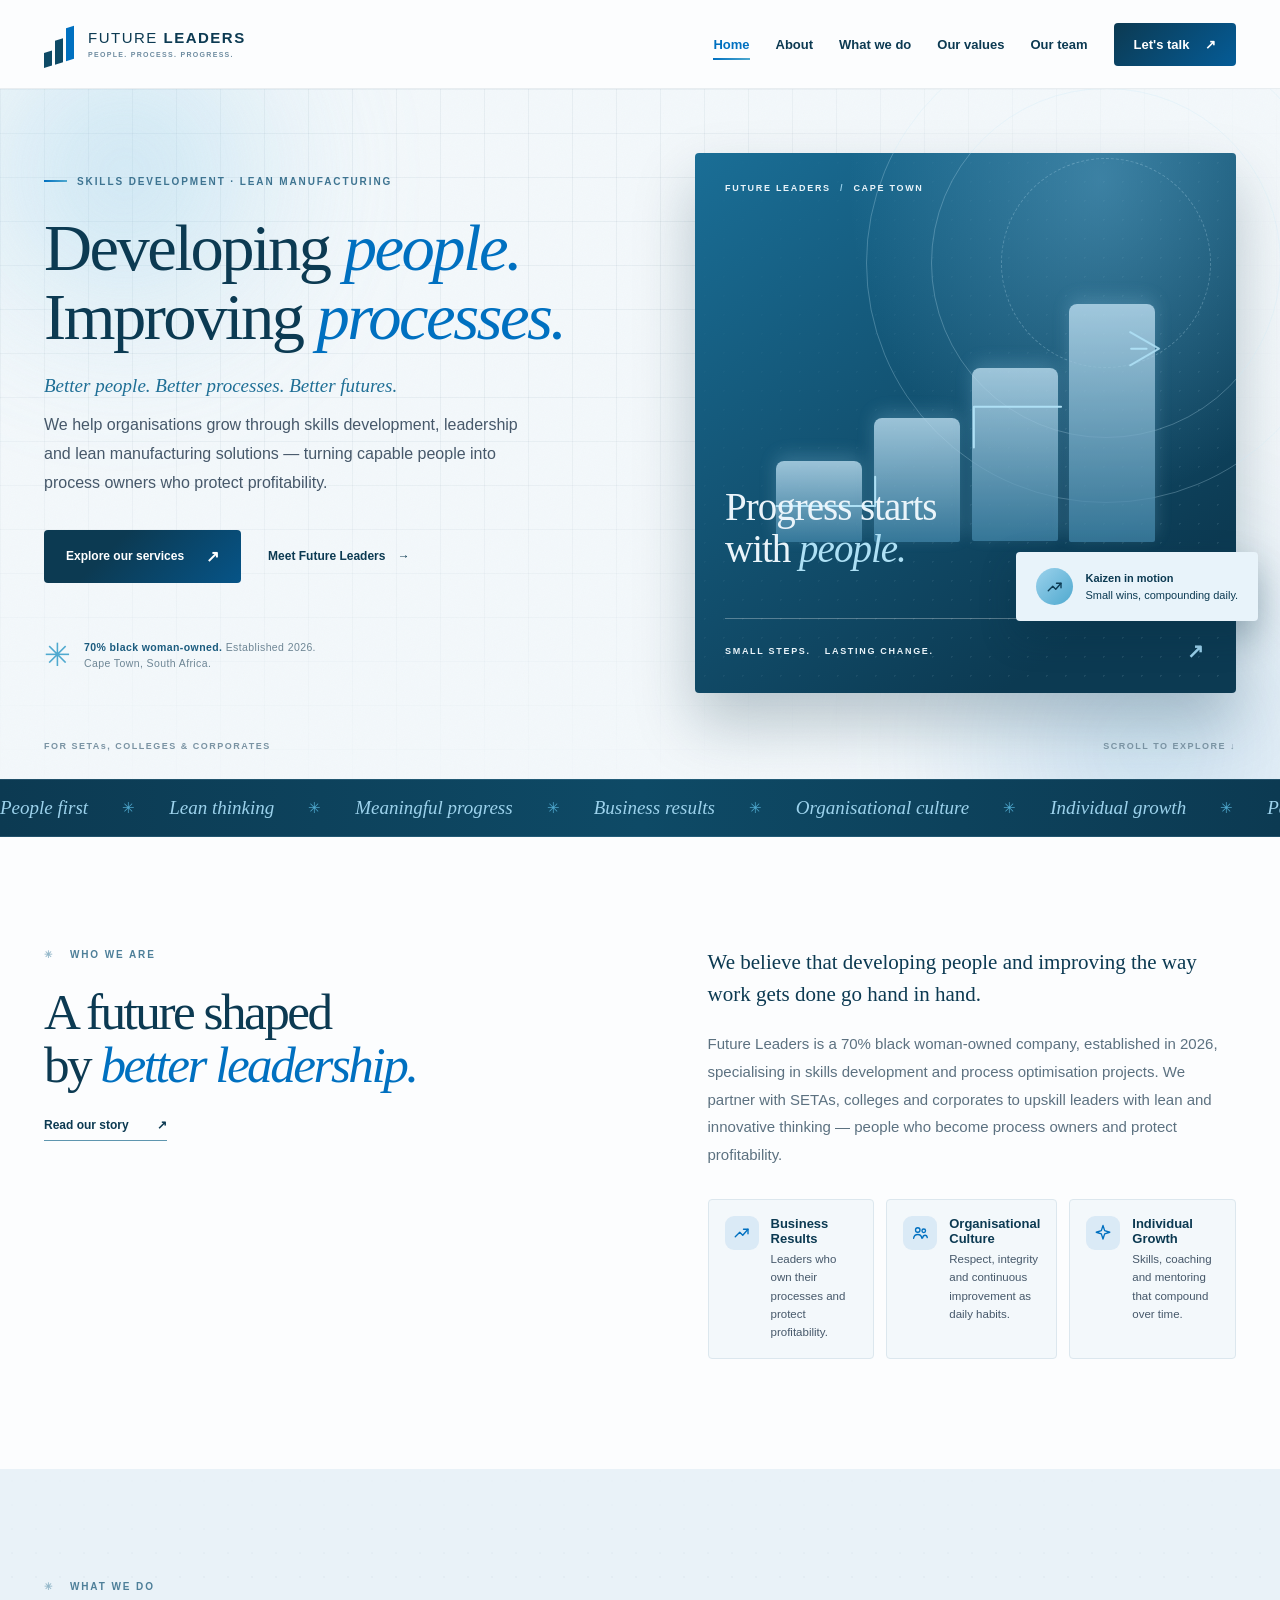
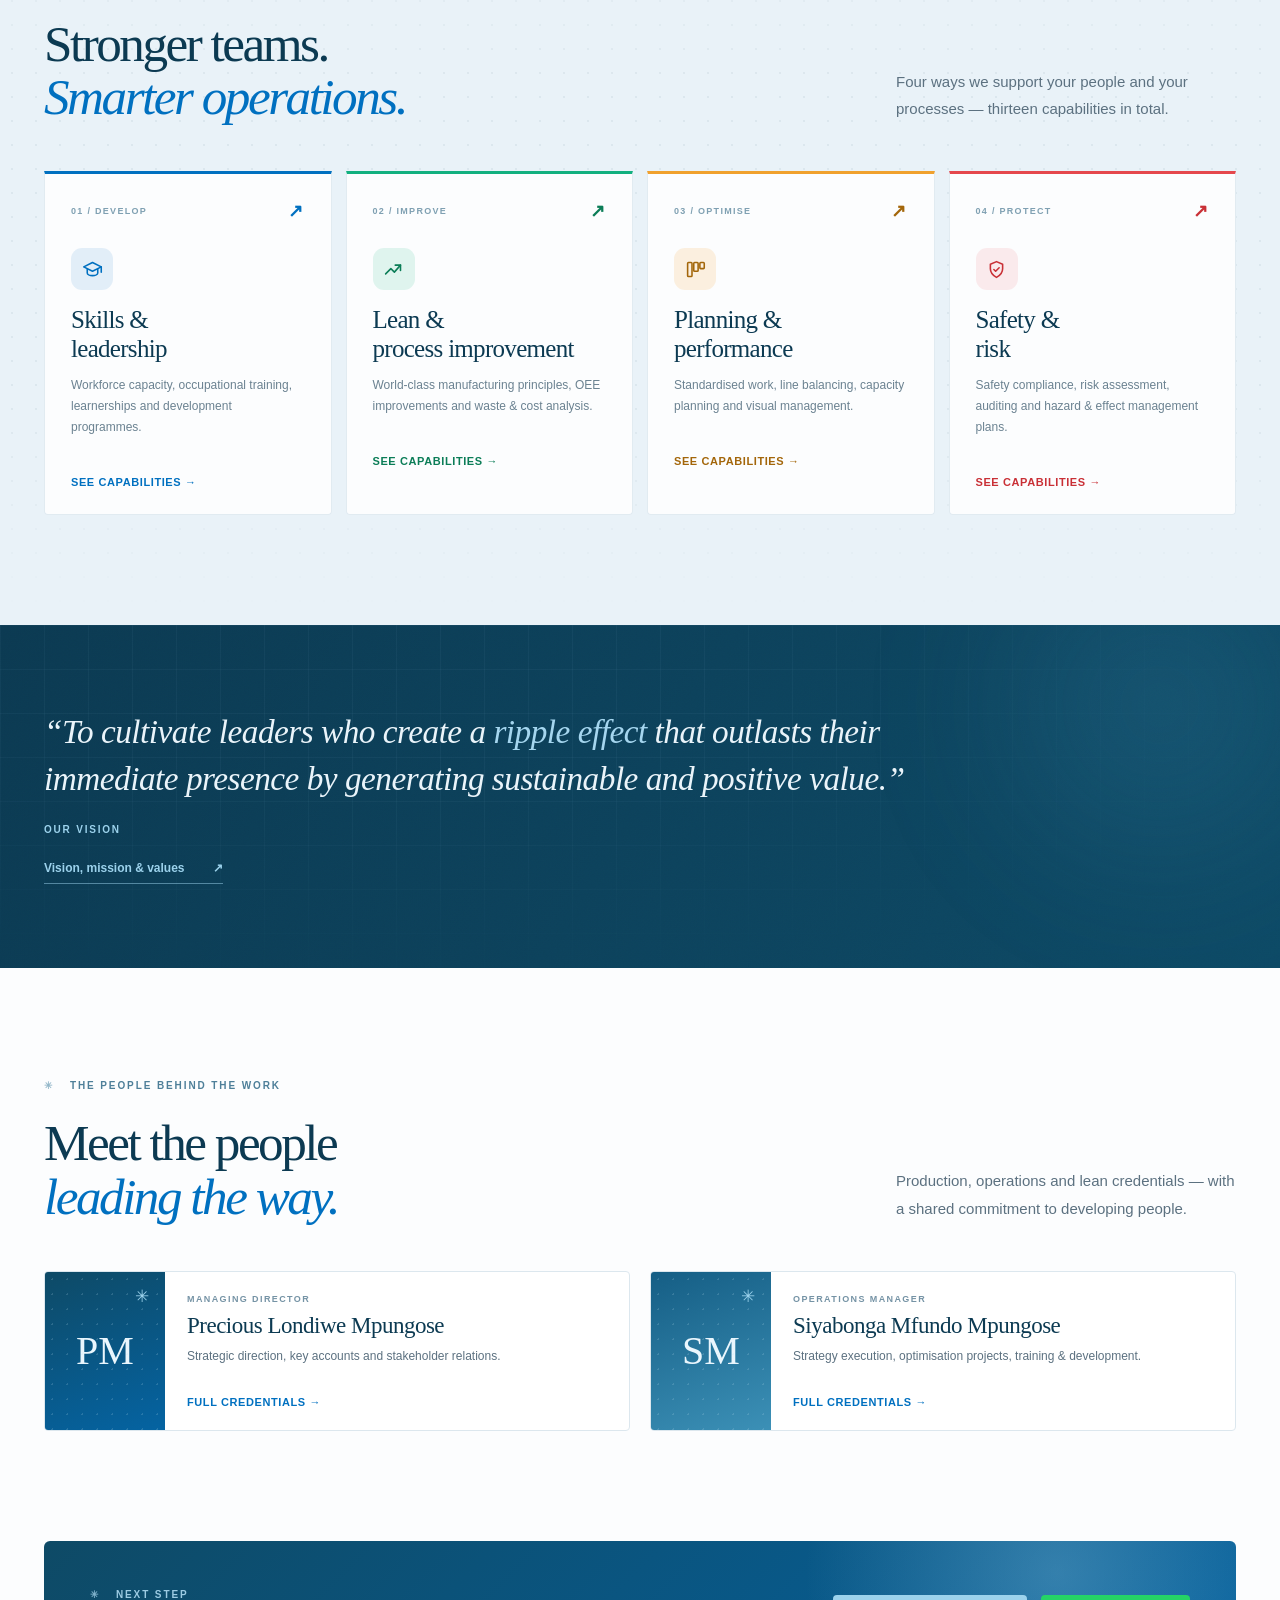
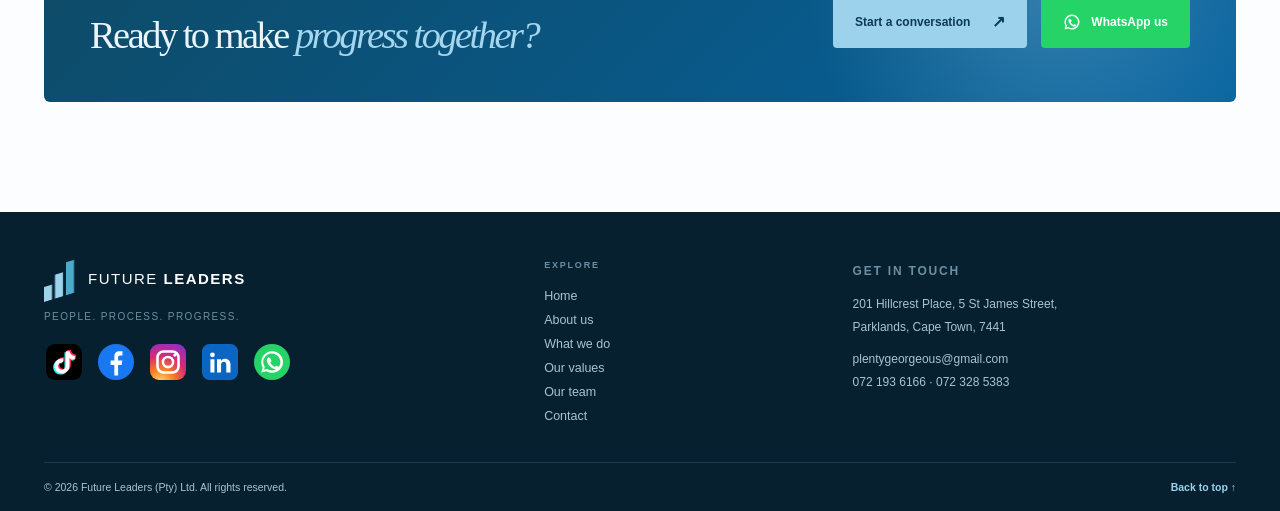
<file: Future-Leaders-PTY(LTD)2/index.html>
<!DOCTYPE html>
<html lang="en-ZA">
<head>
  <meta charset="UTF-8" />
  <meta name="viewport" content="width=device-width, initial-scale=1.0" />
  <title>Future Leaders | People. Process. Progress.</title>
  <meta name="description" content="Future Leaders (Pty) Ltd — skills development and lean process optimisation for SETAs, colleges and corporates. Cape Town, South Africa." />
  <meta name="theme-color" content="#0c3a52" />
  <link rel="icon" type="image/svg+xml" href="brandmark.svg" />
  <link rel="stylesheet" href="style.css" />
</head>
<body id="top">

  <svg xmlns="http://www.w3.org/2000/svg" style="position:absolute;width:0;height:0;overflow:hidden" aria-hidden="true">
    <symbol id="i-cap" viewBox="0 0 24 24"><g fill="none" stroke="currentColor" stroke-width="1.8" stroke-linecap="round" stroke-linejoin="round"><path d="M12 4 2 9l10 5 10-5-10-5z"/><path d="M6 11.5V16c0 1.6 2.7 3 6 3s6-1.4 6-3v-4.5"/><path d="M22 9v6"/></g></symbol>
    <symbol id="i-trend" viewBox="0 0 24 24"><g fill="none" stroke="currentColor" stroke-width="1.8" stroke-linecap="round" stroke-linejoin="round"><path d="M3 17l6-6 4 4 7-8"/><path d="M14 7h6v6"/></g></symbol>
    <symbol id="i-kanban" viewBox="0 0 24 24"><g fill="none" stroke="currentColor" stroke-width="1.8" stroke-linejoin="round"><rect x="3" y="4" width="5" height="16" rx="1"/><rect x="10" y="4" width="5" height="10" rx="1"/><rect x="17" y="4" width="5" height="7" rx="1"/></g></symbol>
    <symbol id="i-shield" viewBox="0 0 24 24"><g fill="none" stroke="currentColor" stroke-width="1.8" stroke-linecap="round" stroke-linejoin="round"><path d="M12 3l7 3v5c0 5-3.5 8-7 10-3.5-2-7-5-7-10V6l7-3z"/><path d="M9 12l2 2 4-4"/></g></symbol>
    <symbol id="i-flame" viewBox="0 0 24 24"><g fill="none" stroke="currentColor" stroke-width="1.8" stroke-linecap="round" stroke-linejoin="round"><path d="M12 3c1 3 5 4.6 5 9a5 5 0 0 1-10 0c0-2 1-3.6 2.5-5C10.5 8.6 12 7 12 3z"/><path d="M12 21a2.6 2.6 0 0 1-2.6-2.6c0-1.4 1.3-2.4 2.6-3.9 1.3 1.5 2.6 2.5 2.6 3.9A2.6 2.6 0 0 1 12 21z"/></g></symbol>
    <symbol id="i-users" viewBox="0 0 24 24"><g fill="none" stroke="currentColor" stroke-width="1.8" stroke-linecap="round" stroke-linejoin="round"><circle cx="9" cy="8" r="3"/><path d="M3.5 19c.5-3 2.5-5 5.5-5s5 2 5.5 5"/><circle cx="17" cy="9" r="2.4"/><path d="M15.5 18.6c.4-2.2 1.5-3.6 3.3-3.6 1.5 0 2.6 1.1 2.9 3.1"/></g></symbol>
    <symbol id="i-badge" viewBox="0 0 24 24"><g fill="none" stroke="currentColor" stroke-width="1.8" stroke-linecap="round" stroke-linejoin="round"><circle cx="12" cy="9" r="5"/><path d="M9.2 13.4 8 21l4-2 4 2-1.2-7.6"/><path d="M10 9l1.5 1.5L14.5 7.5"/></g></symbol>
    <symbol id="i-book" viewBox="0 0 24 24"><g fill="none" stroke="currentColor" stroke-width="1.8" stroke-linecap="round" stroke-linejoin="round"><path d="M12 6c-2-1.5-4.5-2-8-2v14c3.5 0 6 .5 8 2 2-1.5 4.5-2 8-2V4c-3.5 0-6 .5-8 2z"/><path d="M12 6v14"/></g></symbol>
    <symbol id="i-spark" viewBox="0 0 24 24"><g fill="none" stroke="currentColor" stroke-width="1.8" stroke-linejoin="round"><path d="M12 2l2.2 6.8L21 11l-6.8 2.2L12 20l-2.2-6.8L3 11l6.8-2.2L12 2z"/></g></symbol>
    <symbol id="i-building" viewBox="0 0 24 24"><g fill="none" stroke="currentColor" stroke-width="1.8" stroke-linecap="round" stroke-linejoin="round"><path d="M4 21V5a2 2 0 0 1 2-2h8a2 2 0 0 1 2 2v16"/><path d="M16 9h3a1 1 0 0 1 1 1v11"/><path d="M2 21h20"/><path d="M8 7h2M8 11h2M8 15h2M12 7h1M12 11h1M12 15h1"/></g></symbol>
    <symbol id="i-phone" viewBox="0 0 24 24"><g fill="none" stroke="currentColor" stroke-width="1.8" stroke-linecap="round" stroke-linejoin="round"><path d="M5 4h4l1.5 4.5L8 10a12 12 0 0 0 6 6l1.5-2.5L20 15v4a2 2 0 0 1-2 2A17 17 0 0 1 3 6a2 2 0 0 1 2-2z"/></g></symbol>
    <symbol id="i-pin" viewBox="0 0 24 24"><g fill="none" stroke="currentColor" stroke-width="1.8" stroke-linecap="round" stroke-linejoin="round"><path d="M12 21s-7-6-7-11a7 7 0 0 1 14 0c0 5-7 11-7 11z"/><circle cx="12" cy="10" r="2.5"/></g></symbol>
    <symbol id="i-copy" viewBox="0 0 24 24"><g fill="none" stroke="currentColor" stroke-width="1.8" stroke-linecap="round" stroke-linejoin="round"><rect x="9" y="9" width="11" height="11" rx="2"/><path d="M5 15V5a2 2 0 0 1 2-2h10"/></g></symbol>
    <symbol id="i-check" viewBox="0 0 24 24"><g fill="none" stroke="currentColor" stroke-width="2" stroke-linecap="round" stroke-linejoin="round"><path d="M4 12l5 5L20 7"/></g></symbol>
    <symbol id="i-wa-glyph" viewBox="0 0 24 24"><path fill="currentColor" d="M12 2a10 10 0 0 0-8.6 15.1L2 22l5-1.3A10 10 0 1 0 12 2zm0 2a8 8 0 1 1-4.1 14.9l-.6-.4-2.9.8.8-2.8-.4-.6A8 8 0 0 1 12 4zm-3 3.5c-.2 0-.5.1-.7.3-.6.6-1.3 1.7-1 3 .3 1.6 1.3 3.2 2.6 4.5 1.3 1.3 2.9 2.3 4.5 2.6 1.3.3 2.4-.4 3-1 .2-.2.3-.5.3-.7l-.1-.4-1.9-.9-.5.1-.7.8c-.2.2-.4.2-.6.1a7 7 0 0 1-3.4-3.4c-.1-.2 0-.4.1-.6l.8-.7.1-.5-.9-1.9-.4-.1z"/></symbol>
    <symbol id="i-tiktok" viewBox="0 0 24 24"><rect width="24" height="24" rx="6" fill="#000"/><g transform="translate(2.4 2.4) scale(.8)"><path fill="#25F4EE" transform="translate(-1.1 .9)" d="M16.6 3c.4 2.3 1.9 3.8 4.4 4v3.1c-1.7 0-3.2-.5-4.4-1.4v6.6a6.3 6.3 0 1 1-6.3-6.3c.3 0 .7 0 1 .1v3.2a3.2 3.2 0 1 0 2.2 3V3h3.1z"/><path fill="#FE2C55" transform="translate(1.1 -.9)" d="M16.6 3c.4 2.3 1.9 3.8 4.4 4v3.1c-1.7 0-3.2-.5-4.4-1.4v6.6a6.3 6.3 0 1 1-6.3-6.3c.3 0 .7 0 1 .1v3.2a3.2 3.2 0 1 0 2.2 3V3h3.1z"/><path fill="#fff" d="M16.6 3c.4 2.3 1.9 3.8 4.4 4v3.1c-1.7 0-3.2-.5-4.4-1.4v6.6a6.3 6.3 0 1 1-6.3-6.3c.3 0 .7 0 1 .1v3.2a3.2 3.2 0 1 0 2.2 3V3h3.1z"/></g></symbol>
    <symbol id="i-facebook" viewBox="0 0 24 24"><circle cx="12" cy="12" r="12" fill="#1877F2"/><path fill="#fff" d="M13.4 21v-7h2.4l.4-3h-2.8V9.1c0-.9.3-1.5 1.6-1.5h1.3V4.9c-.3 0-1.1-.1-2-.1-2 0-3.4 1.2-3.4 3.5V11H8.4v3h2.5v7h2.5z"/></symbol>
    <symbol id="i-instagram" viewBox="0 0 24 24"><defs><radialGradient id="ig-grad" cx="30%" cy="107%" r="150%"><stop offset="0" stop-color="#FEDA75"/><stop offset=".25" stop-color="#FA7E1E"/><stop offset=".5" stop-color="#D62976"/><stop offset=".75" stop-color="#962FBF"/><stop offset="1" stop-color="#4F5BD5"/></radialGradient></defs><rect width="24" height="24" rx="6" fill="url(#ig-grad)"/><g fill="none" stroke="#fff" stroke-width="1.7"><rect x="5" y="5" width="14" height="14" rx="4"/><circle cx="12" cy="12" r="3.4"/></g><circle cx="16.6" cy="7.4" r="1.1" fill="#fff"/></symbol>
    <symbol id="i-linkedin" viewBox="0 0 24 24"><rect width="24" height="24" rx="5" fill="#0A66C2"/><path fill="#fff" d="M8.3 10.2H5.6V19h2.7v-8.8zM6.95 5.6a1.6 1.6 0 1 0 0 3.2 1.6 1.6 0 0 0 0-3.2zM19 13.9c0-2.7-1.5-4.1-3.6-4.1-1.3 0-2.2.6-2.7 1.5v-1.1H10V19h2.7v-4.9c0-1.3.6-2.2 1.8-2.2 1.1 0 1.7.8 1.7 2.2V19H19v-5.1z"/></symbol>
    <symbol id="i-whatsapp" viewBox="0 0 24 24"><circle cx="12" cy="12" r="12" fill="#25D366"/><path fill="#fff" d="M12 4.8a7.2 7.2 0 0 0-6.2 10.8L4.8 19l3.5-.9A7.2 7.2 0 1 0 12 4.8zm0 1.6a5.6 5.6 0 1 1-2.9 10.4l-.4-.2-2 .5.5-2-.3-.4A5.6 5.6 0 0 1 12 6.4zm-2.1 2.5c-.15 0-.4.05-.55.25-.5.5-.95 1.25-.75 2.2.25 1.2 1 2.4 2 3.4 1 1 2.2 1.75 3.4 2 .95.2 1.7-.25 2.2-.75.2-.2.25-.45.25-.55l-.05-.3-1.45-.7-.4.05-.55.6c-.15.15-.3.15-.45.05a5.4 5.4 0 0 1-2.6-2.6c-.1-.15-.05-.3.05-.45l.6-.55.05-.4-.7-1.45-.3-.05z"/></symbol>
  </svg>

  <a class="skip-link" href="#main">Skip to content</a>

  <header class="site-header">
    <div class="wrap header-inner">
      <a class="brand" href="index.html" aria-label="Future Leaders home">
        <span class="brand-symbol" aria-hidden="true"><i></i><i></i><i></i></span>
        <span class="brand-name">FUTURE <strong>LEADERS</strong><small>PEOPLE. PROCESS. PROGRESS.</small></span>
      </a>
      <nav class="main-nav" id="main-menu" aria-label="Main navigation">
        <a href="index.html" class="is-active" aria-current="page">Home</a>
        <a href="about.html">About</a>
        <a href="services.html">What we do</a>
        <a href="values.html">Our values</a>
        <a href="team.html">Our team</a>
        <a class="nav-contact" href="contact.html">Let's talk <span aria-hidden="true">↗</span></a>
      </nav>
      <button class="menu-toggle" type="button" aria-expanded="false" aria-controls="main-menu" aria-label="Open navigation menu"><span></span><span></span><span></span></button>
    </div>
    <div class="progress" aria-hidden="true"></div>
  </header>

  <main id="main">
    <section class="hero grid-bg" aria-label="Introduction">
      <div class="orb orb-a" aria-hidden="true"></div>
      <div class="orb orb-b" aria-hidden="true"></div>
      <div class="grain" aria-hidden="true"></div>
      <div class="wrap">
        <div class="hero-layout">
          <div class="hero-copy">
            <p class="eyebrow" data-hero style="--d:.05s"><span class="eyebrow-line" aria-hidden="true"></span>SKILLS DEVELOPMENT · LEAN MANUFACTURING</p>
            <h1 data-hero style="--d:.15s">Developing <em>people.</em><br />Improving <em>processes.</em></h1>
            <p class="hero-tagline" data-hero style="--d:.25s">Better people. Better processes. Better futures.</p>
            <p class="hero-intro" data-hero style="--d:.35s">We help organisations grow through skills development, leadership and lean manufacturing solutions — turning capable people into process owners who protect profitability.</p>
            <div class="hero-actions" data-hero style="--d:.45s">
              <a class="button button-primary" href="services.html">Explore our services <span aria-hidden="true">↗</span></a>
              <a class="text-link" href="about.html">Meet Future Leaders <span aria-hidden="true">→</span></a>
            </div>
            <div class="hero-note" data-hero style="--d:.55s">
              <span class="mini-mark" aria-hidden="true">✳</span>
              <p><strong>70% black woman-owned.</strong> Established 2026.<br />Cape Town, South Africa.</p>
            </div>
          </div>
          <div class="hero-visual">
            <div class="hero-art" data-hero="art" style="--d:.3s">
              <span class="art-halo art-halo-one" aria-hidden="true"></span>
              <span class="art-halo art-halo-two" aria-hidden="true"></span>
              <span class="art-halo art-halo-three" aria-hidden="true"></span>
              <span class="art-pattern" aria-hidden="true"></span>
              <p class="art-label">FUTURE LEADERS <span aria-hidden="true">/</span> CAPE TOWN</p>
              <div class="art-bars" aria-hidden="true"><span style="--i:0"></span><span style="--i:1"></span><span style="--i:2"></span><span style="--i:3"></span></div>
              <svg class="kaizen" viewBox="0 0 100 60" preserveAspectRatio="none" aria-hidden="true">
                <path d="M4 50 L28 50 L28 38 L52 38 L52 26 L76 26 L76 12 L94 12" pathLength="1" />
                <path class="kaizen-head" d="M90 8 L97 12 L90 16" />
              </svg>
              <p class="art-title">Progress starts<br />with <em>people.</em></p>
              <p class="art-bottom"><span>SMALL STEPS.</span><span>LASTING CHANGE.</span><span aria-hidden="true">↗</span></p>
            </div>
            <div class="floating-wrap" data-hero style="--d:.9s">
              <div class="floating-card">
                <span class="floating-icon" aria-hidden="true"><svg class="icon"><use href="#i-trend"/></svg></span>
                <p><strong>Kaizen in motion</strong><br />Small wins, compounding daily.</p>
              </div>
            </div>
          </div>
        </div>
        <div class="hero-foot" data-hero style="--d:.7s">
          <span>FOR SETAs, COLLEGES &amp; CORPORATES</span>
          <span>SCROLL TO EXPLORE <span class="scroll-arrow" aria-hidden="true">↓</span></span>
        </div>
      </div>
    </section>

    <div class="stripe" aria-hidden="true">
      <div class="stripe-track">
        <div class="stripe-group"><span>People first</span><span class="s-star">✳</span><span>Lean thinking</span><span class="s-star">✳</span><span>Meaningful progress</span><span class="s-star">✳</span><span>Business results</span><span class="s-star">✳</span><span>Organisational culture</span><span class="s-star">✳</span><span>Individual growth</span><span class="s-star">✳</span></div>
        <div class="stripe-group"><span>People first</span><span class="s-star">✳</span><span>Lean thinking</span><span class="s-star">✳</span><span>Meaningful progress</span><span class="s-star">✳</span><span>Business results</span><span class="s-star">✳</span><span>Organisational culture</span><span class="s-star">✳</span><span>Individual growth</span><span class="s-star">✳</span></div>
      </div>
    </div>

    <section class="section" id="glance">
      <div class="wrap">
        <div class="split-heading">
          <div class="sticky-col">
            <div data-reveal>
              <p class="section-kicker"><span>✳</span>WHO WE ARE</p>
              <h2>A future shaped<br />by <em>better leadership.</em></h2>
              <a class="underlined-link" href="about.html">Read our story <span aria-hidden="true">↗</span></a>
            </div>
          </div>
          <div class="body-copy">
            <p class="lead" data-reveal>We believe that developing people and improving the way work gets done go hand in hand.</p>
            <p data-reveal style="--rd:.1s">Future Leaders is a 70% black woman-owned company, established in 2026, specialising in skills development and process optimisation projects. We partner with SETAs, colleges and corporates to upskill leaders with lean and innovative thinking — people who become process owners and protect profitability.</p>
            <div class="pillars">
              <div class="pillar" data-reveal style="--rd:.1s"><span class="p-icon" aria-hidden="true"><svg class="icon"><use href="#i-trend"/></svg></span><div><h4>Business Results</h4><p>Leaders who own their processes and protect profitability.</p></div></div>
              <div class="pillar" data-reveal style="--rd:.2s"><span class="p-icon" aria-hidden="true"><svg class="icon"><use href="#i-users"/></svg></span><div><h4>Organisational Culture</h4><p>Respect, integrity and continuous improvement as daily habits.</p></div></div>
              <div class="pillar" data-reveal style="--rd:.3s"><span class="p-icon" aria-hidden="true"><svg class="icon"><use href="#i-spark"/></svg></span><div><h4>Individual Growth</h4><p>Skills, coaching and mentoring that compound over time.</p></div></div>
            </div>
          </div>
        </div>
      </div>
    </section>

    <section class="section services-bg" id="services-preview">
      <div class="wrap">
        <div class="section-top">
          <div data-reveal>
            <p class="section-kicker"><span>✳</span>WHAT WE DO</p>
            <h2>Stronger teams.<br /><em>Smarter operations.</em></h2>
          </div>
          <p data-reveal style="--rd:.15s">Four ways we support your people and your processes — thirteen capabilities in total.</p>
        </div>
        <div class="service-grid">
          <a class="service-card acc-blue" href="services.html#develop" data-reveal>
            <div class="card-top"><span>01 / DEVELOP</span><span class="card-arrow" aria-hidden="true">↗</span></div>
            <span class="card-icon" aria-hidden="true"><svg class="icon"><use href="#i-cap"/></svg></span>
            <h3>Skills &amp;<br />leadership</h3>
            <p>Workforce capacity, occupational training, learnerships and development programmes.</p>
            <span class="card-cta">SEE CAPABILITIES →</span>
          </a>
          <a class="service-card acc-green" href="services.html#improve" data-reveal style="--rd:.1s">
            <div class="card-top"><span>02 / IMPROVE</span><span class="card-arrow" aria-hidden="true">↗</span></div>
            <span class="card-icon" aria-hidden="true"><svg class="icon"><use href="#i-trend"/></svg></span>
            <h3>Lean &amp;<br />process improvement</h3>
            <p>World-class manufacturing principles, OEE improvements and waste &amp; cost analysis.</p>
            <span class="card-cta">SEE CAPABILITIES →</span>
          </a>
          <a class="service-card acc-amber" href="services.html#optimise" data-reveal style="--rd:.2s">
            <div class="card-top"><span>03 / OPTIMISE</span><span class="card-arrow" aria-hidden="true">↗</span></div>
            <span class="card-icon" aria-hidden="true"><svg class="icon"><use href="#i-kanban"/></svg></span>
            <h3>Planning &amp;<br />performance</h3>
            <p>Standardised work, line balancing, capacity planning and visual management.</p>
            <span class="card-cta">SEE CAPABILITIES →</span>
          </a>
          <a class="service-card acc-red" href="services.html#protect" data-reveal style="--rd:.3s">
            <div class="card-top"><span>04 / PROTECT</span><span class="card-arrow" aria-hidden="true">↗</span></div>
            <span class="card-icon" aria-hidden="true"><svg class="icon"><use href="#i-shield"/></svg></span>
            <h3>Safety &amp;<br />risk</h3>
            <p>Safety compliance, risk assessment, auditing and hazard &amp; effect management plans.</p>
            <span class="card-cta">SEE CAPABILITIES →</span>
          </a>
        </div>
      </div>
    </section>

    <section class="quote grid-bg on-dark">
      <div class="orb orb-c" aria-hidden="true"></div>
      <div class="grain grain-light" aria-hidden="true"></div>
      <div class="wrap" data-reveal>
        <blockquote>“To cultivate leaders who create a <em>ripple effect</em> that outlasts their immediate presence by generating sustainable and positive value.”</blockquote>
        <cite>OUR VISION</cite>
        <a class="underlined-link on-dark" href="values.html">Vision, mission &amp; values <span aria-hidden="true">↗</span></a>
      </div>
    </section>

    <section class="section" id="team-preview">
      <div class="wrap">
        <div class="section-top">
          <div data-reveal>
            <p class="section-kicker"><span>✳</span>THE PEOPLE BEHIND THE WORK</p>
            <h2>Meet the people<br /><em>leading the way.</em></h2>
          </div>
          <p data-reveal style="--rd:.15s">Production, operations and lean credentials — with a shared commitment to developing people.</p>
        </div>
        <div class="team-grid">
          <a class="person-card compact" href="team.html" data-reveal>
            <div class="person-monogram" aria-hidden="true"><span class="mono-star">✳</span>PM</div>
            <div class="person-info">
              <p class="person-role">MANAGING DIRECTOR</p>
              <h3>Precious Londiwe Mpungose</h3>
              <p class="person-duties">Strategic direction, key accounts and stakeholder relations.</p>
              <span class="card-cta" style="color:var(--blue)">FULL CREDENTIALS →</span>
            </div>
          </a>
          <a class="person-card compact" href="team.html" data-reveal style="--rd:.15s">
            <div class="person-monogram second" aria-hidden="true"><span class="mono-star">✳</span>SM</div>
            <div class="person-info">
              <p class="person-role">OPERATIONS MANAGER</p>
              <h3>Siyabonga Mfundo Mpungose</h3>
              <p class="person-duties">Strategy execution, optimisation projects, training &amp; development.</p>
              <span class="card-cta" style="color:var(--blue)">FULL CREDENTIALS →</span>
            </div>
          </a>
        </div>
      </div>
    </section>

    <section class="cta">
      <div class="wrap">
        <div class="cta-band" data-reveal>
          <div>
            <p class="section-kicker light-kicker"><span>✳</span>NEXT STEP</p>
            <h2>Ready to make <em>progress together?</em></h2>
          </div>
          <div class="cta-actions">
            <a class="button button-light" href="contact.html">Start a conversation <span aria-hidden="true">↗</span></a>
            <a class="button button-wa" href="https://wa.me/27721936166?text=Hello%20Future%20Leaders" target="_blank" rel="noopener"><svg class="icon" aria-hidden="true"><use href="#i-wa-glyph"/></svg>WhatsApp us</a>
          </div>
        </div>
      </div>
    </section>
  </main>

  <footer class="site-footer">
    <div class="wrap">
      <div class="footer-grid">
        <div>
          <a class="brand footer-brand" href="index.html">
            <span class="brand-symbol light" aria-hidden="true"><i></i><i></i><i></i></span>
            <span class="brand-name">FUTURE <strong>LEADERS</strong></span>
          </a>
          <p class="footer-tag">PEOPLE. PROCESS. PROGRESS.</p>
          <div class="socials" aria-label="Follow us">
            <a class="social tiktok" href="https://www.tiktok.com/" target="_blank" rel="noopener" aria-label="Future Leaders on TikTok" title="TikTok"><svg class="icon"><use href="#i-tiktok"/></svg></a>
            <a class="social facebook" href="https://www.facebook.com/" target="_blank" rel="noopener" aria-label="Future Leaders on Facebook" title="Facebook"><svg class="icon"><use href="#i-facebook"/></svg></a>
            <a class="social instagram" href="https://www.instagram.com/" target="_blank" rel="noopener" aria-label="Future Leaders on Instagram" title="Instagram"><svg class="icon"><use href="#i-instagram"/></svg></a>
            <a class="social linkedin" href="https://www.linkedin.com/" target="_blank" rel="noopener" aria-label="Future Leaders on LinkedIn" title="LinkedIn"><svg class="icon"><use href="#i-linkedin"/></svg></a>
            <a class="social whatsapp" href="https://wa.me/27721936166?text=Hello%20Future%20Leaders" target="_blank" rel="noopener" aria-label="Future Leaders on WhatsApp" title="WhatsApp"><svg class="icon"><use href="#i-whatsapp"/></svg></a>
          </div>
        </div>
        <div>
          <p class="footer-h">EXPLORE</p>
          <nav class="footer-links" aria-label="Footer">
            <a href="index.html">Home</a>
            <a href="about.html">About us</a>
            <a href="services.html">What we do</a>
            <a href="values.html">Our values</a>
            <a href="team.html">Our team</a>
            <a href="contact.html">Contact</a>
          </nav>
        </div>
        <div class="footer-contact">
          <p class="footer-h">GET IN TOUCH</p>
          <p>201 Hillcrest Place, 5 St James Street,<br />Parklands, Cape Town, 7441</p>
          <p><a href="mailto:plentygeorgeous@gmail.com">plentygeorgeous@gmail.com</a><br /><a href="tel:+27721936166">072 193 6166</a> · <a href="tel:+27723285383">072 328 5383</a></p>
        </div>
      </div>
      <div class="footer-base">
        <p style="margin:0">© <span id="year">2026</span> Future Leaders (Pty) Ltd. All rights reserved.</p>
        <a class="top-link" href="#top">Back to top ↑</a>
      </div>
    </div>
  </footer>

  <div class="toast" id="toast" role="status" aria-live="polite"><svg class="icon" aria-hidden="true"><use href="#i-check"/></svg><span id="toast-text"></span></div>
  <script src="script.js"></script>
</body>
</html>
</file>
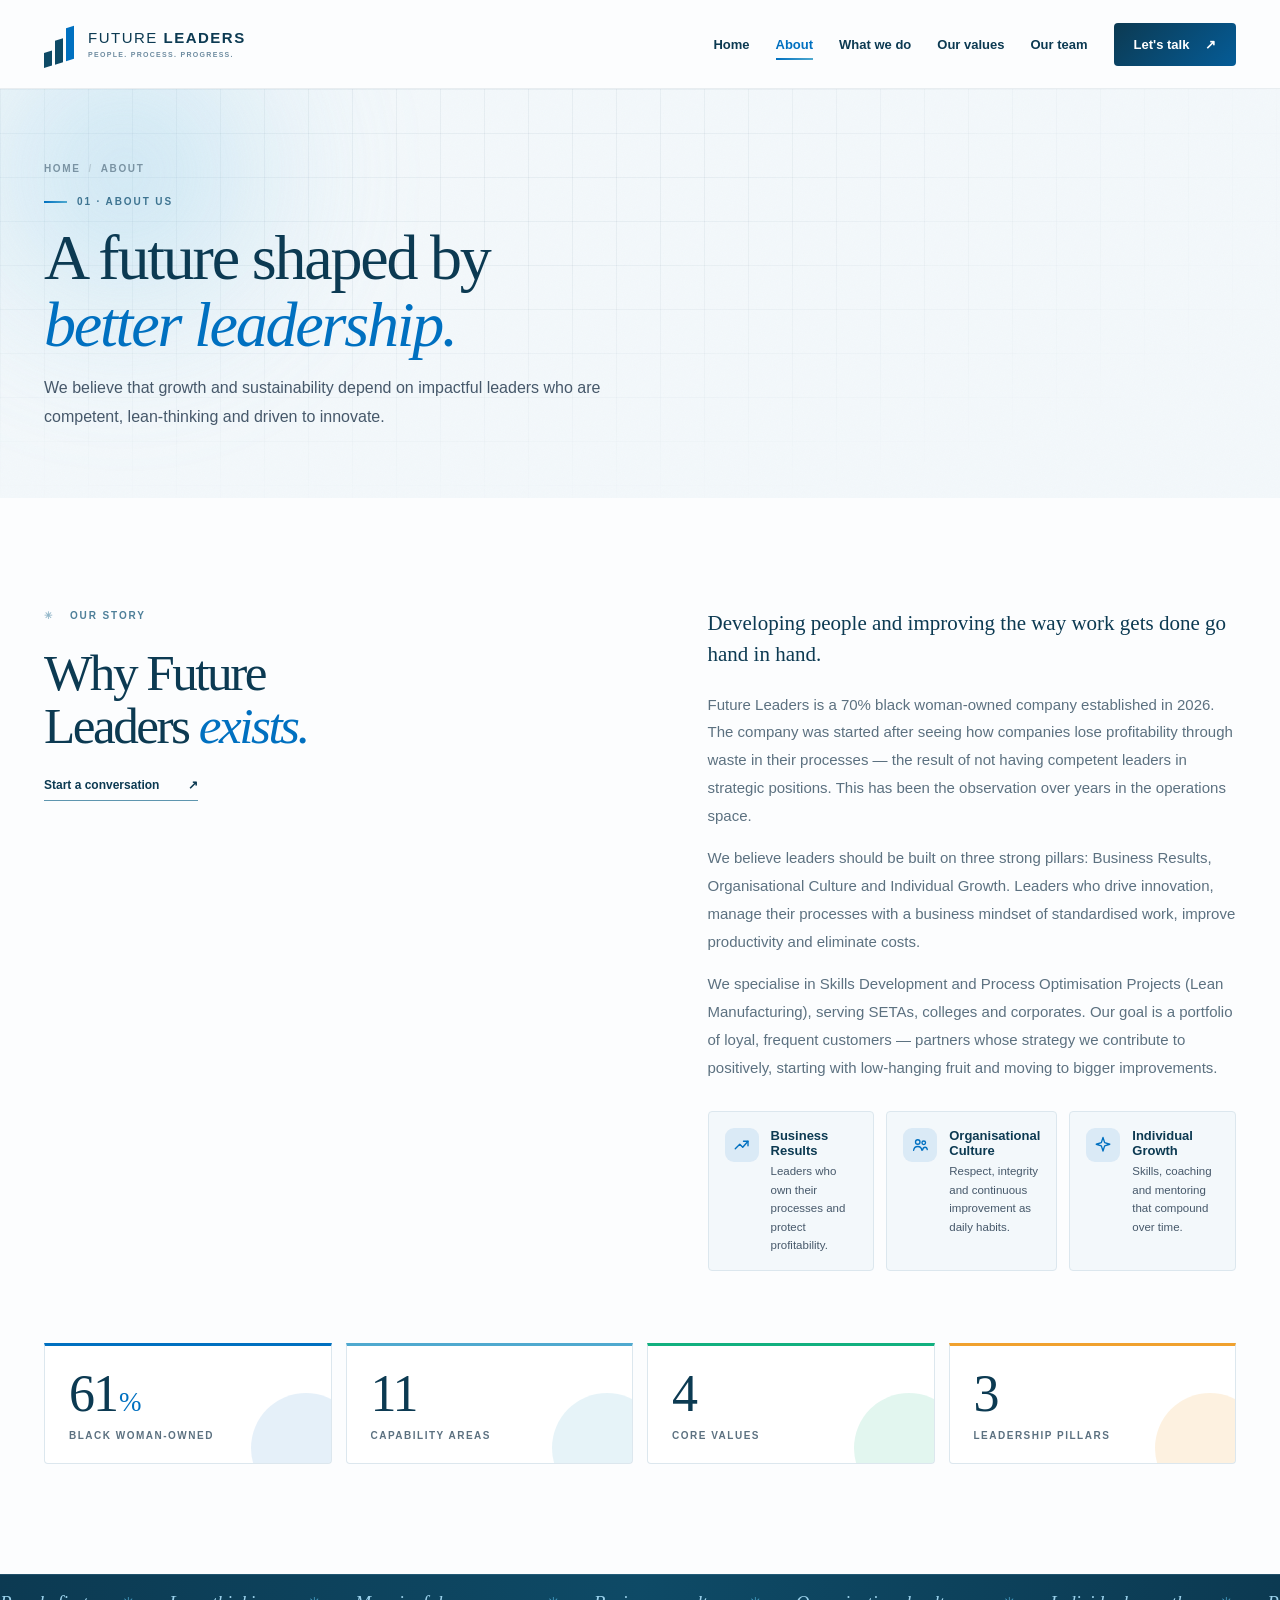
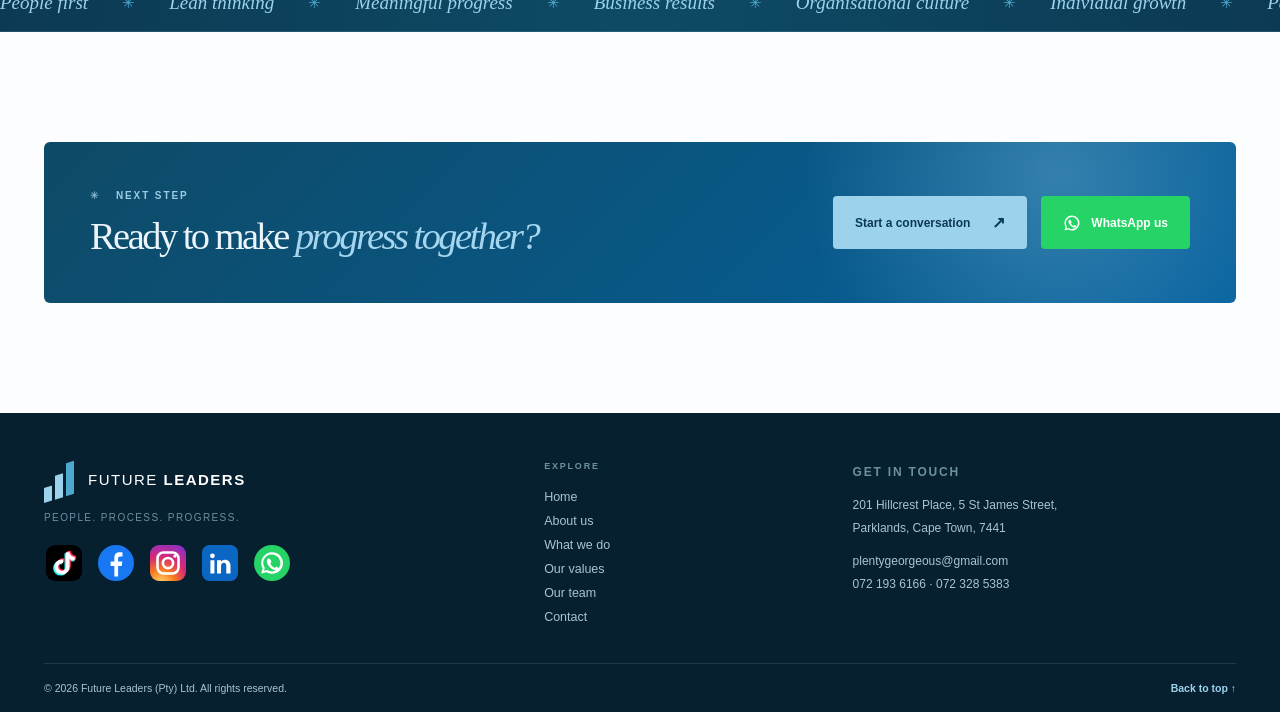
<file: Future-Leaders-PTY(LTD)2/about.html>
<!DOCTYPE html>
<html lang="en-ZA">
<head>
  <meta charset="UTF-8" />
  <meta name="viewport" content="width=device-width, initial-scale=1.0" />
  <title>About us | Future Leaders</title>
  <meta name="description" content="Future Leaders is a 70% black woman-owned company established in 2026, specialising in skills development and lean process optimisation." />
  <meta name="theme-color" content="#0c3a52" />
  <link rel="icon" type="image/svg+xml" href="brandmark.svg" />
  <link rel="stylesheet" href="style.css" />
</head>
<body id="top">

  <svg xmlns="http://www.w3.org/2000/svg" style="position:absolute;width:0;height:0;overflow:hidden" aria-hidden="true">
    <symbol id="i-trend" viewBox="0 0 24 24"><g fill="none" stroke="currentColor" stroke-width="1.8" stroke-linecap="round" stroke-linejoin="round"><path d="M3 17l6-6 4 4 7-8"/><path d="M14 7h6v6"/></g></symbol>
    <symbol id="i-users" viewBox="0 0 24 24"><g fill="none" stroke="currentColor" stroke-width="1.8" stroke-linecap="round" stroke-linejoin="round"><circle cx="9" cy="8" r="3"/><path d="M3.5 19c.5-3 2.5-5 5.5-5s5 2 5.5 5"/><circle cx="17" cy="9" r="2.4"/><path d="M15.5 18.6c.4-2.2 1.5-3.6 3.3-3.6 1.5 0 2.6 1.1 2.9 3.1"/></g></symbol>
    <symbol id="i-spark" viewBox="0 0 24 24"><g fill="none" stroke="currentColor" stroke-width="1.8" stroke-linejoin="round"><path d="M12 2l2.2 6.8L21 11l-6.8 2.2L12 20l-2.2-6.8L3 11l6.8-2.2L12 2z"/></g></symbol>
    <symbol id="i-check" viewBox="0 0 24 24"><g fill="none" stroke="currentColor" stroke-width="2" stroke-linecap="round" stroke-linejoin="round"><path d="M4 12l5 5L20 7"/></g></symbol>
    <symbol id="i-wa-glyph" viewBox="0 0 24 24"><path fill="currentColor" d="M12 2a10 10 0 0 0-8.6 15.1L2 22l5-1.3A10 10 0 1 0 12 2zm0 2a8 8 0 1 1-4.1 14.9l-.6-.4-2.9.8.8-2.8-.4-.6A8 8 0 0 1 12 4zm-3 3.5c-.2 0-.5.1-.7.3-.6.6-1.3 1.7-1 3 .3 1.6 1.3 3.2 2.6 4.5 1.3 1.3 2.9 2.3 4.5 2.6 1.3.3 2.4-.4 3-1 .2-.2.3-.5.3-.7l-.1-.4-1.9-.9-.5.1-.7.8c-.2.2-.4.2-.6.1a7 7 0 0 1-3.4-3.4c-.1-.2 0-.4.1-.6l.8-.7.1-.5-.9-1.9-.4-.1z"/></symbol>
    <symbol id="i-tiktok" viewBox="0 0 24 24"><rect width="24" height="24" rx="6" fill="#000"/><g transform="translate(2.4 2.4) scale(.8)"><path fill="#25F4EE" transform="translate(-1.1 .9)" d="M16.6 3c.4 2.3 1.9 3.8 4.4 4v3.1c-1.7 0-3.2-.5-4.4-1.4v6.6a6.3 6.3 0 1 1-6.3-6.3c.3 0 .7 0 1 .1v3.2a3.2 3.2 0 1 0 2.2 3V3h3.1z"/><path fill="#FE2C55" transform="translate(1.1 -.9)" d="M16.6 3c.4 2.3 1.9 3.8 4.4 4v3.1c-1.7 0-3.2-.5-4.4-1.4v6.6a6.3 6.3 0 1 1-6.3-6.3c.3 0 .7 0 1 .1v3.2a3.2 3.2 0 1 0 2.2 3V3h3.1z"/><path fill="#fff" d="M16.6 3c.4 2.3 1.9 3.8 4.4 4v3.1c-1.7 0-3.2-.5-4.4-1.4v6.6a6.3 6.3 0 1 1-6.3-6.3c.3 0 .7 0 1 .1v3.2a3.2 3.2 0 1 0 2.2 3V3h3.1z"/></g></symbol>
    <symbol id="i-facebook" viewBox="0 0 24 24"><circle cx="12" cy="12" r="12" fill="#1877F2"/><path fill="#fff" d="M13.4 21v-7h2.4l.4-3h-2.8V9.1c0-.9.3-1.5 1.6-1.5h1.3V4.9c-.3 0-1.1-.1-2-.1-2 0-3.4 1.2-3.4 3.5V11H8.4v3h2.5v7h2.5z"/></symbol>
    <symbol id="i-instagram" viewBox="0 0 24 24"><defs><radialGradient id="ig-grad" cx="30%" cy="107%" r="150%"><stop offset="0" stop-color="#FEDA75"/><stop offset=".25" stop-color="#FA7E1E"/><stop offset=".5" stop-color="#D62976"/><stop offset=".75" stop-color="#962FBF"/><stop offset="1" stop-color="#4F5BD5"/></radialGradient></defs><rect width="24" height="24" rx="6" fill="url(#ig-grad)"/><g fill="none" stroke="#fff" stroke-width="1.7"><rect x="5" y="5" width="14" height="14" rx="4"/><circle cx="12" cy="12" r="3.4"/></g><circle cx="16.6" cy="7.4" r="1.1" fill="#fff"/></symbol>
    <symbol id="i-linkedin" viewBox="0 0 24 24"><rect width="24" height="24" rx="5" fill="#0A66C2"/><path fill="#fff" d="M8.3 10.2H5.6V19h2.7v-8.8zM6.95 5.6a1.6 1.6 0 1 0 0 3.2 1.6 1.6 0 0 0 0-3.2zM19 13.9c0-2.7-1.5-4.1-3.6-4.1-1.3 0-2.2.6-2.7 1.5v-1.1H10V19h2.7v-4.9c0-1.3.6-2.2 1.8-2.2 1.1 0 1.7.8 1.7 2.2V19H19v-5.1z"/></symbol>
    <symbol id="i-whatsapp" viewBox="0 0 24 24"><circle cx="12" cy="12" r="12" fill="#25D366"/><path fill="#fff" d="M12 4.8a7.2 7.2 0 0 0-6.2 10.8L4.8 19l3.5-.9A7.2 7.2 0 1 0 12 4.8zm0 1.6a5.6 5.6 0 1 1-2.9 10.4l-.4-.2-2 .5.5-2-.3-.4A5.6 5.6 0 0 1 12 6.4zm-2.1 2.5c-.15 0-.4.05-.55.25-.5.5-.95 1.25-.75 2.2.25 1.2 1 2.4 2 3.4 1 1 2.2 1.75 3.4 2 .95.2 1.7-.25 2.2-.75.2-.2.25-.45.25-.55l-.05-.3-1.45-.7-.4.05-.55.6c-.15.15-.3.15-.45.05a5.4 5.4 0 0 1-2.6-2.6c-.1-.15-.05-.3.05-.45l.6-.55.05-.4-.7-1.45-.3-.05z"/></symbol>
  </svg>

  <a class="skip-link" href="#main">Skip to content</a>

  <header class="site-header">
    <div class="wrap header-inner">
      <a class="brand" href="index.html" aria-label="Future Leaders home">
        <span class="brand-symbol" aria-hidden="true"><i></i><i></i><i></i></span>
        <span class="brand-name">FUTURE <strong>LEADERS</strong><small>PEOPLE. PROCESS. PROGRESS.</small></span>
      </a>
      <nav class="main-nav" id="main-menu" aria-label="Main navigation">
        <a href="index.html">Home</a>
        <a href="about.html" class="is-active" aria-current="page">About</a>
        <a href="services.html">What we do</a>
        <a href="values.html">Our values</a>
        <a href="team.html">Our team</a>
        <a class="nav-contact" href="contact.html">Let's talk <span aria-hidden="true">↗</span></a>
      </nav>
      <button class="menu-toggle" type="button" aria-expanded="false" aria-controls="main-menu" aria-label="Open navigation menu"><span></span><span></span><span></span></button>
    </div>
    <div class="progress" aria-hidden="true"></div>
  </header>

  <main id="main">
    <section class="page-hero grid-bg">
      <div class="orb orb-a" aria-hidden="true"></div>
      <div class="grain" aria-hidden="true"></div>
      <div class="wrap">
        <p class="crumb"><a href="index.html">HOME</a><span class="sep">/</span>ABOUT</p>
        <p class="eyebrow"><span class="eyebrow-line" aria-hidden="true"></span>01 · ABOUT US</p>
        <h1>A future shaped by<br /><em>better leadership.</em></h1>
        <p class="intro">We believe that growth and sustainability depend on impactful leaders who are competent, lean-thinking and driven to innovate.</p>
      </div>
    </section>

    <section class="section">
      <div class="wrap">
        <div class="split-heading">
          <div class="sticky-col">
            <div data-reveal>
              <p class="section-kicker"><span>✳</span>OUR STORY</p>
              <h2>Why Future<br />Leaders <em>exists.</em></h2>
              <a class="underlined-link" href="contact.html">Start a conversation <span aria-hidden="true">↗</span></a>
            </div>
          </div>
          <div class="body-copy">
            <p class="lead" data-reveal>Developing people and improving the way work gets done go hand in hand.</p>
            <p data-reveal style="--rd:.1s">Future Leaders is a 70% black woman-owned company established in 2026. The company was started after seeing how companies lose profitability through waste in their processes — the result of not having competent leaders in strategic positions. This has been the observation over years in the operations space.</p>
            <p data-reveal style="--rd:.18s">We believe leaders should be built on three strong pillars: Business Results, Organisational Culture and Individual Growth. Leaders who drive innovation, manage their processes with a business mindset of standardised work, improve productivity and eliminate costs.</p>
            <p data-reveal style="--rd:.26s">We specialise in Skills Development and Process Optimisation Projects (Lean Manufacturing), serving SETAs, colleges and corporates. Our goal is a portfolio of loyal, frequent customers — partners whose strategy we contribute to positively, starting with low-hanging fruit and moving to bigger improvements.</p>
            <div class="pillars">
              <div class="pillar" data-reveal style="--rd:.1s"><span class="p-icon" aria-hidden="true"><svg class="icon"><use href="#i-trend"/></svg></span><div><h4>Business Results</h4><p>Leaders who own their processes and protect profitability.</p></div></div>
              <div class="pillar" data-reveal style="--rd:.2s"><span class="p-icon" aria-hidden="true"><svg class="icon"><use href="#i-users"/></svg></span><div><h4>Organisational Culture</h4><p>Respect, integrity and continuous improvement as daily habits.</p></div></div>
              <div class="pillar" data-reveal style="--rd:.3s"><span class="p-icon" aria-hidden="true"><svg class="icon"><use href="#i-spark"/></svg></span><div><h4>Individual Growth</h4><p>Skills, coaching and mentoring that compound over time.</p></div></div>
            </div>
          </div>
        </div>

        <div class="stats">
          <div class="stat acc-blue" data-reveal><b><span data-count="70">70</span><span class="suffix">%</span></b><span>Black woman-owned</span></div>
          <div class="stat acc-cyan" data-reveal style="--rd:.1s"><b><span data-count="13">13</span></b><span>Capability areas</span></div>
          <div class="stat acc-green" data-reveal style="--rd:.2s"><b><span data-count="5">5</span></b><span>Core values</span></div>
          <div class="stat acc-amber" data-reveal style="--rd:.3s"><b><span data-count="3">3</span></b><span>Leadership pillars</span></div>
        </div>
      </div>
    </section>

    <div class="stripe" aria-hidden="true">
      <div class="stripe-track">
        <div class="stripe-group"><span>People first</span><span class="s-star">✳</span><span>Lean thinking</span><span class="s-star">✳</span><span>Meaningful progress</span><span class="s-star">✳</span><span>Business results</span><span class="s-star">✳</span><span>Organisational culture</span><span class="s-star">✳</span><span>Individual growth</span><span class="s-star">✳</span></div>
        <div class="stripe-group"><span>People first</span><span class="s-star">✳</span><span>Lean thinking</span><span class="s-star">✳</span><span>Meaningful progress</span><span class="s-star">✳</span><span>Business results</span><span class="s-star">✳</span><span>Organisational culture</span><span class="s-star">✳</span><span>Individual growth</span><span class="s-star">✳</span></div>
      </div>
    </div>

    <section class="cta" style="padding-top:110px">
      <div class="wrap">
        <div class="cta-band" data-reveal>
          <div>
            <p class="section-kicker light-kicker"><span>✳</span>NEXT STEP</p>
            <h2>Ready to make <em>progress together?</em></h2>
          </div>
          <div class="cta-actions">
            <a class="button button-light" href="contact.html">Start a conversation <span aria-hidden="true">↗</span></a>
            <a class="button button-wa" href="https://wa.me/27721936166?text=Hello%20Future%20Leaders" target="_blank" rel="noopener"><svg class="icon" aria-hidden="true"><use href="#i-wa-glyph"/></svg>WhatsApp us</a>
          </div>
        </div>
      </div>
    </section>
  </main>

  <footer class="site-footer">
    <div class="wrap">
      <div class="footer-grid">
        <div>
          <a class="brand footer-brand" href="index.html">
            <span class="brand-symbol light" aria-hidden="true"><i></i><i></i><i></i></span>
            <span class="brand-name">FUTURE <strong>LEADERS</strong></span>
          </a>
          <p class="footer-tag">PEOPLE. PROCESS. PROGRESS.</p>
          <div class="socials" aria-label="Follow us">
            <a class="social tiktok" href="https://www.tiktok.com/" target="_blank" rel="noopener" aria-label="Future Leaders on TikTok" title="TikTok"><svg class="icon"><use href="#i-tiktok"/></svg></a>
            <a class="social facebook" href="https://www.facebook.com/" target="_blank" rel="noopener" aria-label="Future Leaders on Facebook" title="Facebook"><svg class="icon"><use href="#i-facebook"/></svg></a>
            <a class="social instagram" href="https://www.instagram.com/" target="_blank" rel="noopener" aria-label="Future Leaders on Instagram" title="Instagram"><svg class="icon"><use href="#i-instagram"/></svg></a>
            <a class="social linkedin" href="https://www.linkedin.com/" target="_blank" rel="noopener" aria-label="Future Leaders on LinkedIn" title="LinkedIn"><svg class="icon"><use href="#i-linkedin"/></svg></a>
            <a class="social whatsapp" href="https://wa.me/27721936166?text=Hello%20Future%20Leaders" target="_blank" rel="noopener" aria-label="Future Leaders on WhatsApp" title="WhatsApp"><svg class="icon"><use href="#i-whatsapp"/></svg></a>
          </div>
        </div>
        <div>
          <p class="footer-h">EXPLORE</p>
          <nav class="footer-links" aria-label="Footer">
            <a href="index.html">Home</a>
            <a href="about.html">About us</a>
            <a href="services.html">What we do</a>
            <a href="values.html">Our values</a>
            <a href="team.html">Our team</a>
            <a href="contact.html">Contact</a>
          </nav>
        </div>
        <div class="footer-contact">
          <p class="footer-h">GET IN TOUCH</p>
          <p>201 Hillcrest Place, 5 St James Street,<br />Parklands, Cape Town, 7441</p>
          <p><a href="mailto:plentygeorgeous@gmail.com">plentygeorgeous@gmail.com</a><br /><a href="tel:+27721936166">072 193 6166</a> · <a href="tel:+27723285383">072 328 5383</a></p>
        </div>
      </div>
      <div class="footer-base">
        <p style="margin:0">© <span id="year">2026</span> Future Leaders (Pty) Ltd. All rights reserved.</p>
        <a class="top-link" href="#top">Back to top ↑</a>
      </div>
    </div>
  </footer>

  <div class="toast" id="toast" role="status" aria-live="polite"><svg class="icon" aria-hidden="true"><use href="#i-check"/></svg><span id="toast-text"></span></div>
  <script src="script.js"></script>
</body>
</html>
</file>
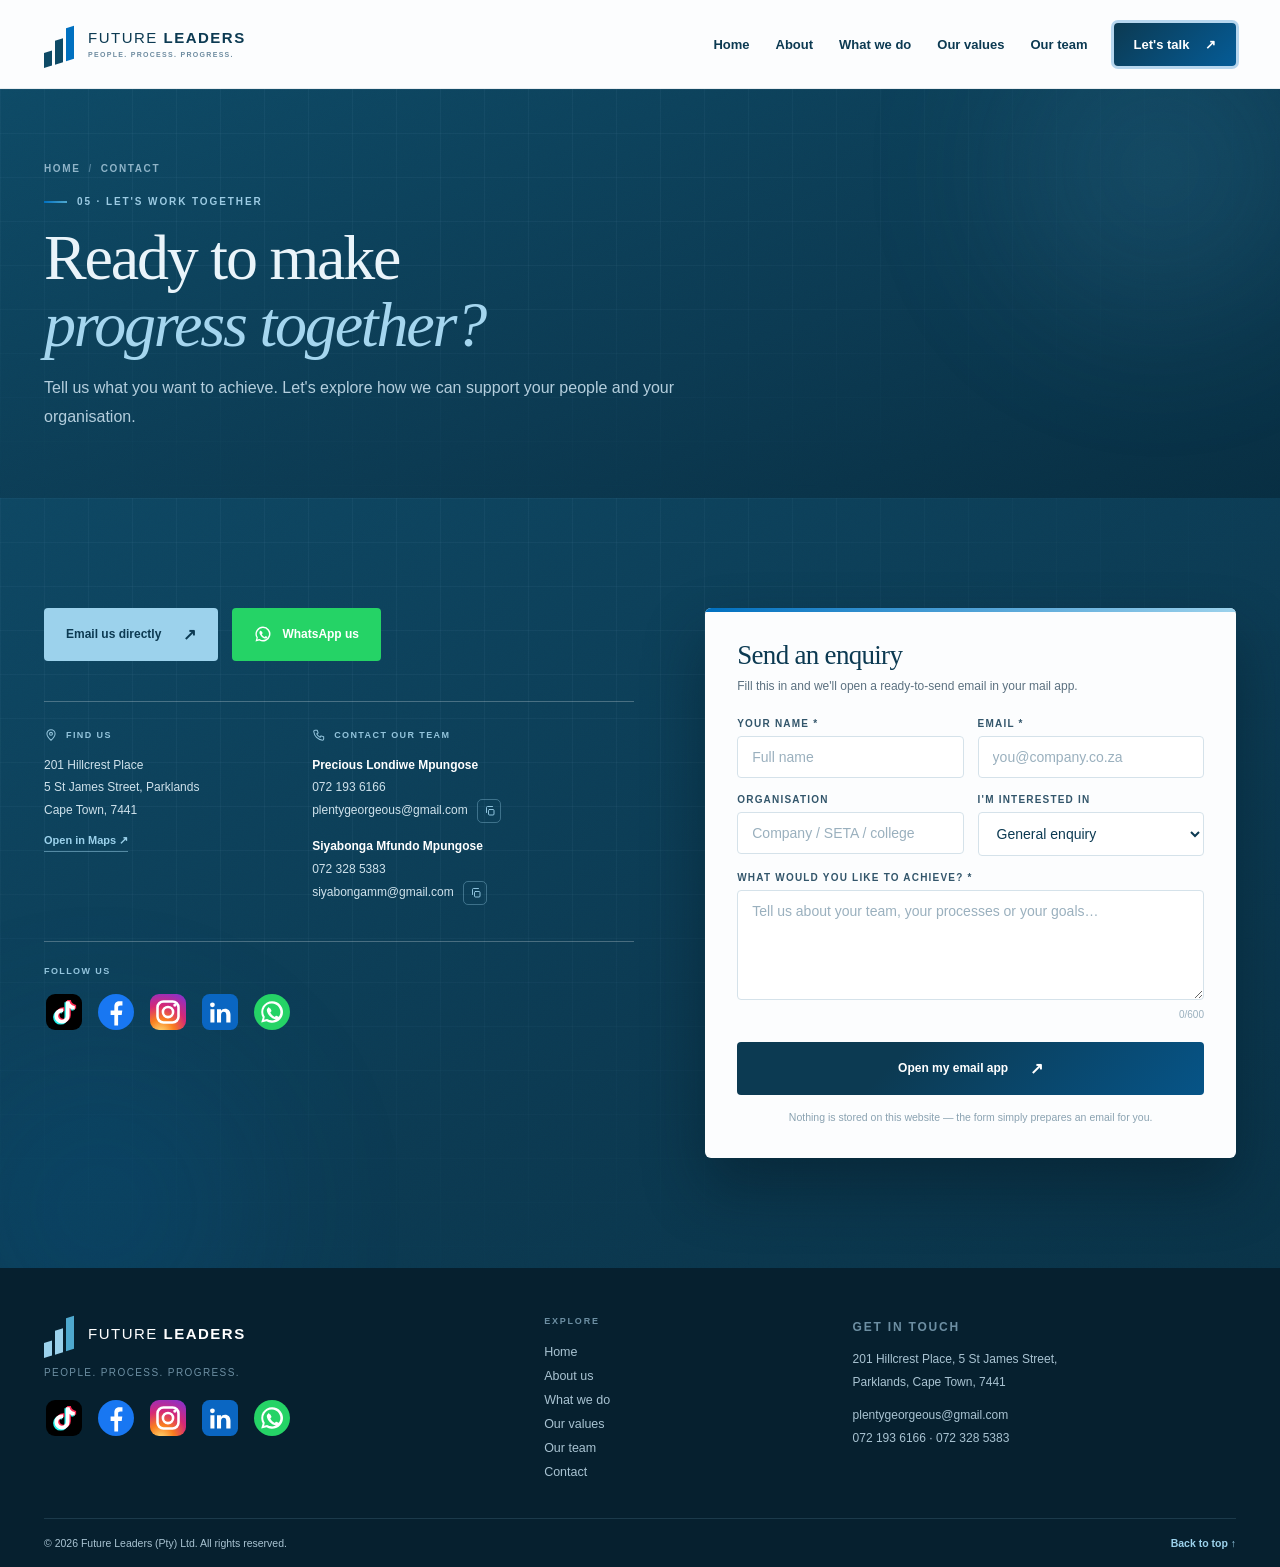
<file: Future-Leaders-PTY(LTD)2/contact.html>
<!DOCTYPE html>
<html lang="en-ZA">
<head>
  <meta charset="UTF-8" />
  <meta name="viewport" content="width=device-width, initial-scale=1.0" />
  <title>Contact | Future Leaders</title>
  <meta name="description" content="Talk to Future Leaders — Cape Town. Email, WhatsApp, phone or send an enquiry and we'll open a ready-to-send message in your mail app." />
  <meta name="theme-color" content="#0c3a52" />
  <link rel="icon" type="image/svg+xml" href="brandmark.svg" />
  <link rel="stylesheet" href="style.css" />
</head>
<body id="top">

  <svg xmlns="http://www.w3.org/2000/svg" style="position:absolute;width:0;height:0;overflow:hidden" aria-hidden="true">
    <symbol id="i-phone" viewBox="0 0 24 24"><g fill="none" stroke="currentColor" stroke-width="1.8" stroke-linecap="round" stroke-linejoin="round"><path d="M5 4h4l1.5 4.5L8 10a12 12 0 0 0 6 6l1.5-2.5L20 15v4a2 2 0 0 1-2 2A17 17 0 0 1 3 6a2 2 0 0 1 2-2z"/></g></symbol>
    <symbol id="i-pin" viewBox="0 0 24 24"><g fill="none" stroke="currentColor" stroke-width="1.8" stroke-linecap="round" stroke-linejoin="round"><path d="M12 21s-7-6-7-11a7 7 0 0 1 14 0c0 5-7 11-7 11z"/><circle cx="12" cy="10" r="2.5"/></g></symbol>
    <symbol id="i-copy" viewBox="0 0 24 24"><g fill="none" stroke="currentColor" stroke-width="1.8" stroke-linecap="round" stroke-linejoin="round"><rect x="9" y="9" width="11" height="11" rx="2"/><path d="M5 15V5a2 2 0 0 1 2-2h10"/></g></symbol>
    <symbol id="i-check" viewBox="0 0 24 24"><g fill="none" stroke="currentColor" stroke-width="2" stroke-linecap="round" stroke-linejoin="round"><path d="M4 12l5 5L20 7"/></g></symbol>
    <symbol id="i-wa-glyph" viewBox="0 0 24 24"><path fill="currentColor" d="M12 2a10 10 0 0 0-8.6 15.1L2 22l5-1.3A10 10 0 1 0 12 2zm0 2a8 8 0 1 1-4.1 14.9l-.6-.4-2.9.8.8-2.8-.4-.6A8 8 0 0 1 12 4zm-3 3.5c-.2 0-.5.1-.7.3-.6.6-1.3 1.7-1 3 .3 1.6 1.3 3.2 2.6 4.5 1.3 1.3 2.9 2.3 4.5 2.6 1.3.3 2.4-.4 3-1 .2-.2.3-.5.3-.7l-.1-.4-1.9-.9-.5.1-.7.8c-.2.2-.4.2-.6.1a7 7 0 0 1-3.4-3.4c-.1-.2 0-.4.1-.6l.8-.7.1-.5-.9-1.9-.4-.1z"/></symbol>
    <symbol id="i-tiktok" viewBox="0 0 24 24"><rect width="24" height="24" rx="6" fill="#000"/><g transform="translate(2.4 2.4) scale(.8)"><path fill="#25F4EE" transform="translate(-1.1 .9)" d="M16.6 3c.4 2.3 1.9 3.8 4.4 4v3.1c-1.7 0-3.2-.5-4.4-1.4v6.6a6.3 6.3 0 1 1-6.3-6.3c.3 0 .7 0 1 .1v3.2a3.2 3.2 0 1 0 2.2 3V3h3.1z"/><path fill="#FE2C55" transform="translate(1.1 -.9)" d="M16.6 3c.4 2.3 1.9 3.8 4.4 4v3.1c-1.7 0-3.2-.5-4.4-1.4v6.6a6.3 6.3 0 1 1-6.3-6.3c.3 0 .7 0 1 .1v3.2a3.2 3.2 0 1 0 2.2 3V3h3.1z"/><path fill="#fff" d="M16.6 3c.4 2.3 1.9 3.8 4.4 4v3.1c-1.7 0-3.2-.5-4.4-1.4v6.6a6.3 6.3 0 1 1-6.3-6.3c.3 0 .7 0 1 .1v3.2a3.2 3.2 0 1 0 2.2 3V3h3.1z"/></g></symbol>
    <symbol id="i-facebook" viewBox="0 0 24 24"><circle cx="12" cy="12" r="12" fill="#1877F2"/><path fill="#fff" d="M13.4 21v-7h2.4l.4-3h-2.8V9.1c0-.9.3-1.5 1.6-1.5h1.3V4.9c-.3 0-1.1-.1-2-.1-2 0-3.4 1.2-3.4 3.5V11H8.4v3h2.5v7h2.5z"/></symbol>
    <symbol id="i-instagram" viewBox="0 0 24 24"><defs><radialGradient id="ig-grad" cx="30%" cy="107%" r="150%"><stop offset="0" stop-color="#FEDA75"/><stop offset=".25" stop-color="#FA7E1E"/><stop offset=".5" stop-color="#D62976"/><stop offset=".75" stop-color="#962FBF"/><stop offset="1" stop-color="#4F5BD5"/></radialGradient></defs><rect width="24" height="24" rx="6" fill="url(#ig-grad)"/><g fill="none" stroke="#fff" stroke-width="1.7"><rect x="5" y="5" width="14" height="14" rx="4"/><circle cx="12" cy="12" r="3.4"/></g><circle cx="16.6" cy="7.4" r="1.1" fill="#fff"/></symbol>
    <symbol id="i-linkedin" viewBox="0 0 24 24"><rect width="24" height="24" rx="5" fill="#0A66C2"/><path fill="#fff" d="M8.3 10.2H5.6V19h2.7v-8.8zM6.95 5.6a1.6 1.6 0 1 0 0 3.2 1.6 1.6 0 0 0 0-3.2zM19 13.9c0-2.7-1.5-4.1-3.6-4.1-1.3 0-2.2.6-2.7 1.5v-1.1H10V19h2.7v-4.9c0-1.3.6-2.2 1.8-2.2 1.1 0 1.7.8 1.7 2.2V19H19v-5.1z"/></symbol>
    <symbol id="i-whatsapp" viewBox="0 0 24 24"><circle cx="12" cy="12" r="12" fill="#25D366"/><path fill="#fff" d="M12 4.8a7.2 7.2 0 0 0-6.2 10.8L4.8 19l3.5-.9A7.2 7.2 0 1 0 12 4.8zm0 1.6a5.6 5.6 0 1 1-2.9 10.4l-.4-.2-2 .5.5-2-.3-.4A5.6 5.6 0 0 1 12 6.4zm-2.1 2.5c-.15 0-.4.05-.55.25-.5.5-.95 1.25-.75 2.2.25 1.2 1 2.4 2 3.4 1 1 2.2 1.75 3.4 2 .95.2 1.7-.25 2.2-.75.2-.2.25-.45.25-.55l-.05-.3-1.45-.7-.4.05-.55.6c-.15.15-.3.15-.45.05a5.4 5.4 0 0 1-2.6-2.6c-.1-.15-.05-.3.05-.45l.6-.55.05-.4-.7-1.45-.3-.05z"/></symbol>
  </svg>

  <a class="skip-link" href="#main">Skip to content</a>

  <header class="site-header">
    <div class="wrap header-inner">
      <a class="brand" href="index.html" aria-label="Future Leaders home">
        <span class="brand-symbol" aria-hidden="true"><i></i><i></i><i></i></span>
        <span class="brand-name">FUTURE <strong>LEADERS</strong><small>PEOPLE. PROCESS. PROGRESS.</small></span>
      </a>
      <nav class="main-nav" id="main-menu" aria-label="Main navigation">
        <a href="index.html">Home</a>
        <a href="about.html">About</a>
        <a href="services.html">What we do</a>
        <a href="values.html">Our values</a>
        <a href="team.html">Our team</a>
        <a class="nav-contact is-active" href="contact.html" aria-current="page">Let's talk <span aria-hidden="true">↗</span></a>
      </nav>
      <button class="menu-toggle" type="button" aria-expanded="false" aria-controls="main-menu" aria-label="Open navigation menu"><span></span><span></span><span></span></button>
    </div>
    <div class="progress" aria-hidden="true"></div>
  </header>

  <main id="main">
    <section class="page-hero dark grid-bg on-dark">
      <div class="orb orb-c" aria-hidden="true"></div>
      <div class="grain grain-light" aria-hidden="true"></div>
      <div class="wrap">
        <p class="crumb"><a href="index.html">HOME</a><span class="sep">/</span>CONTACT</p>
        <p class="eyebrow" style="color:#9ccbe3"><span class="eyebrow-line" aria-hidden="true"></span>05 · LET'S WORK TOGETHER</p>
        <h1>Ready to make<br /><em>progress together?</em></h1>
        <p class="intro">Tell us what you want to achieve. Let's explore how we can support your people and your organisation.</p>
      </div>
    </section>

    <section class="section contact grid-bg on-dark">
      <div class="orb orb-d" aria-hidden="true"></div>
      <div class="grain grain-light" aria-hidden="true"></div>
      <div class="wrap contact-layout">
        <div class="contact-copy">
          <div data-reveal>
            <div class="contact-actions">
              <a class="button button-light" href="mailto:plentygeorgeous@gmail.com?subject=Enquiry%20for%20Future%20Leaders">Email us directly <span aria-hidden="true">↗</span></a>
              <a class="button button-wa" href="https://wa.me/27721936166?text=Hello%20Future%20Leaders" target="_blank" rel="noopener"><svg class="icon" aria-hidden="true"><use href="#i-wa-glyph"/></svg>WhatsApp us</a>
            </div>
          </div>

          <div class="contact-details" data-reveal style="--rd:.15s">
            <div class="detail-block">
              <span class="detail-label"><svg class="icon" aria-hidden="true"><use href="#i-pin"/></svg>FIND US</span>
              <p>201 Hillcrest Place<br />5 St James Street, Parklands<br />Cape Town, 7441</p>
              <a class="map-link" href="https://maps.google.com/?q=201+Hillcrest+Place,+5+St+James+Street,+Parklands,+Cape+Town,+7441" target="_blank" rel="noopener">Open in Maps <span aria-hidden="true">↗</span></a>
            </div>
            <div class="detail-block">
              <span class="detail-label"><svg class="icon" aria-hidden="true"><use href="#i-phone"/></svg>CONTACT OUR TEAM</span>
              <p><strong>Precious Londiwe Mpungose</strong><br />
                <a href="tel:+27721936166">072 193 6166</a><br />
                <a href="mailto:plentygeorgeous@gmail.com">plentygeorgeous@gmail.com</a>
                <button class="copy-btn" type="button" data-copy="plentygeorgeous@gmail.com" aria-label="Copy Precious's email address" title="Copy email"><svg class="icon"><use href="#i-copy"/></svg></button>
              </p>
              <p><strong>Siyabonga Mfundo Mpungose</strong><br />
                <a href="tel:+27723285383">072 328 5383</a><br />
                <a href="mailto:siyabongamm@gmail.com">siyabongamm@gmail.com</a>
                <button class="copy-btn" type="button" data-copy="siyabongamm@gmail.com" aria-label="Copy Siyabonga's email address" title="Copy email"><svg class="icon"><use href="#i-copy"/></svg></button>
              </p>
            </div>
          </div>

          <div class="follow" data-reveal style="--rd:.25s">
            <span class="detail-label">FOLLOW US</span>
            <div class="socials" aria-label="Follow us">
              <a class="social tiktok" href="https://www.tiktok.com/" target="_blank" rel="noopener" aria-label="Future Leaders on TikTok" title="TikTok"><svg class="icon"><use href="#i-tiktok"/></svg></a>
              <a class="social facebook" href="https://www.facebook.com/" target="_blank" rel="noopener" aria-label="Future Leaders on Facebook" title="Facebook"><svg class="icon"><use href="#i-facebook"/></svg></a>
              <a class="social instagram" href="https://www.instagram.com/" target="_blank" rel="noopener" aria-label="Future Leaders on Instagram" title="Instagram"><svg class="icon"><use href="#i-instagram"/></svg></a>
              <a class="social linkedin" href="https://www.linkedin.com/" target="_blank" rel="noopener" aria-label="Future Leaders on LinkedIn" title="LinkedIn"><svg class="icon"><use href="#i-linkedin"/></svg></a>
              <a class="social whatsapp" href="https://wa.me/27721936166?text=Hello%20Future%20Leaders" target="_blank" rel="noopener" aria-label="Future Leaders on WhatsApp" title="WhatsApp"><svg class="icon"><use href="#i-whatsapp"/></svg></a>
            </div>
          </div>
        </div>

        <form class="enquiry" id="enquiry-form" action="mailto:plentygeorgeous@gmail.com" method="post" enctype="text/plain" data-reveal style="--rd:.2s" novalidate>
          <h3>Send an enquiry</h3>
          <p class="form-note">Fill this in and we'll open a ready-to-send email in your mail app.</p>

          <div class="field-row">
            <div class="field">
              <label for="f-name">Your name *</label>
              <input id="f-name" name="name" type="text" autocomplete="name" placeholder="Full name" required />
              <span class="field-error" aria-live="polite"></span>
            </div>
            <div class="field">
              <label for="f-email">Email *</label>
              <input id="f-email" name="email" type="email" autocomplete="email" placeholder="you@company.co.za" required />
              <span class="field-error" aria-live="polite"></span>
            </div>
          </div>

          <div class="field-row">
            <div class="field">
              <label for="f-org">Organisation</label>
              <input id="f-org" name="organisation" type="text" autocomplete="organization" placeholder="Company / SETA / college" />
            </div>
            <div class="field">
              <label for="f-interest">I'm interested in</label>
              <select id="f-interest" name="interest">
                <option>General enquiry</option>
                <option>Skills development &amp; training</option>
                <option>Process optimisation (Lean)</option>
                <option>Safety, risk &amp; auditing</option>
                <option>A long-term partnership</option>
              </select>
            </div>
          </div>

          <div class="field">
            <label for="f-message">What would you like to achieve? *</label>
            <textarea id="f-message" name="message" rows="4" maxlength="600" placeholder="Tell us about your team, your processes or your goals…" required></textarea>
            <div class="field-meta"><span class="field-error" aria-live="polite"></span><span class="char-count" id="char-count">0/600</span></div>
          </div>

          <button class="button button-primary button-submit" type="submit"><span class="submit-label">Open my email app</span> <span aria-hidden="true">↗</span></button>
          <p class="privacy-note">Nothing is stored on this website — the form simply prepares an email for you.</p>
        </form>
      </div>
    </section>
  </main>

  <footer class="site-footer">
    <div class="wrap">
      <div class="footer-grid">
        <div>
          <a class="brand footer-brand" href="index.html">
            <span class="brand-symbol light" aria-hidden="true"><i></i><i></i><i></i></span>
            <span class="brand-name">FUTURE <strong>LEADERS</strong></span>
          </a>
          <p class="footer-tag">PEOPLE. PROCESS. PROGRESS.</p>
          <div class="socials" aria-label="Follow us">
            <a class="social tiktok" href="https://www.tiktok.com/" target="_blank" rel="noopener" aria-label="Future Leaders on TikTok" title="TikTok"><svg class="icon"><use href="#i-tiktok"/></svg></a>
            <a class="social facebook" href="https://www.facebook.com/" target="_blank" rel="noopener" aria-label="Future Leaders on Facebook" title="Facebook"><svg class="icon"><use href="#i-facebook"/></svg></a>
            <a class="social instagram" href="https://www.instagram.com/" target="_blank" rel="noopener" aria-label="Future Leaders on Instagram" title="Instagram"><svg class="icon"><use href="#i-instagram"/></svg></a>
            <a class="social linkedin" href="https://www.linkedin.com/" target="_blank" rel="noopener" aria-label="Future Leaders on LinkedIn" title="LinkedIn"><svg class="icon"><use href="#i-linkedin"/></svg></a>
            <a class="social whatsapp" href="https://wa.me/27721936166?text=Hello%20Future%20Leaders" target="_blank" rel="noopener" aria-label="Future Leaders on WhatsApp" title="WhatsApp"><svg class="icon"><use href="#i-whatsapp"/></svg></a>
          </div>
        </div>
        <div>
          <p class="footer-h">EXPLORE</p>
          <nav class="footer-links" aria-label="Footer">
            <a href="index.html">Home</a>
            <a href="about.html">About us</a>
            <a href="services.html">What we do</a>
            <a href="values.html">Our values</a>
            <a href="team.html">Our team</a>
            <a href="contact.html">Contact</a>
          </nav>
        </div>
        <div class="footer-contact">
          <p class="footer-h">GET IN TOUCH</p>
          <p>201 Hillcrest Place, 5 St James Street,<br />Parklands, Cape Town, 7441</p>
          <p><a href="mailto:plentygeorgeous@gmail.com">plentygeorgeous@gmail.com</a><br /><a href="tel:+27721936166">072 193 6166</a> · <a href="tel:+27723285383">072 328 5383</a></p>
        </div>
      </div>
      <div class="footer-base">
        <p style="margin:0">© <span id="year">2026</span> Future Leaders (Pty) Ltd. All rights reserved.</p>
        <a class="top-link" href="#top">Back to top ↑</a>
      </div>
    </div>
  </footer>

  <div class="toast" id="toast" role="status" aria-live="polite"><svg class="icon" aria-hidden="true"><use href="#i-check"/></svg><span id="toast-text"></span></div>
  <script src="script.js"></script>
</body>
</html>
</file>
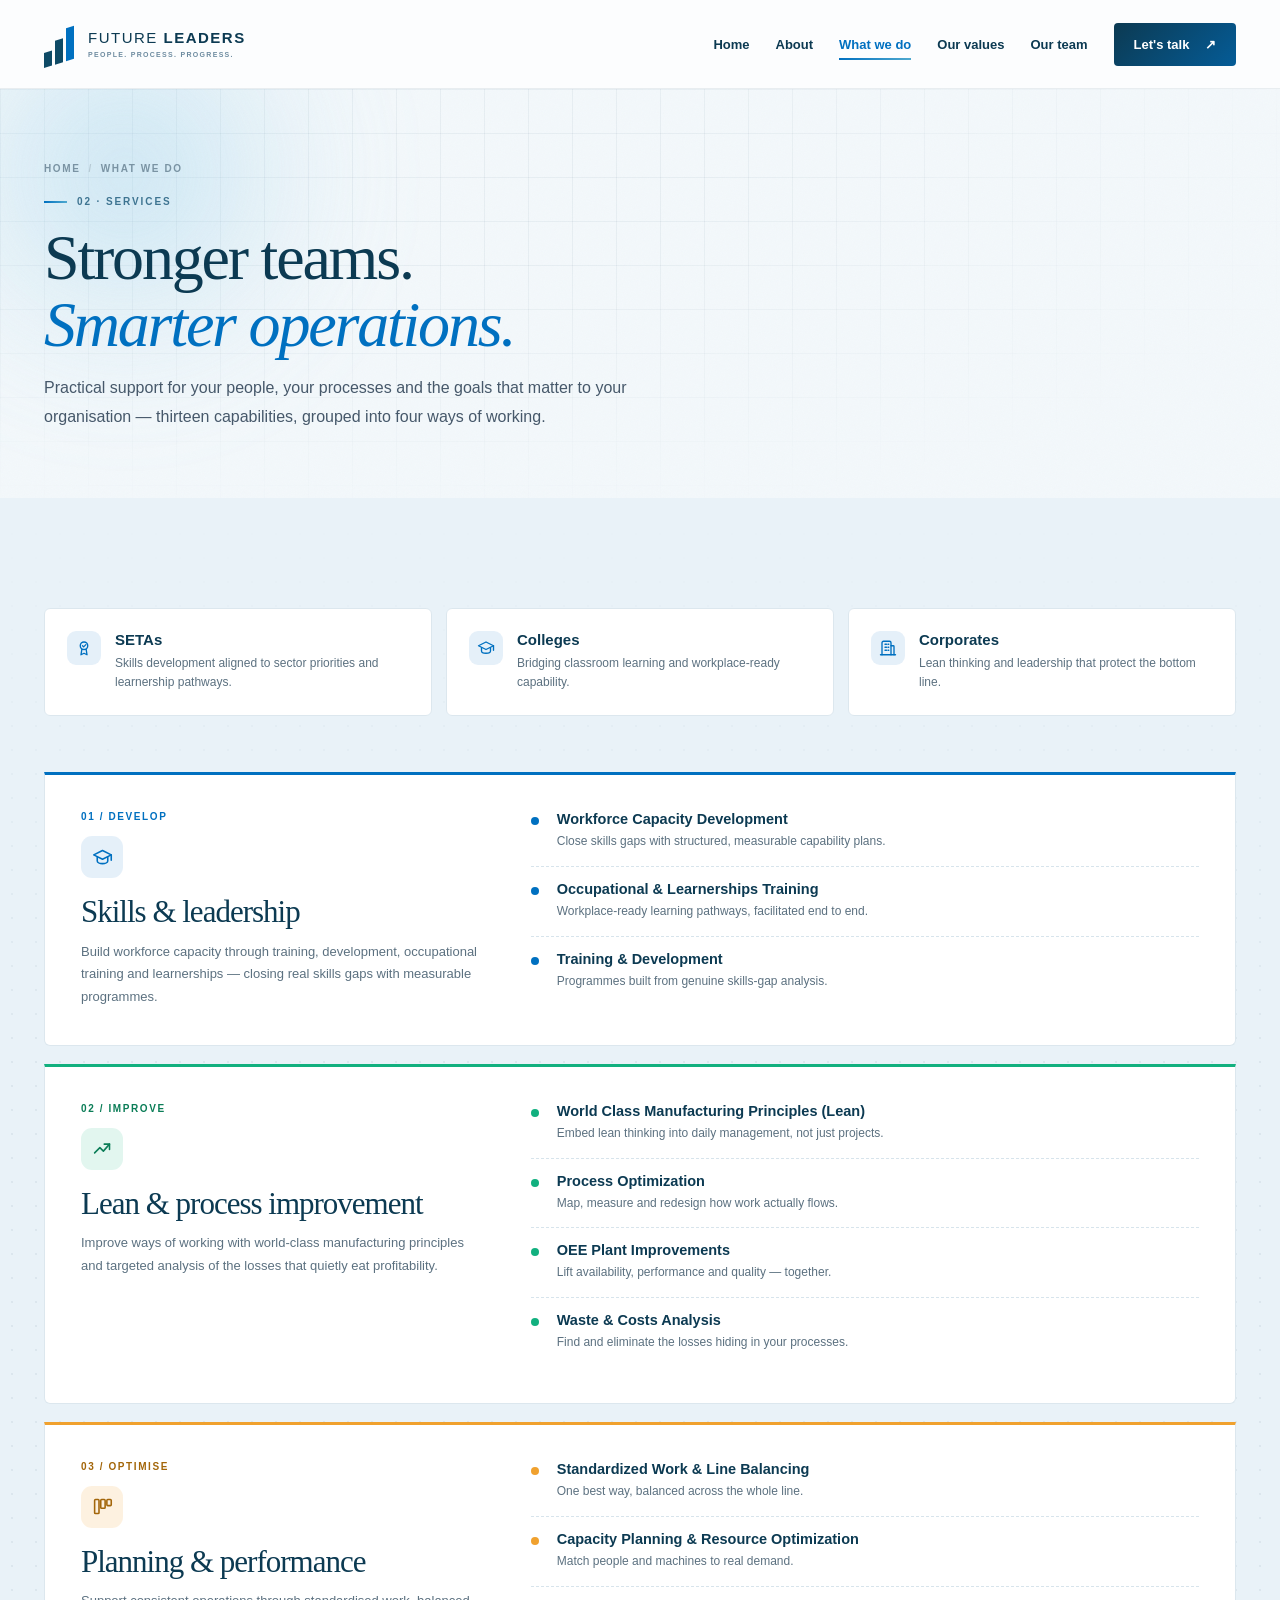
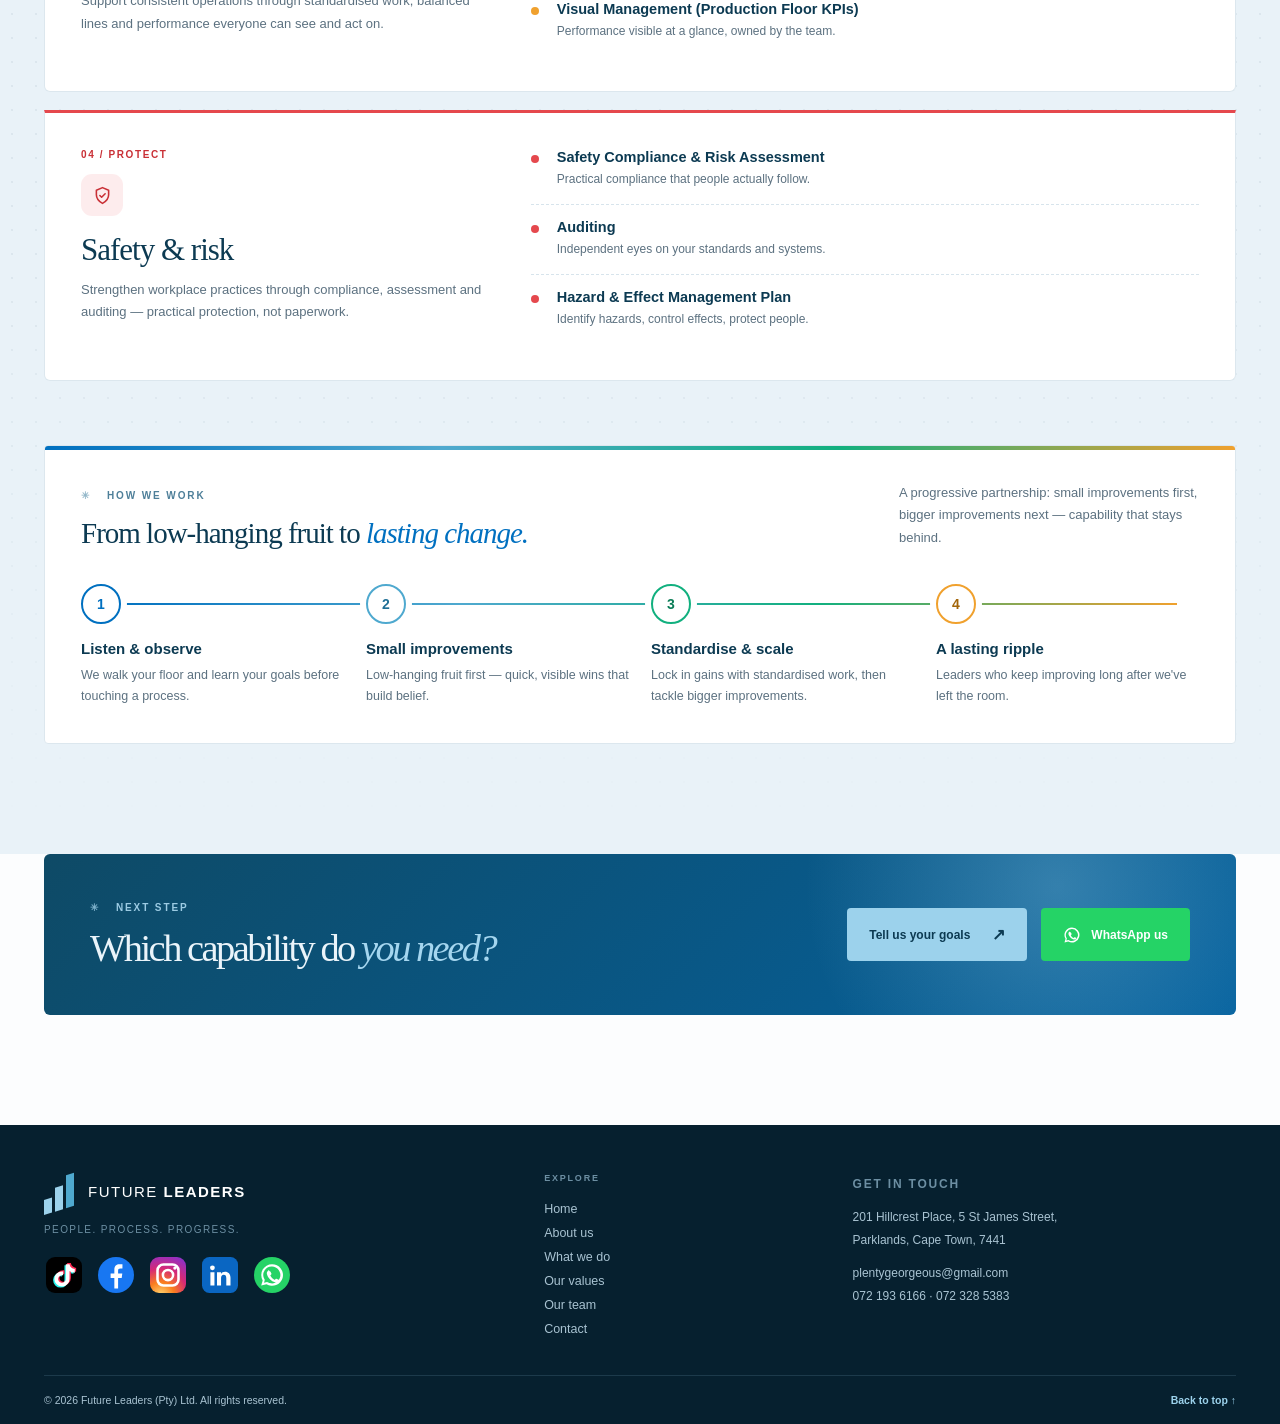
<file: Future-Leaders-PTY(LTD)2/services.html>
<!DOCTYPE html>
<html lang="en-ZA">
<head>
  <meta charset="UTF-8" />
  <meta name="viewport" content="width=device-width, initial-scale=1.0" />
  <title>What we do | Future Leaders</title>
  <meta name="description" content="Skills development, lean process optimisation, planning & performance, safety & risk — thirteen capabilities for SETAs, colleges and corporates." />
  <meta name="theme-color" content="#0c3a52" />
  <link rel="icon" type="image/svg+xml" href="brandmark.svg" />
  <link rel="stylesheet" href="style.css" />
</head>
<body id="top">

  <svg xmlns="http://www.w3.org/2000/svg" style="position:absolute;width:0;height:0;overflow:hidden" aria-hidden="true">
    <symbol id="i-cap" viewBox="0 0 24 24"><g fill="none" stroke="currentColor" stroke-width="1.8" stroke-linecap="round" stroke-linejoin="round"><path d="M12 4 2 9l10 5 10-5-10-5z"/><path d="M6 11.5V16c0 1.6 2.7 3 6 3s6-1.4 6-3v-4.5"/><path d="M22 9v6"/></g></symbol>
    <symbol id="i-trend" viewBox="0 0 24 24"><g fill="none" stroke="currentColor" stroke-width="1.8" stroke-linecap="round" stroke-linejoin="round"><path d="M3 17l6-6 4 4 7-8"/><path d="M14 7h6v6"/></g></symbol>
    <symbol id="i-kanban" viewBox="0 0 24 24"><g fill="none" stroke="currentColor" stroke-width="1.8" stroke-linejoin="round"><rect x="3" y="4" width="5" height="16" rx="1"/><rect x="10" y="4" width="5" height="10" rx="1"/><rect x="17" y="4" width="5" height="7" rx="1"/></g></symbol>
    <symbol id="i-shield" viewBox="0 0 24 24"><g fill="none" stroke="currentColor" stroke-width="1.8" stroke-linecap="round" stroke-linejoin="round"><path d="M12 3l7 3v5c0 5-3.5 8-7 10-3.5-2-7-5-7-10V6l7-3z"/><path d="M9 12l2 2 4-4"/></g></symbol>
    <symbol id="i-badge" viewBox="0 0 24 24"><g fill="none" stroke="currentColor" stroke-width="1.8" stroke-linecap="round" stroke-linejoin="round"><circle cx="12" cy="9" r="5"/><path d="M9.2 13.4 8 21l4-2 4 2-1.2-7.6"/><path d="M10 9l1.5 1.5L14.5 7.5"/></g></symbol>
    <symbol id="i-building" viewBox="0 0 24 24"><g fill="none" stroke="currentColor" stroke-width="1.8" stroke-linecap="round" stroke-linejoin="round"><path d="M4 21V5a2 2 0 0 1 2-2h8a2 2 0 0 1 2 2v16"/><path d="M16 9h3a1 1 0 0 1 1 1v11"/><path d="M2 21h20"/><path d="M8 7h2M8 11h2M8 15h2M12 7h1M12 11h1M12 15h1"/></g></symbol>
    <symbol id="i-check" viewBox="0 0 24 24"><g fill="none" stroke="currentColor" stroke-width="2" stroke-linecap="round" stroke-linejoin="round"><path d="M4 12l5 5L20 7"/></g></symbol>
    <symbol id="i-wa-glyph" viewBox="0 0 24 24"><path fill="currentColor" d="M12 2a10 10 0 0 0-8.6 15.1L2 22l5-1.3A10 10 0 1 0 12 2zm0 2a8 8 0 1 1-4.1 14.9l-.6-.4-2.9.8.8-2.8-.4-.6A8 8 0 0 1 12 4zm-3 3.5c-.2 0-.5.1-.7.3-.6.6-1.3 1.7-1 3 .3 1.6 1.3 3.2 2.6 4.5 1.3 1.3 2.9 2.3 4.5 2.6 1.3.3 2.4-.4 3-1 .2-.2.3-.5.3-.7l-.1-.4-1.9-.9-.5.1-.7.8c-.2.2-.4.2-.6.1a7 7 0 0 1-3.4-3.4c-.1-.2 0-.4.1-.6l.8-.7.1-.5-.9-1.9-.4-.1z"/></symbol>
    <symbol id="i-tiktok" viewBox="0 0 24 24"><rect width="24" height="24" rx="6" fill="#000"/><g transform="translate(2.4 2.4) scale(.8)"><path fill="#25F4EE" transform="translate(-1.1 .9)" d="M16.6 3c.4 2.3 1.9 3.8 4.4 4v3.1c-1.7 0-3.2-.5-4.4-1.4v6.6a6.3 6.3 0 1 1-6.3-6.3c.3 0 .7 0 1 .1v3.2a3.2 3.2 0 1 0 2.2 3V3h3.1z"/><path fill="#FE2C55" transform="translate(1.1 -.9)" d="M16.6 3c.4 2.3 1.9 3.8 4.4 4v3.1c-1.7 0-3.2-.5-4.4-1.4v6.6a6.3 6.3 0 1 1-6.3-6.3c.3 0 .7 0 1 .1v3.2a3.2 3.2 0 1 0 2.2 3V3h3.1z"/><path fill="#fff" d="M16.6 3c.4 2.3 1.9 3.8 4.4 4v3.1c-1.7 0-3.2-.5-4.4-1.4v6.6a6.3 6.3 0 1 1-6.3-6.3c.3 0 .7 0 1 .1v3.2a3.2 3.2 0 1 0 2.2 3V3h3.1z"/></g></symbol>
    <symbol id="i-facebook" viewBox="0 0 24 24"><circle cx="12" cy="12" r="12" fill="#1877F2"/><path fill="#fff" d="M13.4 21v-7h2.4l.4-3h-2.8V9.1c0-.9.3-1.5 1.6-1.5h1.3V4.9c-.3 0-1.1-.1-2-.1-2 0-3.4 1.2-3.4 3.5V11H8.4v3h2.5v7h2.5z"/></symbol>
    <symbol id="i-instagram" viewBox="0 0 24 24"><defs><radialGradient id="ig-grad" cx="30%" cy="107%" r="150%"><stop offset="0" stop-color="#FEDA75"/><stop offset=".25" stop-color="#FA7E1E"/><stop offset=".5" stop-color="#D62976"/><stop offset=".75" stop-color="#962FBF"/><stop offset="1" stop-color="#4F5BD5"/></radialGradient></defs><rect width="24" height="24" rx="6" fill="url(#ig-grad)"/><g fill="none" stroke="#fff" stroke-width="1.7"><rect x="5" y="5" width="14" height="14" rx="4"/><circle cx="12" cy="12" r="3.4"/></g><circle cx="16.6" cy="7.4" r="1.1" fill="#fff"/></symbol>
    <symbol id="i-linkedin" viewBox="0 0 24 24"><rect width="24" height="24" rx="5" fill="#0A66C2"/><path fill="#fff" d="M8.3 10.2H5.6V19h2.7v-8.8zM6.95 5.6a1.6 1.6 0 1 0 0 3.2 1.6 1.6 0 0 0 0-3.2zM19 13.9c0-2.7-1.5-4.1-3.6-4.1-1.3 0-2.2.6-2.7 1.5v-1.1H10V19h2.7v-4.9c0-1.3.6-2.2 1.8-2.2 1.1 0 1.7.8 1.7 2.2V19H19v-5.1z"/></symbol>
    <symbol id="i-whatsapp" viewBox="0 0 24 24"><circle cx="12" cy="12" r="12" fill="#25D366"/><path fill="#fff" d="M12 4.8a7.2 7.2 0 0 0-6.2 10.8L4.8 19l3.5-.9A7.2 7.2 0 1 0 12 4.8zm0 1.6a5.6 5.6 0 1 1-2.9 10.4l-.4-.2-2 .5.5-2-.3-.4A5.6 5.6 0 0 1 12 6.4zm-2.1 2.5c-.15 0-.4.05-.55.25-.5.5-.95 1.25-.75 2.2.25 1.2 1 2.4 2 3.4 1 1 2.2 1.75 3.4 2 .95.2 1.7-.25 2.2-.75.2-.2.25-.45.25-.55l-.05-.3-1.45-.7-.4.05-.55.6c-.15.15-.3.15-.45.05a5.4 5.4 0 0 1-2.6-2.6c-.1-.15-.05-.3.05-.45l.6-.55.05-.4-.7-1.45-.3-.05z"/></symbol>
  </svg>

  <a class="skip-link" href="#main">Skip to content</a>

  <header class="site-header">
    <div class="wrap header-inner">
      <a class="brand" href="index.html" aria-label="Future Leaders home">
        <span class="brand-symbol" aria-hidden="true"><i></i><i></i><i></i></span>
        <span class="brand-name">FUTURE <strong>LEADERS</strong><small>PEOPLE. PROCESS. PROGRESS.</small></span>
      </a>
      <nav class="main-nav" id="main-menu" aria-label="Main navigation">
        <a href="index.html">Home</a>
        <a href="about.html">About</a>
        <a href="services.html" class="is-active" aria-current="page">What we do</a>
        <a href="values.html">Our values</a>
        <a href="team.html">Our team</a>
        <a class="nav-contact" href="contact.html">Let's talk <span aria-hidden="true">↗</span></a>
      </nav>
      <button class="menu-toggle" type="button" aria-expanded="false" aria-controls="main-menu" aria-label="Open navigation menu"><span></span><span></span><span></span></button>
    </div>
    <div class="progress" aria-hidden="true"></div>
  </header>

  <main id="main">
    <section class="page-hero grid-bg">
      <div class="orb orb-a" aria-hidden="true"></div>
      <div class="grain" aria-hidden="true"></div>
      <div class="wrap">
        <p class="crumb"><a href="index.html">HOME</a><span class="sep">/</span>WHAT WE DO</p>
        <p class="eyebrow"><span class="eyebrow-line" aria-hidden="true"></span>02 · SERVICES</p>
        <h1>Stronger teams.<br /><em>Smarter operations.</em></h1>
        <p class="intro">Practical support for your people, your processes and the goals that matter to your organisation — thirteen capabilities, grouped into four ways of working.</p>
      </div>
    </section>

    <section class="section services-bg">
      <div class="wrap">
        <div class="serve-grid">
          <div class="serve acc-blue" data-reveal><span class="p-icon" aria-hidden="true"><svg class="icon"><use href="#i-badge"/></svg></span><div><h3>SETAs</h3><p>Skills development aligned to sector priorities and learnership pathways.</p></div></div>
          <div class="serve acc-cyan" data-reveal style="--rd:.1s"><span class="p-icon" aria-hidden="true"><svg class="icon"><use href="#i-cap"/></svg></span><div><h3>Colleges</h3><p>Bridging classroom learning and workplace-ready capability.</p></div></div>
          <div class="serve acc-green" data-reveal style="--rd:.2s"><span class="p-icon" aria-hidden="true"><svg class="icon"><use href="#i-building"/></svg></span><div><h3>Corporates</h3><p>Lean thinking and leadership that protect the bottom line.</p></div></div>
        </div>

        <section class="cap-group acc-blue" id="develop" data-reveal>
          <div class="cap-head">
            <span class="cap-num">01 / DEVELOP</span>
            <span class="card-icon" aria-hidden="true"><svg class="icon"><use href="#i-cap"/></svg></span>
            <h2>Skills &amp; leadership</h2>
            <p>Build workforce capacity through training, development, occupational training and learnerships — closing real skills gaps with measurable programmes.</p>
          </div>
          <ul class="cap-list">
            <li><div><b>Workforce Capacity Development</b><span>Close skills gaps with structured, measurable capability plans.</span></div></li>
            <li><div><b>Occupational &amp; Learnerships Training</b><span>Workplace-ready learning pathways, facilitated end to end.</span></div></li>
            <li><div><b>Training &amp; Development</b><span>Programmes built from genuine skills-gap analysis.</span></div></li>
          </ul>
        </section>

        <section class="cap-group acc-green" id="improve" data-reveal>
          <div class="cap-head">
            <span class="cap-num">02 / IMPROVE</span>
            <span class="card-icon" aria-hidden="true"><svg class="icon"><use href="#i-trend"/></svg></span>
            <h2>Lean &amp; process improvement</h2>
            <p>Improve ways of working with world-class manufacturing principles and targeted analysis of the losses that quietly eat profitability.</p>
          </div>
          <ul class="cap-list">
            <li><div><b>World Class Manufacturing Principles (Lean)</b><span>Embed lean thinking into daily management, not just projects.</span></div></li>
            <li><div><b>Process Optimization</b><span>Map, measure and redesign how work actually flows.</span></div></li>
            <li><div><b>OEE Plant Improvements</b><span>Lift availability, performance and quality — together.</span></div></li>
            <li><div><b>Waste &amp; Costs Analysis</b><span>Find and eliminate the losses hiding in your processes.</span></div></li>
          </ul>
        </section>

        <section class="cap-group acc-amber" id="optimise" data-reveal>
          <div class="cap-head">
            <span class="cap-num">03 / OPTIMISE</span>
            <span class="card-icon" aria-hidden="true"><svg class="icon"><use href="#i-kanban"/></svg></span>
            <h2>Planning &amp; performance</h2>
            <p>Support consistent operations through standardised work, balanced lines and performance everyone can see and act on.</p>
          </div>
          <ul class="cap-list">
            <li><div><b>Standardized Work &amp; Line Balancing</b><span>One best way, balanced across the whole line.</span></div></li>
            <li><div><b>Capacity Planning &amp; Resource Optimization</b><span>Match people and machines to real demand.</span></div></li>
            <li><div><b>Visual Management (Production Floor KPIs)</b><span>Performance visible at a glance, owned by the team.</span></div></li>
          </ul>
        </section>

        <section class="cap-group acc-red" id="protect" data-reveal>
          <div class="cap-head">
            <span class="cap-num">04 / PROTECT</span>
            <span class="card-icon" aria-hidden="true"><svg class="icon"><use href="#i-shield"/></svg></span>
            <h2>Safety &amp; risk</h2>
            <p>Strengthen workplace practices through compliance, assessment and auditing — practical protection, not paperwork.</p>
          </div>
          <ul class="cap-list">
            <li><div><b>Safety Compliance &amp; Risk Assessment</b><span>Practical compliance that people actually follow.</span></div></li>
            <li><div><b>Auditing</b><span>Independent eyes on your standards and systems.</span></div></li>
            <li><div><b>Hazard &amp; Effect Management Plan</b><span>Identify hazards, control effects, protect people.</span></div></li>
          </ul>
        </section>

        <div class="approach" data-reveal>
          <div class="approach-head">
            <div>
              <p class="section-kicker"><span>✳</span>HOW WE WORK</p>
              <h3>From low-hanging fruit to <em>lasting change.</em></h3>
            </div>
            <p>A progressive partnership: small improvements first, bigger improvements next — capability that stays behind.</p>
          </div>
          <div class="steps">
            <div class="step acc-blue" data-reveal style="--rd:.15s"><span class="step-node">1</span><h4>Listen &amp; observe</h4><p>We walk your floor and learn your goals before touching a process.</p></div>
            <div class="step acc-cyan" data-reveal style="--rd:.3s"><span class="step-node">2</span><h4>Small improvements</h4><p>Low-hanging fruit first — quick, visible wins that build belief.</p></div>
            <div class="step acc-green" data-reveal style="--rd:.45s"><span class="step-node">3</span><h4>Standardise &amp; scale</h4><p>Lock in gains with standardised work, then tackle bigger improvements.</p></div>
            <div class="step acc-amber" data-reveal style="--rd:.6s"><span class="step-node">4</span><h4>A lasting ripple</h4><p>Leaders who keep improving long after we've left the room.</p></div>
          </div>
        </div>
      </div>
    </section>

    <section class="cta">
      <div class="wrap">
        <div class="cta-band" data-reveal>
          <div>
            <p class="section-kicker light-kicker"><span>✳</span>NEXT STEP</p>
            <h2>Which capability do <em>you need?</em></h2>
          </div>
          <div class="cta-actions">
            <a class="button button-light" href="contact.html">Tell us your goals <span aria-hidden="true">↗</span></a>
            <a class="button button-wa" href="https://wa.me/27721936166?text=Hello%20Future%20Leaders" target="_blank" rel="noopener"><svg class="icon" aria-hidden="true"><use href="#i-wa-glyph"/></svg>WhatsApp us</a>
          </div>
        </div>
      </div>
    </section>
  </main>

  <footer class="site-footer">
    <div class="wrap">
      <div class="footer-grid">
        <div>
          <a class="brand footer-brand" href="index.html">
            <span class="brand-symbol light" aria-hidden="true"><i></i><i></i><i></i></span>
            <span class="brand-name">FUTURE <strong>LEADERS</strong></span>
          </a>
          <p class="footer-tag">PEOPLE. PROCESS. PROGRESS.</p>
          <div class="socials" aria-label="Follow us">
            <a class="social tiktok" href="https://www.tiktok.com/" target="_blank" rel="noopener" aria-label="Future Leaders on TikTok" title="TikTok"><svg class="icon"><use href="#i-tiktok"/></svg></a>
            <a class="social facebook" href="https://www.facebook.com/" target="_blank" rel="noopener" aria-label="Future Leaders on Facebook" title="Facebook"><svg class="icon"><use href="#i-facebook"/></svg></a>
            <a class="social instagram" href="https://www.instagram.com/" target="_blank" rel="noopener" aria-label="Future Leaders on Instagram" title="Instagram"><svg class="icon"><use href="#i-instagram"/></svg></a>
            <a class="social linkedin" href="https://www.linkedin.com/" target="_blank" rel="noopener" aria-label="Future Leaders on LinkedIn" title="LinkedIn"><svg class="icon"><use href="#i-linkedin"/></svg></a>
            <a class="social whatsapp" href="https://wa.me/27721936166?text=Hello%20Future%20Leaders" target="_blank" rel="noopener" aria-label="Future Leaders on WhatsApp" title="WhatsApp"><svg class="icon"><use href="#i-whatsapp"/></svg></a>
          </div>
        </div>
        <div>
          <p class="footer-h">EXPLORE</p>
          <nav class="footer-links" aria-label="Footer">
            <a href="index.html">Home</a>
            <a href="about.html">About us</a>
            <a href="services.html">What we do</a>
            <a href="values.html">Our values</a>
            <a href="team.html">Our team</a>
            <a href="contact.html">Contact</a>
          </nav>
        </div>
        <div class="footer-contact">
          <p class="footer-h">GET IN TOUCH</p>
          <p>201 Hillcrest Place, 5 St James Street,<br />Parklands, Cape Town, 7441</p>
          <p><a href="mailto:plentygeorgeous@gmail.com">plentygeorgeous@gmail.com</a><br /><a href="tel:+27721936166">072 193 6166</a> · <a href="tel:+27723285383">072 328 5383</a></p>
        </div>
      </div>
      <div class="footer-base">
        <p style="margin:0">© <span id="year">2026</span> Future Leaders (Pty) Ltd. All rights reserved.</p>
        <a class="top-link" href="#top">Back to top ↑</a>
      </div>
    </div>
  </footer>

  <div class="toast" id="toast" role="status" aria-live="polite"><svg class="icon" aria-hidden="true"><use href="#i-check"/></svg><span id="toast-text"></span></div>
  <script src="script.js"></script>
</body>
</html>
</file>
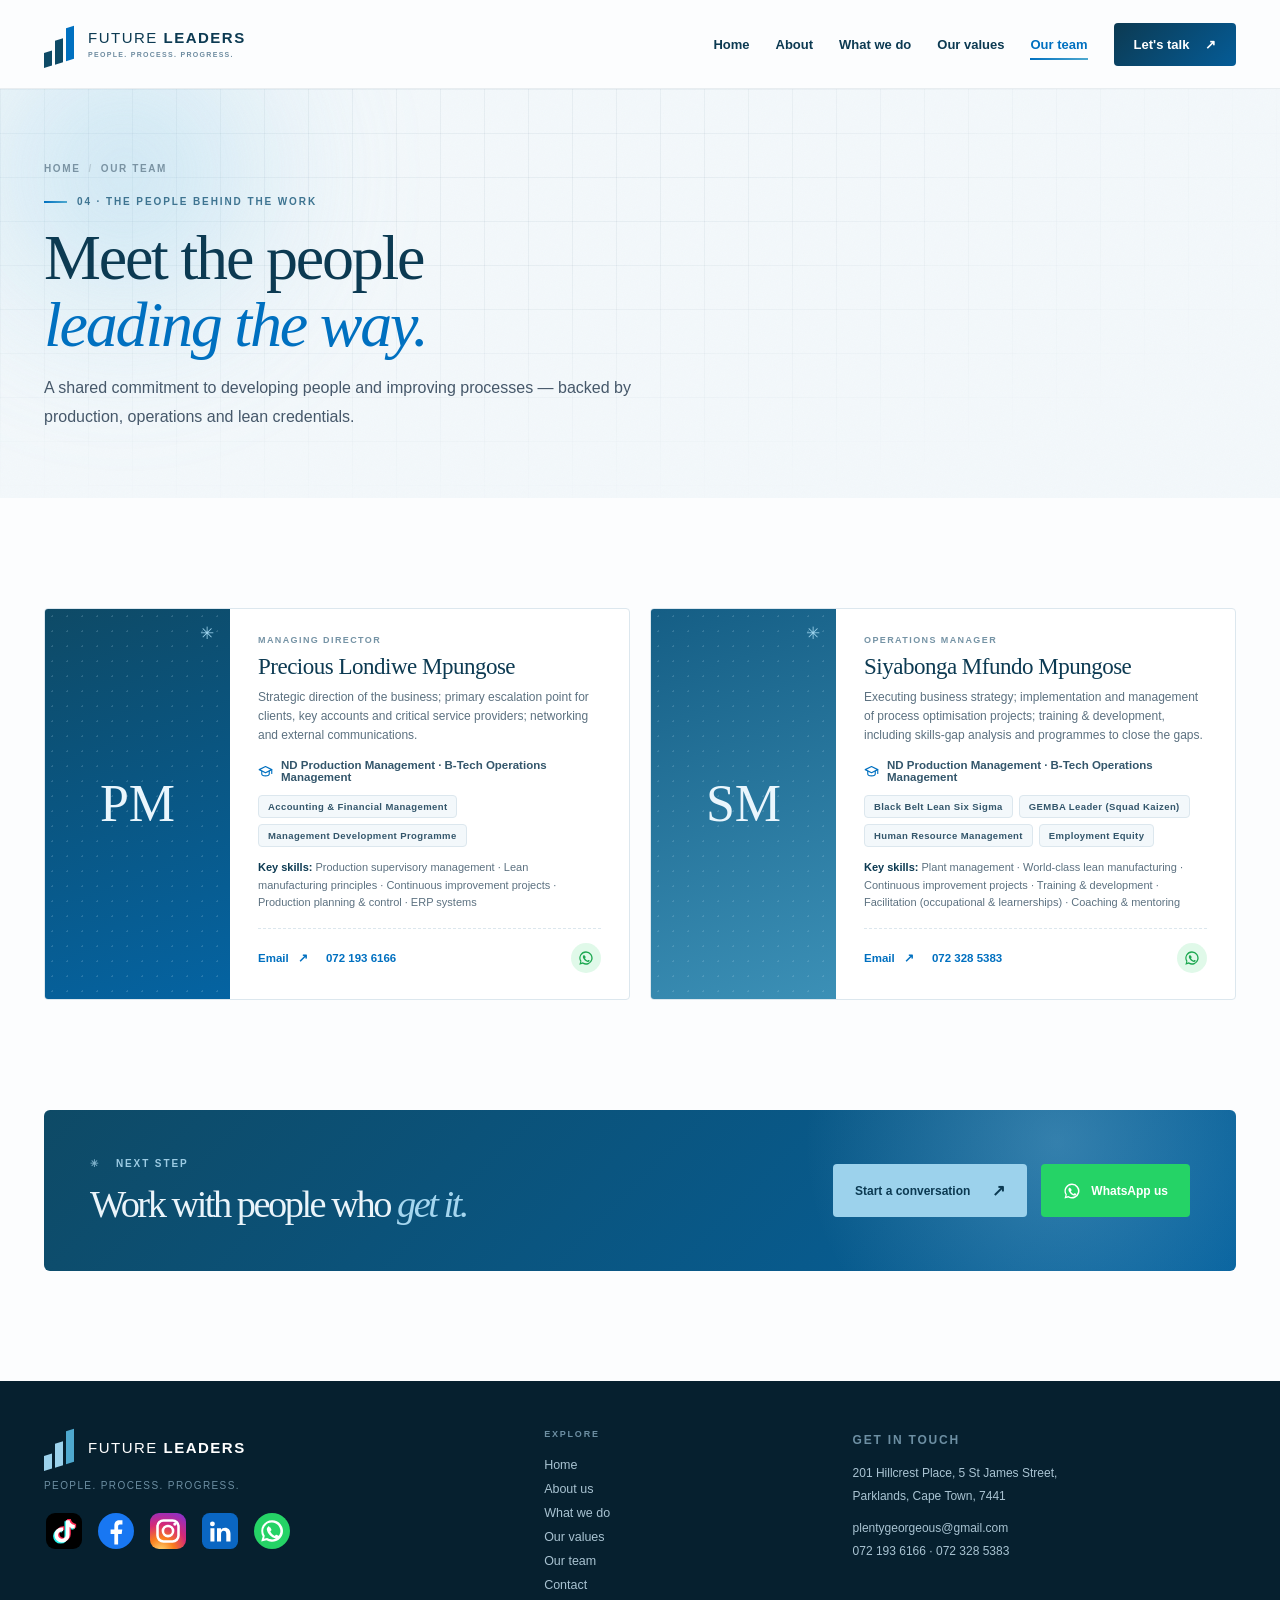
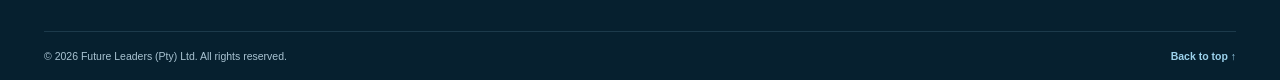
<file: Future-Leaders-PTY(LTD)2/team.html>
<!DOCTYPE html>
<html lang="en-ZA">
<head>
  <meta charset="UTF-8" />
  <meta name="viewport" content="width=device-width, initial-scale=1.0" />
  <title>Our team | Future Leaders</title>
  <meta name="description" content="Meet Precious Londiwe Mpungose and Siyabonga Mfundo Mpungose — production, operations and lean six sigma credentials." />
  <meta name="theme-color" content="#0c3a52" />
  <link rel="icon" type="image/svg+xml" href="brandmark.svg" />
  <link rel="stylesheet" href="style.css" />
</head>
<body id="top">

  <svg xmlns="http://www.w3.org/2000/svg" style="position:absolute;width:0;height:0;overflow:hidden" aria-hidden="true">
    <symbol id="i-cap" viewBox="0 0 24 24"><g fill="none" stroke="currentColor" stroke-width="1.8" stroke-linecap="round" stroke-linejoin="round"><path d="M12 4 2 9l10 5 10-5-10-5z"/><path d="M6 11.5V16c0 1.6 2.7 3 6 3s6-1.4 6-3v-4.5"/><path d="M22 9v6"/></g></symbol>
    <symbol id="i-check" viewBox="0 0 24 24"><g fill="none" stroke="currentColor" stroke-width="2" stroke-linecap="round" stroke-linejoin="round"><path d="M4 12l5 5L20 7"/></g></symbol>
    <symbol id="i-wa-glyph" viewBox="0 0 24 24"><path fill="currentColor" d="M12 2a10 10 0 0 0-8.6 15.1L2 22l5-1.3A10 10 0 1 0 12 2zm0 2a8 8 0 1 1-4.1 14.9l-.6-.4-2.9.8.8-2.8-.4-.6A8 8 0 0 1 12 4zm-3 3.5c-.2 0-.5.1-.7.3-.6.6-1.3 1.7-1 3 .3 1.6 1.3 3.2 2.6 4.5 1.3 1.3 2.9 2.3 4.5 2.6 1.3.3 2.4-.4 3-1 .2-.2.3-.5.3-.7l-.1-.4-1.9-.9-.5.1-.7.8c-.2.2-.4.2-.6.1a7 7 0 0 1-3.4-3.4c-.1-.2 0-.4.1-.6l.8-.7.1-.5-.9-1.9-.4-.1z"/></symbol>
    <symbol id="i-tiktok" viewBox="0 0 24 24"><rect width="24" height="24" rx="6" fill="#000"/><g transform="translate(2.4 2.4) scale(.8)"><path fill="#25F4EE" transform="translate(-1.1 .9)" d="M16.6 3c.4 2.3 1.9 3.8 4.4 4v3.1c-1.7 0-3.2-.5-4.4-1.4v6.6a6.3 6.3 0 1 1-6.3-6.3c.3 0 .7 0 1 .1v3.2a3.2 3.2 0 1 0 2.2 3V3h3.1z"/><path fill="#FE2C55" transform="translate(1.1 -.9)" d="M16.6 3c.4 2.3 1.9 3.8 4.4 4v3.1c-1.7 0-3.2-.5-4.4-1.4v6.6a6.3 6.3 0 1 1-6.3-6.3c.3 0 .7 0 1 .1v3.2a3.2 3.2 0 1 0 2.2 3V3h3.1z"/><path fill="#fff" d="M16.6 3c.4 2.3 1.9 3.8 4.4 4v3.1c-1.7 0-3.2-.5-4.4-1.4v6.6a6.3 6.3 0 1 1-6.3-6.3c.3 0 .7 0 1 .1v3.2a3.2 3.2 0 1 0 2.2 3V3h3.1z"/></g></symbol>
    <symbol id="i-facebook" viewBox="0 0 24 24"><circle cx="12" cy="12" r="12" fill="#1877F2"/><path fill="#fff" d="M13.4 21v-7h2.4l.4-3h-2.8V9.1c0-.9.3-1.5 1.6-1.5h1.3V4.9c-.3 0-1.1-.1-2-.1-2 0-3.4 1.2-3.4 3.5V11H8.4v3h2.5v7h2.5z"/></symbol>
    <symbol id="i-instagram" viewBox="0 0 24 24"><defs><radialGradient id="ig-grad" cx="30%" cy="107%" r="150%"><stop offset="0" stop-color="#FEDA75"/><stop offset=".25" stop-color="#FA7E1E"/><stop offset=".5" stop-color="#D62976"/><stop offset=".75" stop-color="#962FBF"/><stop offset="1" stop-color="#4F5BD5"/></radialGradient></defs><rect width="24" height="24" rx="6" fill="url(#ig-grad)"/><g fill="none" stroke="#fff" stroke-width="1.7"><rect x="5" y="5" width="14" height="14" rx="4"/><circle cx="12" cy="12" r="3.4"/></g><circle cx="16.6" cy="7.4" r="1.1" fill="#fff"/></symbol>
    <symbol id="i-linkedin" viewBox="0 0 24 24"><rect width="24" height="24" rx="5" fill="#0A66C2"/><path fill="#fff" d="M8.3 10.2H5.6V19h2.7v-8.8zM6.95 5.6a1.6 1.6 0 1 0 0 3.2 1.6 1.6 0 0 0 0-3.2zM19 13.9c0-2.7-1.5-4.1-3.6-4.1-1.3 0-2.2.6-2.7 1.5v-1.1H10V19h2.7v-4.9c0-1.3.6-2.2 1.8-2.2 1.1 0 1.7.8 1.7 2.2V19H19v-5.1z"/></symbol>
    <symbol id="i-whatsapp" viewBox="0 0 24 24"><circle cx="12" cy="12" r="12" fill="#25D366"/><path fill="#fff" d="M12 4.8a7.2 7.2 0 0 0-6.2 10.8L4.8 19l3.5-.9A7.2 7.2 0 1 0 12 4.8zm0 1.6a5.6 5.6 0 1 1-2.9 10.4l-.4-.2-2 .5.5-2-.3-.4A5.6 5.6 0 0 1 12 6.4zm-2.1 2.5c-.15 0-.4.05-.55.25-.5.5-.95 1.25-.75 2.2.25 1.2 1 2.4 2 3.4 1 1 2.2 1.75 3.4 2 .95.2 1.7-.25 2.2-.75.2-.2.25-.45.25-.55l-.05-.3-1.45-.7-.4.05-.55.6c-.15.15-.3.15-.45.05a5.4 5.4 0 0 1-2.6-2.6c-.1-.15-.05-.3.05-.45l.6-.55.05-.4-.7-1.45-.3-.05z"/></symbol>
  </svg>

  <a class="skip-link" href="#main">Skip to content</a>

  <header class="site-header">
    <div class="wrap header-inner">
      <a class="brand" href="index.html" aria-label="Future Leaders home">
        <span class="brand-symbol" aria-hidden="true"><i></i><i></i><i></i></span>
        <span class="brand-name">FUTURE <strong>LEADERS</strong><small>PEOPLE. PROCESS. PROGRESS.</small></span>
      </a>
      <nav class="main-nav" id="main-menu" aria-label="Main navigation">
        <a href="index.html">Home</a>
        <a href="about.html">About</a>
        <a href="services.html">What we do</a>
        <a href="values.html">Our values</a>
        <a href="team.html" class="is-active" aria-current="page">Our team</a>
        <a class="nav-contact" href="contact.html">Let's talk <span aria-hidden="true">↗</span></a>
      </nav>
      <button class="menu-toggle" type="button" aria-expanded="false" aria-controls="main-menu" aria-label="Open navigation menu"><span></span><span></span><span></span></button>
    </div>
    <div class="progress" aria-hidden="true"></div>
  </header>

  <main id="main">
    <section class="page-hero grid-bg">
      <div class="orb orb-a" aria-hidden="true"></div>
      <div class="grain" aria-hidden="true"></div>
      <div class="wrap">
        <p class="crumb"><a href="index.html">HOME</a><span class="sep">/</span>OUR TEAM</p>
        <p class="eyebrow"><span class="eyebrow-line" aria-hidden="true"></span>04 · THE PEOPLE BEHIND THE WORK</p>
        <h1>Meet the people<br /><em>leading the way.</em></h1>
        <p class="intro">A shared commitment to developing people and improving processes — backed by production, operations and lean credentials.</p>
      </div>
    </section>

    <section class="section">
      <div class="wrap">
        <div class="team-grid">
          <article class="person-card" data-reveal>
            <div class="person-monogram" aria-hidden="true"><span class="mono-star">✳</span>PM</div>
            <div class="person-info">
              <p class="person-role">MANAGING DIRECTOR</p>
              <h3>Precious Londiwe Mpungose</h3>
              <p class="person-duties">Strategic direction of the business; primary escalation point for clients, key accounts and critical service providers; networking and external communications.</p>
              <p class="person-quals"><svg class="icon" aria-hidden="true"><use href="#i-cap"/></svg>ND Production Management · B-Tech Operations Management</p>
              <div class="cert-chips">
                <span>Accounting &amp; Financial Management</span>
                <span>Management Development Programme</span>
              </div>
              <p class="person-focus"><strong>Key skills:</strong> Production supervisory management · Lean manufacturing principles · Continuous improvement projects · Production planning &amp; control · ERP systems</p>
              <div class="person-links">
                <a href="mailto:plentygeorgeous@gmail.com">Email <span aria-hidden="true">↗</span></a>
                <a href="tel:+27721936166">072 193 6166</a>
                <a class="wa-mini" href="https://wa.me/27721936166?text=Hello%20Future%20Leaders" target="_blank" rel="noopener" aria-label="WhatsApp Precious"><svg class="icon"><use href="#i-wa-glyph"/></svg></a>
              </div>
            </div>
          </article>

          <article class="person-card" data-reveal style="--rd:.15s">
            <div class="person-monogram second" aria-hidden="true"><span class="mono-star">✳</span>SM</div>
            <div class="person-info">
              <p class="person-role">OPERATIONS MANAGER</p>
              <h3>Siyabonga Mfundo Mpungose</h3>
              <p class="person-duties">Executing business strategy; implementation and management of process optimisation projects; training &amp; development, including skills-gap analysis and programmes to close the gaps.</p>
              <p class="person-quals"><svg class="icon" aria-hidden="true"><use href="#i-cap"/></svg>ND Production Management · B-Tech Operations Management</p>
              <div class="cert-chips">
                <span>Black Belt Lean Six Sigma</span>
                <span>GEMBA Leader (Squad Kaizen)</span>
                <span>Human Resource Management</span>
                <span>Employment Equity</span>
              </div>
              <p class="person-focus"><strong>Key skills:</strong> Plant management · World-class lean manufacturing · Continuous improvement projects · Training &amp; development · Facilitation (occupational &amp; learnerships) · Coaching &amp; mentoring</p>
              <div class="person-links">
                <a href="mailto:siyabongamm@gmail.com">Email <span aria-hidden="true">↗</span></a>
                <a href="tel:+27723285383">072 328 5383</a>
                <a class="wa-mini" href="https://wa.me/27723285383?text=Hello%20Future%20Leaders" target="_blank" rel="noopener" aria-label="WhatsApp Siyabonga"><svg class="icon"><use href="#i-wa-glyph"/></svg></a>
              </div>
            </div>
          </article>
        </div>
      </div>
    </section>

    <section class="cta">
      <div class="wrap">
        <div class="cta-band" data-reveal>
          <div>
            <p class="section-kicker light-kicker"><span>✳</span>NEXT STEP</p>
            <h2>Work with people who <em>get it.</em></h2>
          </div>
          <div class="cta-actions">
            <a class="button button-light" href="contact.html">Start a conversation <span aria-hidden="true">↗</span></a>
            <a class="button button-wa" href="https://wa.me/27721936166?text=Hello%20Future%20Leaders" target="_blank" rel="noopener"><svg class="icon" aria-hidden="true"><use href="#i-wa-glyph"/></svg>WhatsApp us</a>
          </div>
        </div>
      </div>
    </section>
  </main>

  <footer class="site-footer">
    <div class="wrap">
      <div class="footer-grid">
        <div>
          <a class="brand footer-brand" href="index.html">
            <span class="brand-symbol light" aria-hidden="true"><i></i><i></i><i></i></span>
            <span class="brand-name">FUTURE <strong>LEADERS</strong></span>
          </a>
          <p class="footer-tag">PEOPLE. PROCESS. PROGRESS.</p>
          <div class="socials" aria-label="Follow us">
            <a class="social tiktok" href="https://www.tiktok.com/" target="_blank" rel="noopener" aria-label="Future Leaders on TikTok" title="TikTok"><svg class="icon"><use href="#i-tiktok"/></svg></a>
            <a class="social facebook" href="https://www.facebook.com/" target="_blank" rel="noopener" aria-label="Future Leaders on Facebook" title="Facebook"><svg class="icon"><use href="#i-facebook"/></svg></a>
            <a class="social instagram" href="https://www.instagram.com/" target="_blank" rel="noopener" aria-label="Future Leaders on Instagram" title="Instagram"><svg class="icon"><use href="#i-instagram"/></svg></a>
            <a class="social linkedin" href="https://www.linkedin.com/" target="_blank" rel="noopener" aria-label="Future Leaders on LinkedIn" title="LinkedIn"><svg class="icon"><use href="#i-linkedin"/></svg></a>
            <a class="social whatsapp" href="https://wa.me/27721936166?text=Hello%20Future%20Leaders" target="_blank" rel="noopener" aria-label="Future Leaders on WhatsApp" title="WhatsApp"><svg class="icon"><use href="#i-whatsapp"/></svg></a>
          </div>
        </div>
        <div>
          <p class="footer-h">EXPLORE</p>
          <nav class="footer-links" aria-label="Footer">
            <a href="index.html">Home</a>
            <a href="about.html">About us</a>
            <a href="services.html">What we do</a>
            <a href="values.html">Our values</a>
            <a href="team.html">Our team</a>
            <a href="contact.html">Contact</a>
          </nav>
        </div>
        <div class="footer-contact">
          <p class="footer-h">GET IN TOUCH</p>
          <p>201 Hillcrest Place, 5 St James Street,<br />Parklands, Cape Town, 7441</p>
          <p><a href="mailto:plentygeorgeous@gmail.com">plentygeorgeous@gmail.com</a><br /><a href="tel:+27721936166">072 193 6166</a> · <a href="tel:+27723285383">072 328 5383</a></p>
        </div>
      </div>
      <div class="footer-base">
        <p style="margin:0">© <span id="year">2026</span> Future Leaders (Pty) Ltd. All rights reserved.</p>
        <a class="top-link" href="#top">Back to top ↑</a>
      </div>
    </div>
  </footer>

  <div class="toast" id="toast" role="status" aria-live="polite"><svg class="icon" aria-hidden="true"><use href="#i-check"/></svg><span id="toast-text"></span></div>
  <script src="script.js"></script>
</body>
</html>
</file>
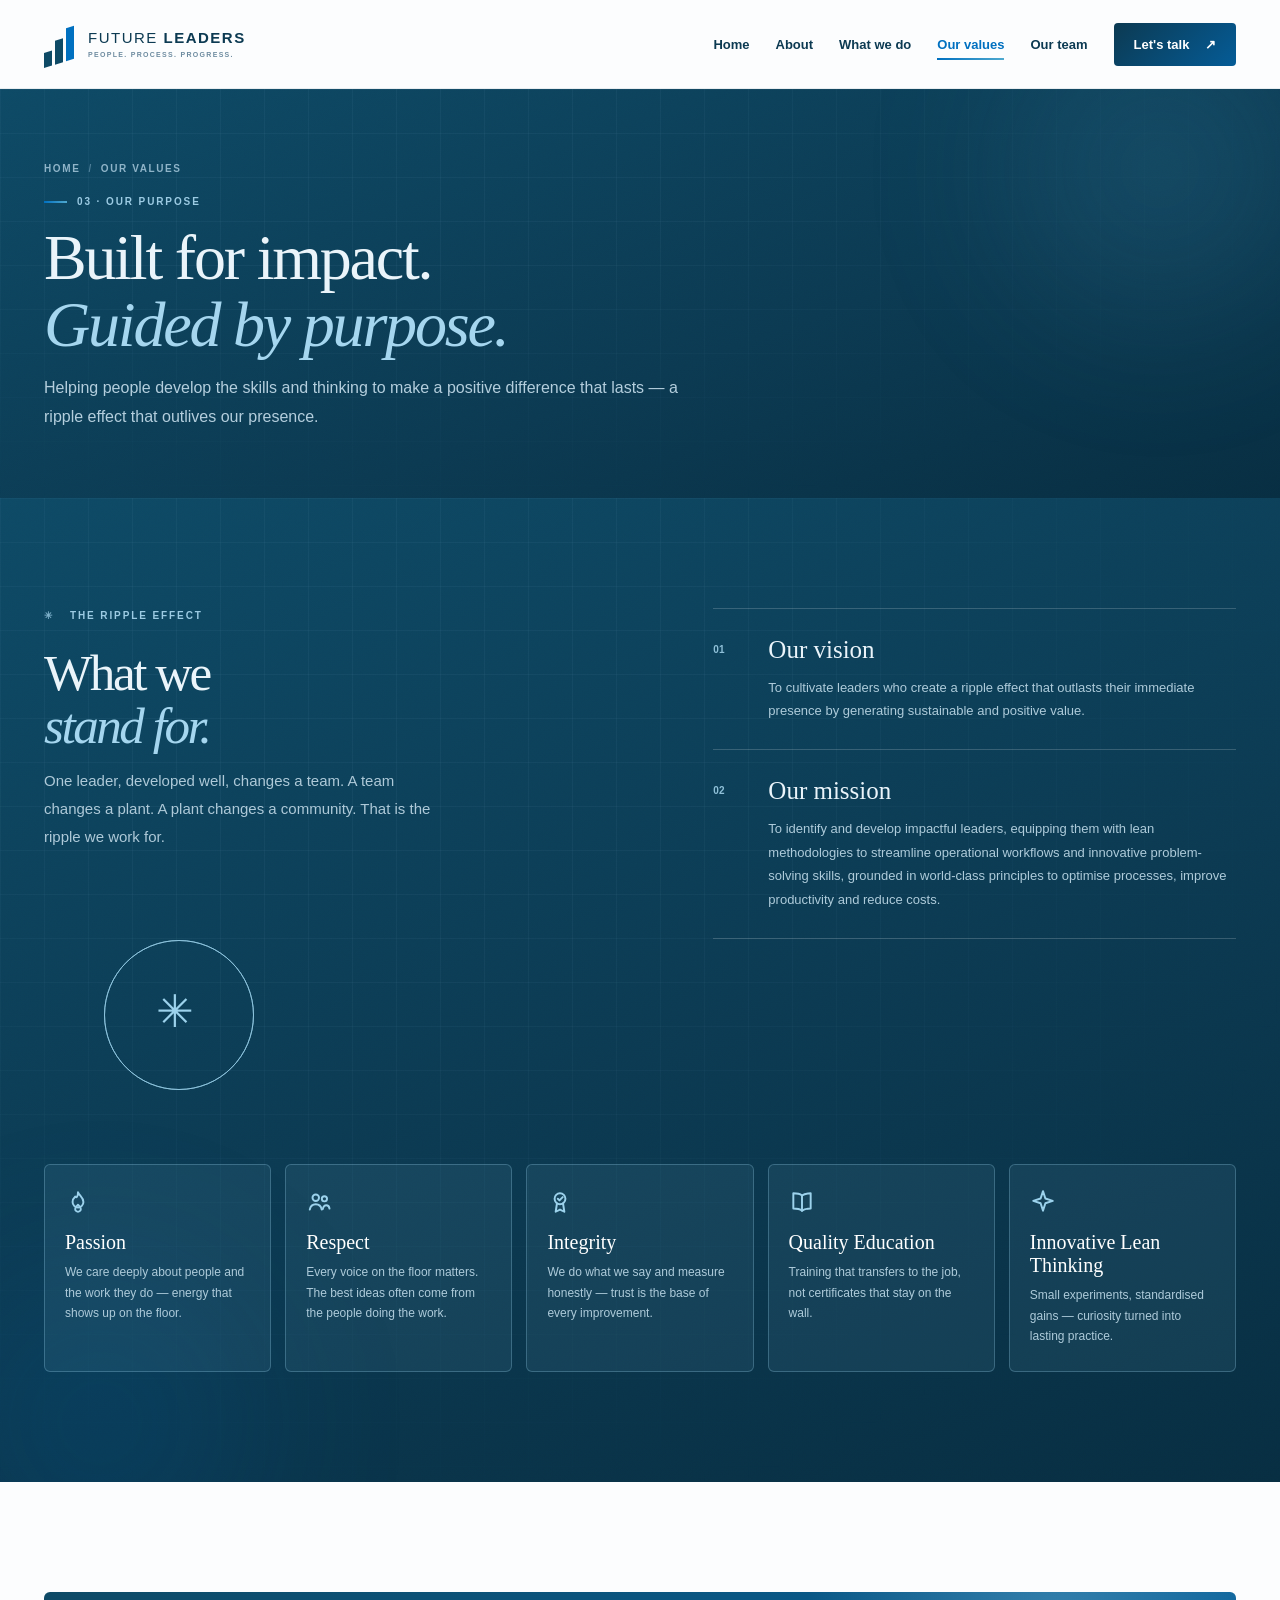
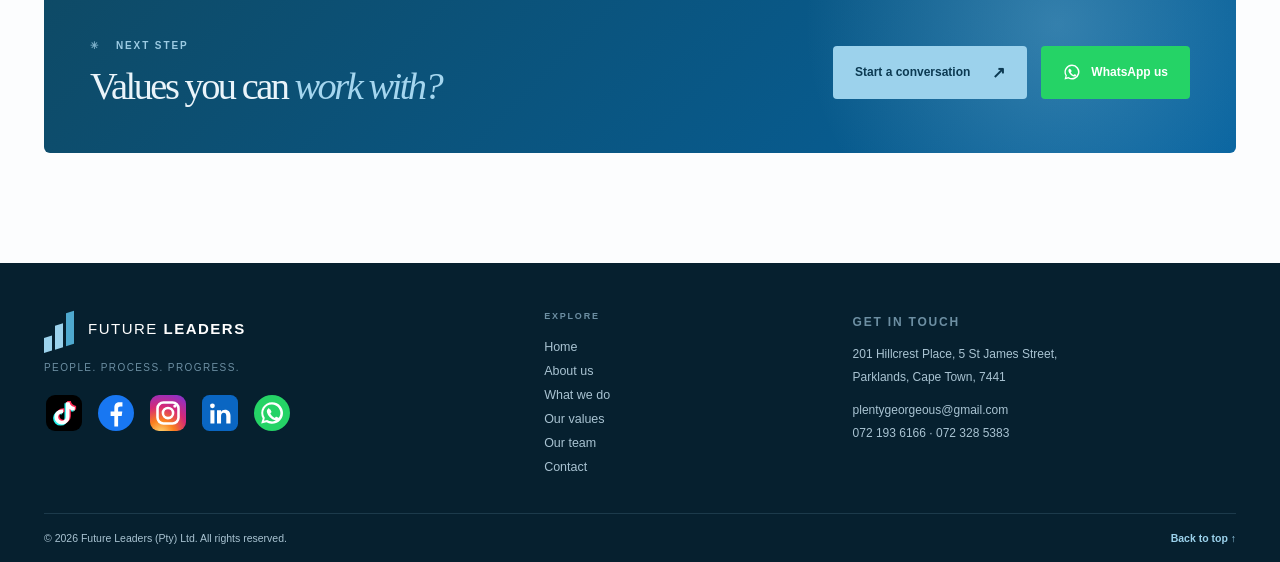
<file: Future-Leaders-PTY(LTD)2/values.html>
<!DOCTYPE html>
<html lang="en-ZA">
<head>
  <meta charset="UTF-8" />
  <meta name="viewport" content="width=device-width, initial-scale=1.0" />
  <title>Our values | Future Leaders</title>
  <meta name="description" content="Our vision, mission and values — passion, respect, integrity, quality education and innovative lean thinking." />
  <meta name="theme-color" content="#0c3a52" />
  <link rel="icon" type="image/svg+xml" href="brandmark.svg" />
  <link rel="stylesheet" href="style.css" />
</head>
<body id="top">

  <svg xmlns="http://www.w3.org/2000/svg" style="position:absolute;width:0;height:0;overflow:hidden" aria-hidden="true">
    <symbol id="i-flame" viewBox="0 0 24 24"><g fill="none" stroke="currentColor" stroke-width="1.8" stroke-linecap="round" stroke-linejoin="round"><path d="M12 3c1 3 5 4.6 5 9a5 5 0 0 1-10 0c0-2 1-3.6 2.5-5C10.5 8.6 12 7 12 3z"/><path d="M12 21a2.6 2.6 0 0 1-2.6-2.6c0-1.4 1.3-2.4 2.6-3.9 1.3 1.5 2.6 2.5 2.6 3.9A2.6 2.6 0 0 1 12 21z"/></g></symbol>
    <symbol id="i-users" viewBox="0 0 24 24"><g fill="none" stroke="currentColor" stroke-width="1.8" stroke-linecap="round" stroke-linejoin="round"><circle cx="9" cy="8" r="3"/><path d="M3.5 19c.5-3 2.5-5 5.5-5s5 2 5.5 5"/><circle cx="17" cy="9" r="2.4"/><path d="M15.5 18.6c.4-2.2 1.5-3.6 3.3-3.6 1.5 0 2.6 1.1 2.9 3.1"/></g></symbol>
    <symbol id="i-badge" viewBox="0 0 24 24"><g fill="none" stroke="currentColor" stroke-width="1.8" stroke-linecap="round" stroke-linejoin="round"><circle cx="12" cy="9" r="5"/><path d="M9.2 13.4 8 21l4-2 4 2-1.2-7.6"/><path d="M10 9l1.5 1.5L14.5 7.5"/></g></symbol>
    <symbol id="i-book" viewBox="0 0 24 24"><g fill="none" stroke="currentColor" stroke-width="1.8" stroke-linecap="round" stroke-linejoin="round"><path d="M12 6c-2-1.5-4.5-2-8-2v14c3.5 0 6 .5 8 2 2-1.5 4.5-2 8-2V4c-3.5 0-6 .5-8 2z"/><path d="M12 6v14"/></g></symbol>
    <symbol id="i-spark" viewBox="0 0 24 24"><g fill="none" stroke="currentColor" stroke-width="1.8" stroke-linejoin="round"><path d="M12 2l2.2 6.8L21 11l-6.8 2.2L12 20l-2.2-6.8L3 11l6.8-2.2L12 2z"/></g></symbol>
    <symbol id="i-check" viewBox="0 0 24 24"><g fill="none" stroke="currentColor" stroke-width="2" stroke-linecap="round" stroke-linejoin="round"><path d="M4 12l5 5L20 7"/></g></symbol>
    <symbol id="i-wa-glyph" viewBox="0 0 24 24"><path fill="currentColor" d="M12 2a10 10 0 0 0-8.6 15.1L2 22l5-1.3A10 10 0 1 0 12 2zm0 2a8 8 0 1 1-4.1 14.9l-.6-.4-2.9.8.8-2.8-.4-.6A8 8 0 0 1 12 4zm-3 3.5c-.2 0-.5.1-.7.3-.6.6-1.3 1.7-1 3 .3 1.6 1.3 3.2 2.6 4.5 1.3 1.3 2.9 2.3 4.5 2.6 1.3.3 2.4-.4 3-1 .2-.2.3-.5.3-.7l-.1-.4-1.9-.9-.5.1-.7.8c-.2.2-.4.2-.6.1a7 7 0 0 1-3.4-3.4c-.1-.2 0-.4.1-.6l.8-.7.1-.5-.9-1.9-.4-.1z"/></symbol>
    <symbol id="i-tiktok" viewBox="0 0 24 24"><rect width="24" height="24" rx="6" fill="#000"/><g transform="translate(2.4 2.4) scale(.8)"><path fill="#25F4EE" transform="translate(-1.1 .9)" d="M16.6 3c.4 2.3 1.9 3.8 4.4 4v3.1c-1.7 0-3.2-.5-4.4-1.4v6.6a6.3 6.3 0 1 1-6.3-6.3c.3 0 .7 0 1 .1v3.2a3.2 3.2 0 1 0 2.2 3V3h3.1z"/><path fill="#FE2C55" transform="translate(1.1 -.9)" d="M16.6 3c.4 2.3 1.9 3.8 4.4 4v3.1c-1.7 0-3.2-.5-4.4-1.4v6.6a6.3 6.3 0 1 1-6.3-6.3c.3 0 .7 0 1 .1v3.2a3.2 3.2 0 1 0 2.2 3V3h3.1z"/><path fill="#fff" d="M16.6 3c.4 2.3 1.9 3.8 4.4 4v3.1c-1.7 0-3.2-.5-4.4-1.4v6.6a6.3 6.3 0 1 1-6.3-6.3c.3 0 .7 0 1 .1v3.2a3.2 3.2 0 1 0 2.2 3V3h3.1z"/></g></symbol>
    <symbol id="i-facebook" viewBox="0 0 24 24"><circle cx="12" cy="12" r="12" fill="#1877F2"/><path fill="#fff" d="M13.4 21v-7h2.4l.4-3h-2.8V9.1c0-.9.3-1.5 1.6-1.5h1.3V4.9c-.3 0-1.1-.1-2-.1-2 0-3.4 1.2-3.4 3.5V11H8.4v3h2.5v7h2.5z"/></symbol>
    <symbol id="i-instagram" viewBox="0 0 24 24"><defs><radialGradient id="ig-grad" cx="30%" cy="107%" r="150%"><stop offset="0" stop-color="#FEDA75"/><stop offset=".25" stop-color="#FA7E1E"/><stop offset=".5" stop-color="#D62976"/><stop offset=".75" stop-color="#962FBF"/><stop offset="1" stop-color="#4F5BD5"/></radialGradient></defs><rect width="24" height="24" rx="6" fill="url(#ig-grad)"/><g fill="none" stroke="#fff" stroke-width="1.7"><rect x="5" y="5" width="14" height="14" rx="4"/><circle cx="12" cy="12" r="3.4"/></g><circle cx="16.6" cy="7.4" r="1.1" fill="#fff"/></symbol>
    <symbol id="i-linkedin" viewBox="0 0 24 24"><rect width="24" height="24" rx="5" fill="#0A66C2"/><path fill="#fff" d="M8.3 10.2H5.6V19h2.7v-8.8zM6.95 5.6a1.6 1.6 0 1 0 0 3.2 1.6 1.6 0 0 0 0-3.2zM19 13.9c0-2.7-1.5-4.1-3.6-4.1-1.3 0-2.2.6-2.7 1.5v-1.1H10V19h2.7v-4.9c0-1.3.6-2.2 1.8-2.2 1.1 0 1.7.8 1.7 2.2V19H19v-5.1z"/></symbol>
    <symbol id="i-whatsapp" viewBox="0 0 24 24"><circle cx="12" cy="12" r="12" fill="#25D366"/><path fill="#fff" d="M12 4.8a7.2 7.2 0 0 0-6.2 10.8L4.8 19l3.5-.9A7.2 7.2 0 1 0 12 4.8zm0 1.6a5.6 5.6 0 1 1-2.9 10.4l-.4-.2-2 .5.5-2-.3-.4A5.6 5.6 0 0 1 12 6.4zm-2.1 2.5c-.15 0-.4.05-.55.25-.5.5-.95 1.25-.75 2.2.25 1.2 1 2.4 2 3.4 1 1 2.2 1.75 3.4 2 .95.2 1.7-.25 2.2-.75.2-.2.25-.45.25-.55l-.05-.3-1.45-.7-.4.05-.55.6c-.15.15-.3.15-.45.05a5.4 5.4 0 0 1-2.6-2.6c-.1-.15-.05-.3.05-.45l.6-.55.05-.4-.7-1.45-.3-.05z"/></symbol>
  </svg>

  <a class="skip-link" href="#main">Skip to content</a>

  <header class="site-header">
    <div class="wrap header-inner">
      <a class="brand" href="index.html" aria-label="Future Leaders home">
        <span class="brand-symbol" aria-hidden="true"><i></i><i></i><i></i></span>
        <span class="brand-name">FUTURE <strong>LEADERS</strong><small>PEOPLE. PROCESS. PROGRESS.</small></span>
      </a>
      <nav class="main-nav" id="main-menu" aria-label="Main navigation">
        <a href="index.html">Home</a>
        <a href="about.html">About</a>
        <a href="services.html">What we do</a>
        <a href="values.html" class="is-active" aria-current="page">Our values</a>
        <a href="team.html">Our team</a>
        <a class="nav-contact" href="contact.html">Let's talk <span aria-hidden="true">↗</span></a>
      </nav>
      <button class="menu-toggle" type="button" aria-expanded="false" aria-controls="main-menu" aria-label="Open navigation menu"><span></span><span></span><span></span></button>
    </div>
    <div class="progress" aria-hidden="true"></div>
  </header>

  <main id="main">
    <section class="page-hero dark grid-bg on-dark">
      <div class="orb orb-c" aria-hidden="true"></div>
      <div class="grain grain-light" aria-hidden="true"></div>
      <div class="wrap">
        <p class="crumb"><a href="index.html">HOME</a><span class="sep">/</span>OUR VALUES</p>
        <p class="eyebrow" style="color:#9ccbe3"><span class="eyebrow-line" aria-hidden="true"></span>03 · OUR PURPOSE</p>
        <h1>Built for impact.<br /><em>Guided by purpose.</em></h1>
        <p class="intro">Helping people develop the skills and thinking to make a positive difference that lasts — a ripple effect that outlives our presence.</p>
      </div>
    </section>

    <section class="section purpose grid-bg on-dark">
      <div class="orb orb-d" aria-hidden="true"></div>
      <div class="grain grain-light" aria-hidden="true"></div>
      <div class="wrap">
        <div class="purpose-layout">
          <div class="purpose-intro sticky-col">
            <div data-reveal>
              <p class="section-kicker light-kicker"><span>✳</span>THE RIPPLE EFFECT</p>
              <h2>What we<br /><em>stand for.</em></h2>
              <p>One leader, developed well, changes a team. A team changes a plant. A plant changes a community. That is the ripple we work for.</p>
              <div class="purpose-graphic" aria-hidden="true">
                <span class="ripple r1"></span><span class="ripple r2"></span><span class="ripple r3"></span>
                <span class="purpose-star">✳</span>
              </div>
            </div>
          </div>
          <div class="purpose-list">
            <article data-reveal>
              <span class="purpose-number">01</span>
              <div>
                <h3>Our vision</h3>
                <p>To cultivate leaders who create a ripple effect that outlasts their immediate presence by generating sustainable and positive value.</p>
              </div>
            </article>
            <article data-reveal style="--rd:.12s">
              <span class="purpose-number">02</span>
              <div>
                <h3>Our mission</h3>
                <p>To identify and develop impactful leaders, equipping them with lean methodologies to streamline operational workflows and innovative problem-solving skills, grounded in world-class principles to optimise processes, improve productivity and reduce costs.</p>
              </div>
            </article>
          </div>
        </div>

        <div class="value-cards">
          <div class="value-card" data-reveal><svg class="icon" aria-hidden="true"><use href="#i-flame"/></svg><h3>Passion</h3><p>We care deeply about people and the work they do — energy that shows up on the floor.</p></div>
          <div class="value-card" data-reveal style="--rd:.1s"><svg class="icon" aria-hidden="true"><use href="#i-users"/></svg><h3>Respect</h3><p>Every voice on the floor matters. The best ideas often come from the people doing the work.</p></div>
          <div class="value-card" data-reveal style="--rd:.2s"><svg class="icon" aria-hidden="true"><use href="#i-badge"/></svg><h3>Integrity</h3><p>We do what we say and measure honestly — trust is the base of every improvement.</p></div>
          <div class="value-card" data-reveal style="--rd:.3s"><svg class="icon" aria-hidden="true"><use href="#i-book"/></svg><h3>Quality Education</h3><p>Training that transfers to the job, not certificates that stay on the wall.</p></div>
          <div class="value-card" data-reveal style="--rd:.4s"><svg class="icon" aria-hidden="true"><use href="#i-spark"/></svg><h3>Innovative Lean Thinking</h3><p>Small experiments, standardised gains — curiosity turned into lasting practice.</p></div>
        </div>
      </div>
    </section>

    <section class="cta" style="padding-top:110px">
      <div class="wrap">
        <div class="cta-band" data-reveal>
          <div>
            <p class="section-kicker light-kicker"><span>✳</span>NEXT STEP</p>
            <h2>Values you can <em>work with?</em></h2>
          </div>
          <div class="cta-actions">
            <a class="button button-light" href="contact.html">Start a conversation <span aria-hidden="true">↗</span></a>
            <a class="button button-wa" href="https://wa.me/27721936166?text=Hello%20Future%20Leaders" target="_blank" rel="noopener"><svg class="icon" aria-hidden="true"><use href="#i-wa-glyph"/></svg>WhatsApp us</a>
          </div>
        </div>
      </div>
    </section>
  </main>

  <footer class="site-footer">
    <div class="wrap">
      <div class="footer-grid">
        <div>
          <a class="brand footer-brand" href="index.html">
            <span class="brand-symbol light" aria-hidden="true"><i></i><i></i><i></i></span>
            <span class="brand-name">FUTURE <strong>LEADERS</strong></span>
          </a>
          <p class="footer-tag">PEOPLE. PROCESS. PROGRESS.</p>
          <div class="socials" aria-label="Follow us">
            <a class="social tiktok" href="https://www.tiktok.com/" target="_blank" rel="noopener" aria-label="Future Leaders on TikTok" title="TikTok"><svg class="icon"><use href="#i-tiktok"/></svg></a>
            <a class="social facebook" href="https://www.facebook.com/" target="_blank" rel="noopener" aria-label="Future Leaders on Facebook" title="Facebook"><svg class="icon"><use href="#i-facebook"/></svg></a>
            <a class="social instagram" href="https://www.instagram.com/" target="_blank" rel="noopener" aria-label="Future Leaders on Instagram" title="Instagram"><svg class="icon"><use href="#i-instagram"/></svg></a>
            <a class="social linkedin" href="https://www.linkedin.com/" target="_blank" rel="noopener" aria-label="Future Leaders on LinkedIn" title="LinkedIn"><svg class="icon"><use href="#i-linkedin"/></svg></a>
            <a class="social whatsapp" href="https://wa.me/27721936166?text=Hello%20Future%20Leaders" target="_blank" rel="noopener" aria-label="Future Leaders on WhatsApp" title="WhatsApp"><svg class="icon"><use href="#i-whatsapp"/></svg></a>
          </div>
        </div>
        <div>
          <p class="footer-h">EXPLORE</p>
          <nav class="footer-links" aria-label="Footer">
            <a href="index.html">Home</a>
            <a href="about.html">About us</a>
            <a href="services.html">What we do</a>
            <a href="values.html">Our values</a>
            <a href="team.html">Our team</a>
            <a href="contact.html">Contact</a>
          </nav>
        </div>
        <div class="footer-contact">
          <p class="footer-h">GET IN TOUCH</p>
          <p>201 Hillcrest Place, 5 St James Street,<br />Parklands, Cape Town, 7441</p>
          <p><a href="mailto:plentygeorgeous@gmail.com">plentygeorgeous@gmail.com</a><br /><a href="tel:+27721936166">072 193 6166</a> · <a href="tel:+27723285383">072 328 5383</a></p>
        </div>
      </div>
      <div class="footer-base">
        <p style="margin:0">© <span id="year">2026</span> Future Leaders (Pty) Ltd. All rights reserved.</p>
        <a class="top-link" href="#top">Back to top ↑</a>
      </div>
    </div>
  </footer>

  <div class="toast" id="toast" role="status" aria-live="polite"><svg class="icon" aria-hidden="true"><use href="#i-check"/></svg><span id="toast-text"></span></div>
  <script src="script.js"></script>
</body>
</html>
</file>
<file: Future-Leaders-PTY(LTD)2/style.css>
/* ============================================================
   Future Leaders — multi-page theme from the company profile
   Navy #0c3a52 / #0e4a66 · Blue #0070c0 · Cyan #9cd2ec · White
   ============================================================ */
:root {
  --ink: #0c3a52;
  --deep: #0e4a66;
  --dark: #082e42;
  --abyss: #06202f;
  --blue: #0070c0;
  --sky: #4fa9cf;
  --cyan: #9cd2ec;
  --mint: #d8e9f2;
  --cream: #f3f8fb;
  --field: #e9f2f8;
  --paper: #fcfdfe;
  --text: #46586a;
  --soft: #5c7180;
  --line: #dce7ee;
  --green: #12b07f;
  --amber: #f0a12e;
  --red: #e5484d;
  --white: #fff;
  --serif: Georgia, "Times New Roman", serif;
  --sans: "Segoe UI", "Helvetica Neue", Arial, Helvetica, sans-serif;
  --header-h: 88px;
}

* { box-sizing: border-box; }
html { scroll-behavior: smooth; scrollbar-color: var(--deep) var(--field); }
body {
  margin: 0; background: var(--paper); color: var(--ink);
  font-family: var(--sans); -webkit-font-smoothing: antialiased;
}
a { color: inherit; text-decoration: none; }
button { font: inherit; }
ul { list-style: none; margin: 0; padding: 0; }
::selection { background: var(--cyan); color: var(--ink); }

::-webkit-scrollbar { width: 12px; }
::-webkit-scrollbar-track { background: var(--field); }
::-webkit-scrollbar-thumb {
  background: linear-gradient(180deg, var(--deep), var(--blue));
  border-radius: 8px; border: 3px solid var(--field);
}
::-webkit-scrollbar-thumb:hover { background: linear-gradient(180deg, var(--blue), var(--sky)); }

a:focus-visible, button:focus-visible, input:focus-visible,
select:focus-visible, textarea:focus-visible {
  outline: 3px solid var(--blue); outline-offset: 3px;
}
.purpose a:focus-visible, .contact a:focus-visible, .page-hero.dark a:focus-visible,
.site-footer a:focus-visible, .cta-band a:focus-visible, .quote a:focus-visible,
.copy-btn:focus-visible { outline-color: var(--cyan); }

section[id], div[id] { scroll-margin-top: calc(var(--header-h) + 12px); }

.skip-link {
  position: absolute; left: 16px; top: -60px; z-index: 200;
  background: var(--ink); color: #fff; padding: 12px 18px;
  border-radius: 0 0 6px 6px; font-size: 13px; font-weight: 700; transition: top .2s;
}
.skip-link:focus { top: 0; }

.wrap { width: min(1240px, calc(100% - 88px)); margin: 0 auto; }
.section { padding: 110px 0; position: relative; }
.icon { width: 18px; height: 18px; flex-shrink: 0; display: block; }

.acc-blue  { --acc: #0070c0; --acc-ink: #0070c0; --acc-soft: rgba(0,112,192,.10); }
.acc-cyan  { --acc: #4fa9cf; --acc-ink: #1f6f96; --acc-soft: rgba(79,169,207,.14); }
.acc-green { --acc: #12b07f; --acc-ink: #0b7d57; --acc-soft: rgba(18,176,127,.12); }
.acc-amber { --acc: #f0a12e; --acc-ink: #a3660a; --acc-soft: rgba(240,161,46,.15); }
.acc-red   { --acc: #e5484d; --acc-ink: #c93036; --acc-soft: rgba(229,72,77,.10); }

/* ============ Header ============ */
.site-header {
  position: sticky; top: 0; z-index: 60;
  background: rgba(252,253,254,.86);
  -webkit-backdrop-filter: blur(14px) saturate(1.3);
  backdrop-filter: blur(14px) saturate(1.3);
  border-bottom: 1px solid rgba(12,58,82,.08);
  transition: box-shadow .3s, background .3s;
}
.site-header.is-scrolled { background: rgba(252,253,254,.96); box-shadow: 0 10px 30px rgba(8,46,66,.10); }
.header-inner { height: var(--header-h); display: flex; align-items: center; justify-content: space-between; gap: 25px; }
.progress {
  position: absolute; left: 0; bottom: -1px; height: 3px; width: 100%;
  transform: scaleX(0); transform-origin: 0 50%;
  background: linear-gradient(90deg, var(--blue), var(--sky), var(--cyan));
}
.brand { display: inline-flex; align-items: center; gap: 11px; flex-shrink: 0; }
.brand-symbol { width: 33px; height: 37px; display: flex; align-items: flex-end; gap: 3px; transform: skewY(-17deg); }
.brand-symbol i { display: block; width: 8px; background: var(--deep); transition: height .3s, background .3s; }
.brand-symbol i:nth-child(1) { height: 15px; }
.brand-symbol i:nth-child(2) { height: 24px; }
.brand-symbol i:nth-child(3) { height: 33px; background: var(--blue); }
.brand:hover .brand-symbol i:nth-child(1) { height: 19px; }
.brand:hover .brand-symbol i:nth-child(2) { height: 28px; }
.brand:hover .brand-symbol i:nth-child(3) { height: 37px; }
.brand-symbol.light i { background: var(--cyan); }
.brand-symbol.light i:nth-child(3) { background: var(--sky); }
.brand-name { font-size: 15px; letter-spacing: 1.5px; line-height: 1.05; font-weight: 400; }
.brand-name strong { font-weight: 800; }
.brand-name small { display: block; font-size: 7px; font-weight: 700; letter-spacing: 1.3px; margin-top: 5px; color: #6e8ca0; }

.main-nav { display: flex; gap: 26px; align-items: center; font-size: 13px; font-weight: 600; }
.main-nav > a:not(.nav-contact) { position: relative; padding: 4px 0; transition: color .2s; }
.main-nav > a:not(.nav-contact)::after {
  content: ""; position: absolute; left: 0; right: 0; bottom: -4px; height: 2px;
  background: linear-gradient(90deg, var(--blue), var(--sky));
  transform: scaleX(0); transform-origin: left; transition: transform .25s;
}
.main-nav > a:not(.nav-contact):hover { color: var(--blue); }
.main-nav > a.is-active:not(.nav-contact) { color: var(--blue); }
.main-nav > a.is-active:not(.nav-contact)::after { transform: scaleX(1); }
.nav-contact {
  background: linear-gradient(135deg, var(--ink), var(--blue)); background-size: 160% 160%;
  color: #fff; border-radius: 4px; padding: 14px 20px;
  transition: background-position .3s, transform .2s, box-shadow .3s;
}
.nav-contact span { margin-left: 12px; display: inline-block; transition: transform .2s; }
.nav-contact:hover { background-position: 100% 100%; transform: translateY(-1px); box-shadow: 0 10px 22px rgba(0,112,192,.28); }
.nav-contact:hover span { transform: translate(2px,-2px); }
.nav-contact.is-active { box-shadow: 0 0 0 3px rgba(0,112,192,.28); }
.menu-toggle { display: none; }

/* ============ Atmosphere ============ */
.orb { position: absolute; border-radius: 50%; filter: blur(70px); pointer-events: none; will-change: transform; z-index: 0; }
.orb-a { width: 430px; height: 430px; top: -130px; left: -90px; opacity: .6;
  background: radial-gradient(circle, var(--cyan), transparent 65%); animation: drift-a 22s ease-in-out infinite alternate; }
.orb-b { width: 540px; height: 540px; bottom: -240px; right: -140px; opacity: .5;
  background: radial-gradient(circle, rgba(0,112,192,.4), transparent 65%); animation: drift-b 28s ease-in-out infinite alternate; }
.orb-c { width: 480px; height: 480px; top: -160px; right: -120px; opacity: .35;
  background: radial-gradient(circle, rgba(79,169,207,.55), transparent 65%); animation: drift-a 26s ease-in-out infinite alternate; }
.orb-d { width: 520px; height: 520px; bottom: -200px; left: -160px; opacity: .35;
  background: radial-gradient(circle, rgba(0,112,192,.5), transparent 65%); animation: drift-b 24s ease-in-out infinite alternate; }
@keyframes drift-a { to { transform: translate(70px, 50px); } }
@keyframes drift-b { to { transform: translate(-60px, -40px); } }
.grain {
  position: absolute; inset: 0; pointer-events: none; opacity: .05; mix-blend-mode: multiply;
  background-image: url("data:image/svg+xml,%3Csvg xmlns='http://www.w3.org/2000/svg' width='140' height='140'%3E%3Cfilter id='n'%3E%3CfeTurbulence type='fractalNoise' baseFrequency='0.85' numOctaves='2' stitchTiles='stitch'/%3E%3C/filter%3E%3Crect width='140' height='140' filter='url(%23n)' opacity='0.55'/%3E%3C/svg%3E");
}
.grain-light { opacity: .08; mix-blend-mode: soft-light; }
.grid-bg::before {
  content: ""; position: absolute; inset: 0; pointer-events: none;
  background-image:
    linear-gradient(rgba(12,58,82,.05) 1px, transparent 1px),
    linear-gradient(90deg, rgba(12,58,82,.05) 1px, transparent 1px);
  background-size: 44px 44px;
  -webkit-mask-image: radial-gradient(ellipse at 30% 20%, #000 25%, transparent 78%);
  mask-image: radial-gradient(ellipse at 30% 20%, #000 25%, transparent 78%);
}
.grid-bg.on-dark::before {
  background-image:
    linear-gradient(rgba(156,210,236,.05) 1px, transparent 1px),
    linear-gradient(90deg, rgba(156,210,236,.05) 1px, transparent 1px);
}

/* ============ Type & buttons ============ */
.eyebrow, .section-kicker { font-size: 10px; font-weight: 800; letter-spacing: 1.9px; line-height: 1.5; }
.eyebrow { display: flex; align-items: center; gap: 10px; color: #3e7491; margin: 0; }
.eyebrow-line { width: 23px; height: 2px; background: linear-gradient(90deg, var(--blue), var(--sky)); }
.section-kicker { color: #4e7f99; margin: 0; }
.section-kicker span { color: #93b7c9; margin-right: 16px; }
.light-kicker { color: #9ccbe3; }
.light-kicker span { color: #7fb2cb; }

.hero h1, .section h2, .page-hero h1, .cta-band h2 {
  font-family: var(--serif); font-weight: 400; letter-spacing: -2.5px; line-height: 1.04; margin: 24px 0;
}
h1 em, h2 em, h3 em { font-weight: 400; font-style: italic; color: var(--blue); }
.on-dark h1 em, .on-dark h2 em, .purpose h2 em, .contact h2 em,
.page-hero.dark h1 em, .cta-band h2 em, .quote blockquote em { color: #a5d6ef; }

.button {
  display: inline-flex; align-items: center; justify-content: center; gap: 22px;
  min-height: 53px; padding: 0 22px; font-size: 12px; font-weight: 700;
  border-radius: 4px; border: 0; cursor: pointer;
  transition: background-position .3s, transform .2s, box-shadow .3s, background-color .2s, color .2s;
}
.button span[aria-hidden] { font-size: 16px; transition: transform .2s; }
.button:hover span[aria-hidden] { transform: translate(2px,-2px); }
.button-primary { background: linear-gradient(135deg, var(--ink) 20%, var(--blue)); background-size: 170% 170%; color: #fff; }
.button-primary:hover { background-position: 100% 100%; transform: translateY(-2px); box-shadow: 0 14px 30px rgba(0,112,192,.3); }
.button-light { background: var(--cyan); color: var(--ink); }
.button-light:hover { background: #bfe2f4; transform: translateY(-2px); box-shadow: 0 14px 30px rgba(156,210,236,.25); }
.button-wa { background: #25D366; color: #fff; gap: 10px; }
.button-wa:hover { background: #2ee27a; transform: translateY(-2px); box-shadow: 0 14px 30px rgba(37,211,102,.35); }
.text-link { font-size: 12px; font-weight: 700; transition: color .2s; }
.text-link span { margin-left: 9px; display: inline-block; transition: transform .2s; }
.text-link:hover { color: var(--blue); }
.text-link:hover span { transform: translateY(3px); }
.underlined-link {
  display: inline-block; border-bottom: 1px solid #5e96af; padding: 0 0 8px;
  font-size: 12px; font-weight: 700; margin-top: 26px; transition: color .2s, border-color .2s;
}
.underlined-link span { margin-left: 25px; display: inline-block; transition: transform .2s; }
.underlined-link:hover { color: var(--blue); border-color: var(--blue); }
.underlined-link:hover span { transform: translate(2px,-2px); }
.underlined-link.on-dark { border-color: rgba(156,210,236,.5); color: var(--cyan); }
.underlined-link.on-dark:hover { color: #fff; border-color: #fff; }

/* ============ Home hero ============ */
.hero { position: relative; background: var(--cream); padding: 64px 0 28px; overflow: hidden; }
.hero .wrap { position: relative; z-index: 1; }
.hero-layout { display: grid; grid-template-columns: 1.03fr .97fr; gap: 6.4%; align-items: center; }
.hero h1 { font-size: clamp(50px, 5.2vw, 76px); }
.hero-tagline { font-family: var(--serif); font-style: italic; font-size: 19px; color: #1f6f96; margin: 0 0 14px; }
.hero-intro { font-size: 16px; line-height: 1.8; color: var(--text); max-width: 480px; margin: 0; }
.hero-actions { display: flex; align-items: center; gap: 27px; margin-top: 32px; }
.hero-note { display: flex; gap: 13px; align-items: center; margin-top: 56px; }
.mini-mark { font-size: 32px; line-height: 1; color: var(--sky); }
.hero-note p { font-size: 10.5px; line-height: 1.6; color: #6e8695; margin: 0; letter-spacing: .4px; }
.hero-note strong { color: #1a5b7e; }

.hero-visual { position: relative; will-change: transform; }
.hero-art {
  min-height: 540px; position: relative; border-radius: 4px; isolation: isolate;
  display: flex; flex-direction: column; justify-content: space-between;
  padding: 30px; color: #eaf4fa;
  background: linear-gradient(145deg, #1a6e96, var(--ink) 82%);
  box-shadow: 0 30px 60px rgba(8,46,66,.25);
}
.hero-art::before { content: ""; position: absolute; inset: 0; z-index: -2; border-radius: inherit;
  background: radial-gradient(ellipse at 75% 5%, rgba(120,190,225,.4), transparent 44%); }
.hero-art::after {
  content: ""; position: absolute; inset: 0; z-index: 0; border-radius: inherit;
  background: radial-gradient(240px circle at var(--mx, 72%) var(--my, 18%), rgba(156,210,236,.3), transparent 60%);
  opacity: 0; transition: opacity .4s; pointer-events: none;
}
.hero-art:hover::after { opacity: 1; }
.hero-art > * { position: relative; z-index: 1; }
.art-halo { position: absolute; border-radius: 50%; border: 1px solid rgba(200,232,248,.27); z-index: 0; }
.art-halo-one { height: 480px; width: 480px; right: -110px; top: -130px; }
.art-halo-two { height: 350px; width: 350px; right: -45px; top: -65px; }
.art-halo-three { height: 210px; width: 210px; right: 25px; top: 5px; border-style: dashed; animation: spin 60s linear infinite; }
@keyframes spin { to { transform: rotate(360deg); } }
.art-pattern {
  position: absolute; inset: 0; opacity: .12; z-index: 0; border-radius: inherit;
  background-image: radial-gradient(#bfe0ef 1px, transparent 1px); background-size: 19px 19px;
  -webkit-mask-image: linear-gradient(130deg, transparent, #000); mask-image: linear-gradient(130deg, transparent, #000);
}
.art-label, .art-bottom { font-size: 9px; letter-spacing: 1.7px; font-weight: 700; margin: 0; }
.art-label span { color: var(--cyan); margin: 0 5px; }
.art-bars { position: absolute; left: 15%; right: 15%; bottom: 28%; height: 44%; display: flex; gap: 12px; align-items: end; opacity: .8; z-index: 0; }
.art-bars span {
  display: block; flex: 1; border-radius: 8px 8px 2px 2px;
  background: linear-gradient(180deg, #bfe0f2, #3f83a6);
  box-shadow: 0 -6px 18px rgba(156,210,236,.3);
  transform: scaleY(0); transform-origin: bottom;
  animation: grow .9s cubic-bezier(.2,.7,.2,1) forwards; animation-delay: calc(.7s + var(--i) * .12s);
}
.art-bars span:nth-child(1) { height: 34%; }
.art-bars span:nth-child(2) { height: 52%; }
.art-bars span:nth-child(3) { height: 73%; }
.art-bars span:nth-child(4) { height: 100%; }
@keyframes grow { to { transform: scaleY(1); } }
.kaizen { position: absolute; left: 12%; right: 12%; bottom: 27%; height: 46%; width: 76%; z-index: 0; overflow: visible; }
.kaizen path { fill: none; stroke: #aee0f5; stroke-width: 2; stroke-linecap: round; stroke-linejoin: round; vector-effect: non-scaling-stroke; }
html.js .kaizen path:first-child { stroke-dasharray: 1; stroke-dashoffset: 1; animation: draw 1.6s ease .9s forwards; }
.kaizen-head { opacity: .9; }
html.js .kaizen-head { opacity: 0; animation: appear .4s ease 2.4s forwards; }
@keyframes draw { to { stroke-dashoffset: 0; } }
@keyframes appear { to { opacity: .9; } }
.art-title { font-family: var(--serif); font-size: 39px; letter-spacing: -1px; line-height: 1.08; margin: auto 0 48px; }
.art-title em { color: #aee0f5; }
.art-bottom { display: flex; align-items: center; gap: 14px; border-top: 1px solid rgba(255,255,255,.3); padding-top: 20px; }
.art-bottom span:last-child { font-size: 20px; margin-left: auto; color: var(--cyan); }
.floating-wrap { position: absolute; right: -22px; bottom: 72px; z-index: 2; }
.floating-card {
  background: #e8f3fa; color: var(--ink); padding: 16px 20px; border-radius: 4px;
  display: flex; align-items: center; gap: 12px; box-shadow: 0 15px 35px rgba(8,46,66,.3);
  font-size: 11px; line-height: 1.5; animation: floaty 5s ease-in-out infinite alternate;
}
.floating-card p { margin: 0; }
.floating-icon { width: 37px; height: 37px; border-radius: 50%; display: grid; place-items: center;
  background: linear-gradient(135deg, var(--cyan), var(--sky)); color: var(--ink); }
@keyframes floaty { to { transform: translateY(-9px); } }
.hero-foot { display: flex; justify-content: space-between; font-size: 9px; font-weight: 700; letter-spacing: 1.5px; color: #7a93a3; margin-top: 48px; }
.scroll-arrow { display: inline-block; animation: bob 1.6s ease-in-out infinite; }
@keyframes bob { 50% { transform: translateY(4px); } }
html.js [data-hero] { opacity: 0; transform: translateY(26px); animation: rise .8s cubic-bezier(.2,.7,.2,1) forwards; animation-delay: var(--d, 0s); }
html.js [data-hero="art"] { transform: translateY(30px) scale(.97); animation-name: rise-art; }
@keyframes rise { to { opacity: 1; transform: none; } }
@keyframes rise-art { to { opacity: 1; transform: none; } }

/* ============ Page hero (inner pages) ============ */
.page-hero { position: relative; background: var(--cream); padding: 74px 0 66px; overflow: hidden; }
.page-hero .wrap { position: relative; z-index: 1; }
.crumb { display: flex; gap: 8px; align-items: center; font-size: 10px; font-weight: 800; letter-spacing: 1.6px; color: #7a93a3; margin: 0 0 20px; }
.crumb a { transition: color .2s; }
.crumb a:hover { color: var(--blue); }
.crumb .sep { color: #b6c9d4; }
.page-hero h1 { font-size: clamp(44px, 5vw, 68px); letter-spacing: -2.2px; margin: 16px 0; }
.page-hero .intro { max-width: 640px; font-size: 16px; line-height: 1.8; color: var(--text); margin: 0; }
.page-hero.dark { background: linear-gradient(160deg, var(--deep), var(--ink) 60%, var(--dark)); color: #eaf4fa; }
.page-hero.dark .intro { color: #b4cedd; }
.page-hero.dark .crumb { color: #8fb4c8; }
.page-hero.dark .crumb a:hover { color: var(--cyan); }
.page-hero.dark .crumb .sep { color: #4e7f99; }

/* ============ Marquee ============ */
.stripe {
  background: linear-gradient(90deg, var(--ink), var(--deep) 50%, var(--ink));
  color: var(--cyan); padding: 17px 0; overflow: hidden;
  border-top: 1px solid rgba(156,210,236,.15); border-bottom: 1px solid rgba(156,210,236,.15);
}
.stripe-track { display: flex; width: max-content; animation: marquee 32s linear infinite; }
.stripe:hover .stripe-track { animation-play-state: paused; }
.stripe-group { display: flex; align-items: center; gap: 34px; padding-right: 34px; font-family: var(--serif); font-style: italic; font-size: 19px; white-space: nowrap; }
.s-star { color: var(--sky); font-style: normal; font-size: 15px; }
@keyframes marquee { to { transform: translateX(-50%); } }

/* ============ Layout helpers ============ */
.split-heading { display: grid; grid-template-columns: 1fr .95fr; gap: 9%; align-items: start; }
.sticky-col { position: sticky; top: calc(var(--header-h) + 32px); align-self: start; }
.section h2 { font-size: clamp(40px, 4vw, 57px); margin: 23px 0 0; }
.section-top { display: flex; align-items: end; justify-content: space-between; gap: 50px; margin-bottom: 48px; }
.section-top > p { max-width: 340px; margin: 0; font-size: 15px; line-height: 1.85; color: var(--soft); }
.body-copy p { font-size: 15px; line-height: 1.85; color: var(--soft); }
.body-copy .lead { font-size: 21px; line-height: 1.5; font-family: var(--serif); color: var(--ink); margin: 0 0 20px; }

/* ============ Pillars & stats ============ */
.pillars { display: grid; grid-template-columns: repeat(3, 1fr); gap: 12px; margin-top: 30px; }
.pillar { background: var(--cream); border: 1px solid var(--line); border-radius: 4px; padding: 16px; display: flex; gap: 12px; align-items: flex-start; transition: transform .2s, border-color .2s; }
.pillar:hover { transform: translateY(-3px); border-color: var(--sky); }
.p-icon { width: 34px; height: 34px; border-radius: 9px; flex-shrink: 0; background: rgba(0,112,192,.1); color: var(--blue); display: grid; place-items: center; }
.pillar h4 { font-size: 13px; margin: 0 0 4px; }
.pillar p { font-size: 11.5px; line-height: 1.6; color: var(--text); margin: 0; }
.stats { display: grid; grid-template-columns: repeat(4, 1fr); gap: 14px; margin-top: 72px; }
.stat { background: #fff; border: 1px solid var(--line); border-top: 3px solid var(--acc); border-radius: 0 0 4px 4px; padding: 22px 24px; position: relative; overflow: hidden; }
.stat::after { content: ""; position: absolute; right: -30px; bottom: -40px; width: 110px; height: 110px; border-radius: 50%; background: var(--acc-soft); pointer-events: none; }
.stat b { font-family: var(--serif); font-weight: 400; font-size: 52px; letter-spacing: -2px; color: var(--ink); display: flex; align-items: baseline; line-height: 1; }
.stat .suffix { font-size: 27px; color: var(--acc-ink); margin-left: 2px; }
.stat > span { display: block; margin-top: 10px; font-size: 10px; font-weight: 800; letter-spacing: 1.5px; color: var(--soft); text-transform: uppercase; }

/* ============ Service cards ============ */
.services-bg { background: var(--field); }
.services-bg::before {
  content: ""; position: absolute; inset: 0; pointer-events: none; opacity: .5;
  background-image: radial-gradient(rgba(12,58,82,.12) 1px, transparent 1px); background-size: 24px 24px;
  -webkit-mask-image: linear-gradient(180deg, transparent, #000 30%, #000 70%, transparent);
  mask-image: linear-gradient(180deg, transparent, #000 30%, #000 70%, transparent);
}
.services-bg .wrap { position: relative; }
.service-grid { display: grid; grid-template-columns: repeat(4, 1fr); gap: 14px; }
.service-card {
  background: var(--paper); padding: 26px; display: flex; flex-direction: column;
  border: 1px solid #e1ebf1; border-top: 3px solid var(--acc); border-radius: 0 0 4px 4px;
  transition: transform .25s, box-shadow .25s;
}
.service-card:hover { transform: translateY(-6px); box-shadow: 0 22px 44px rgba(8,46,66,.13); }
.card-top { display: flex; justify-content: space-between; align-items: center; color: #7fa0b2; font-size: 9px; letter-spacing: 1.3px; font-weight: 700; }
.card-arrow { font-size: 18px; color: var(--acc-ink); transition: transform .25s; }
.service-card:hover .card-arrow { transform: translate(3px,-3px); }
.card-icon { width: 42px; height: 42px; border-radius: 11px; margin-top: 26px; background: var(--acc-soft); color: var(--acc-ink); display: grid; place-items: center; }
.card-icon .icon { width: 21px; height: 21px; }
.service-card h3 { font-family: var(--serif); font-size: 25px; line-height: 1.14; font-weight: 400; letter-spacing: -.7px; margin: 16px 0 12px; }
.service-card > p { font-size: 12px; line-height: 1.75; color: #6b8291; margin: 0 0 22px; }
.card-tags { margin-top: auto; }
.card-tags li { display: flex; align-items: center; gap: 9px; font-size: 11px; font-weight: 600; color: #4d6474; padding: 8px 0; border-top: 1px dashed #d7e4ec; line-height: 1.4; }
.card-tags li::before { content: ""; width: 6px; height: 6px; border-radius: 50%; background: var(--acc); flex-shrink: 0; }
.card-cta { margin-top: 16px; font-size: 11px; font-weight: 800; letter-spacing: .6px; color: var(--acc-ink); }

/* ============ Capability groups (services page) ============ */
.serve-grid { display: grid; grid-template-columns: repeat(3, 1fr); gap: 14px; margin-bottom: 56px; }
.serve { background: #fff; border: 1px solid var(--line); border-radius: 6px; padding: 22px; display: flex; gap: 14px; align-items: flex-start; transition: transform .2s, border-color .2s; }
.serve:hover { transform: translateY(-3px); border-color: var(--sky); }
.serve h3 { font-size: 15px; margin: 0 0 6px; }
.serve p { font-size: 12px; line-height: 1.65; color: var(--soft); margin: 0; }
.cap-group {
  background: #fff; border: 1px solid var(--line); border-top: 3px solid var(--acc);
  border-radius: 0 0 6px 6px; padding: 36px; margin-bottom: 18px;
  display: grid; grid-template-columns: .85fr 1.4fr; gap: 44px;
}
.cap-head .card-icon { margin: 0 0 18px; }
.cap-head h2 { font-family: var(--serif); font-weight: 400; font-size: 31px; letter-spacing: -1px; margin: 0 0 12px; }
.cap-head p { font-size: 13px; line-height: 1.75; color: var(--soft); margin: 0; }
.cap-head .cap-num { font-size: 10px; font-weight: 800; letter-spacing: 1.6px; color: var(--acc-ink); display: block; margin-bottom: 14px; }
.cap-list li { display: grid; grid-template-columns: 14px 1fr; gap: 12px; padding: 14px 0; border-top: 1px dashed #d7e4ec; }
.cap-list li:first-child { border-top: 0; padding-top: 0; }
.cap-list li::before { content: ""; width: 8px; height: 8px; border-radius: 50%; background: var(--acc); margin-top: 6px; }
.cap-list b { display: block; font-size: 14.5px; margin-bottom: 4px; }
.cap-list span { font-size: 12px; color: var(--soft); line-height: 1.65; }

/* ============ Approach ladder ============ */
.approach { margin-top: 64px; background: #fff; border: 1px solid var(--line); border-radius: 4px; padding: 36px; position: relative; overflow: hidden; }
.approach::before { content: ""; position: absolute; top: 0; left: 0; right: 0; height: 4px;
  background: linear-gradient(90deg, var(--blue), var(--sky), var(--green), var(--amber)); }
.approach-head { display: flex; align-items: end; justify-content: space-between; gap: 40px; }
.approach h3 { font-family: var(--serif); font-weight: 400; font-size: 29px; letter-spacing: -1px; margin: 14px 0 0; }
.approach-head > p { max-width: 300px; margin: 0; font-size: 13px; line-height: 1.75; color: var(--soft); }
.steps { display: grid; grid-template-columns: repeat(4, 1fr); gap: 22px; margin-top: 34px; position: relative; }
.steps::before { content: ""; position: absolute; top: 19px; left: 2%; right: 2%; height: 2px;
  background: linear-gradient(90deg, var(--blue), var(--sky), var(--green), var(--amber));
  transform-origin: left; transition: transform 1.2s ease .3s; }
html.js .approach:not(.is-visible) .steps::before { transform: scaleX(0); }
.step { position: relative; padding-top: 56px; }
.step-node { position: absolute; top: 0; left: 0; width: 40px; height: 40px; border-radius: 50%;
  background: #fff; border: 2px solid var(--acc); color: var(--acc-ink);
  display: grid; place-items: center; font-weight: 800; font-size: 14px; box-shadow: 0 0 0 6px #fff; }
.step h4 { font-size: 15px; margin: 0 0 8px; }
.step p { font-size: 12.5px; line-height: 1.7; color: var(--soft); margin: 0; }

/* ============ Purpose / values ============ */
.purpose { background: linear-gradient(160deg, var(--deep), var(--ink) 55%, var(--dark)); color: #eaf4fa; overflow: hidden; }
.purpose .wrap { position: relative; z-index: 1; }
.purpose-layout { display: grid; grid-template-columns: 1fr .95fr; gap: 10%; }
.purpose-intro p:not(.section-kicker) { color: #aec9d8; max-width: 400px; font-size: 15px; line-height: 1.85; }
.purpose-graphic { position: relative; height: 200px; margin-top: 50px; }
.ripple { position: absolute; left: 60px; bottom: 10px; width: 150px; height: 150px;
  border: 1px solid rgba(156,210,236,.55); border-radius: 50%; animation: ripple 5s ease-out infinite; }
.ripple.r2 { animation-delay: 1.6s; }
.ripple.r3 { animation-delay: 3.2s; }
@keyframes ripple { 0% { transform: scale(.45); opacity: .9; } 100% { transform: scale(1.5); opacity: 0; } }
.purpose-star { position: absolute; left: 112px; bottom: 62px; font-size: 45px; color: var(--cyan); animation: star-pulse 4s ease-in-out infinite; }
@keyframes star-pulse { 50% { transform: scale(1.12); text-shadow: 0 0 30px rgba(156,210,236,.8); } }
.purpose-list article { display: grid; grid-template-columns: 40px 1fr; gap: 15px; border-top: 1px solid rgba(255,255,255,.18); padding: 27px 0; }
.purpose-list article:last-child { border-bottom: 1px solid rgba(255,255,255,.18); }
.purpose-number { font-size: 10px; font-weight: 700; color: #8fc0d8; padding-top: 8px; }
.purpose-list h3 { font-family: var(--serif); font-weight: 400; font-size: 25px; margin: 0 0 12px; }
.purpose-list p { font-size: 13px; line-height: 1.8; color: #aecbda; margin: 0; }
.value-cards { display: grid; grid-template-columns: repeat(5, 1fr); gap: 14px; margin-top: 64px; }
.value-card {
  background: rgba(156,210,236,.08); border: 1px solid rgba(156,210,236,.28); border-radius: 6px;
  padding: 24px 20px; transition: transform .2s, background .2s, border-color .2s;
}
.value-card:hover { transform: translateY(-4px); background: rgba(156,210,236,.16); border-color: var(--cyan); }
.value-card .icon { width: 26px; height: 26px; color: var(--cyan); }
.value-card h3 { font-family: var(--serif); font-weight: 400; font-size: 20px; margin: 16px 0 8px; color: #fff; }
.value-card p { font-size: 12px; line-height: 1.7; color: #aecbda; margin: 0; }

/* ============ Quote band ============ */
.quote { background: linear-gradient(120deg, var(--ink), var(--deep)); color: #eaf4fa; padding: 84px 0; position: relative; overflow: hidden; }
.quote .wrap { position: relative; z-index: 1; }
.quote blockquote { margin: 0; font-family: var(--serif); font-style: italic; font-size: clamp(24px, 2.6vw, 34px); line-height: 1.4; letter-spacing: -.5px; max-width: 920px; }
.quote cite { display: block; margin-top: 22px; font-style: normal; font-size: 10px; font-weight: 800; letter-spacing: 1.8px; color: var(--cyan); }

/* ============ Team ============ */
.team-grid { display: grid; grid-template-columns: repeat(2, 1fr); gap: 20px; }
.person-card { display: grid; grid-template-columns: 185px 1fr; background: #fff; border: 1px solid var(--line); border-radius: 4px; overflow: hidden; transition: transform .25s, box-shadow .25s; }
.person-card:hover { transform: translateY(-5px); box-shadow: 0 24px 48px rgba(8,46,66,.13); }
.person-monogram {
  background: linear-gradient(160deg, var(--deep), var(--blue)); background-size: 150% 150%;
  display: flex; justify-content: center; align-items: center;
  font-family: var(--serif); font-size: 52px; color: #eaf6fd; position: relative; transition: background-position .4s;
}
.person-card:hover .person-monogram { background-position: 100% 100%; }
.person-monogram::before { content: ""; position: absolute; inset: 0; opacity: .18;
  background-image: radial-gradient(#bfe0ef 1px, transparent 1px); background-size: 15px 15px; }
.person-monogram.second { background-image: linear-gradient(160deg, #155e85, var(--sky)); }
.mono-star { position: absolute; top: 14px; right: 16px; font-family: var(--sans); font-size: 17px; color: var(--cyan); }
.person-info { padding: 26px 28px; display: flex; flex-direction: column; }
.person-role { font-size: 9px; letter-spacing: 1.4px; color: #7593a5; font-weight: 800; margin: 0 0 9px; }
.person-info h3 { font-family: var(--serif); font-size: 23px; font-weight: 400; margin: 0 0 8px; letter-spacing: -.5px; }
.person-duties { font-size: 12px; line-height: 1.6; color: var(--soft); margin: 0 0 14px; }
.person-quals { display: flex; align-items: center; gap: 8px; font-size: 11.5px; font-weight: 600; color: #33566b; margin: 0 0 12px; }
.person-quals .icon { width: 15px; height: 15px; color: var(--blue); }
.cert-chips { display: flex; flex-wrap: wrap; gap: 6px; margin-bottom: 12px; }
.cert-chips span { font-size: 9.5px; font-weight: 700; letter-spacing: .4px; padding: 5px 9px; background: var(--cream); border: 1px solid var(--line); border-radius: 4px; color: #33566b; }
.person-focus { font-size: 11px; line-height: 1.6; color: var(--soft); margin: 0 0 16px; }
.person-focus strong { color: var(--ink); }
.person-links { display: flex; align-items: center; gap: 18px; margin-top: auto; border-top: 1px dashed var(--line); padding-top: 14px; }
.person-links a { font-size: 11.5px; font-weight: 700; color: var(--blue); transition: color .2s; }
.person-links a:hover { color: var(--ink); }
.person-links a span { margin-left: 6px; }
.wa-mini { width: 30px; height: 30px; border-radius: 50%; display: grid; place-items: center; background: rgba(37,211,102,.14); color: #1da851 !important; margin-left: auto; transition: background .2s, transform .2s, color .2s; }
.wa-mini:hover { background: #25D366; color: #fff !important; transform: translateY(-2px); }
.wa-mini .icon { width: 16px; height: 16px; }
.person-card.compact { grid-template-columns: 120px 1fr; }
.person-card.compact .person-monogram { font-size: 40px; }
.person-card.compact .person-info { padding: 22px; }

/* ============ Contact ============ */
.contact { background: linear-gradient(150deg, #0e4763, var(--ink) 60%, #0a3348); color: #eaf4fa; overflow: hidden; }
.contact .wrap { position: relative; z-index: 1; }
.contact-layout { display: grid; grid-template-columns: 1fr .9fr; gap: 6%; align-items: start; }
.contact-copy > p { color: #b4cedd; max-width: 440px; margin: 22px 0 30px; font-size: 15px; line-height: 1.85; }
.contact-actions { display: flex; flex-wrap: wrap; gap: 14px; }
.contact-details { display: grid; grid-template-columns: 1fr 1.35fr; gap: 30px; border-top: 1px solid rgba(255,255,255,.25); padding-top: 26px; margin-top: 40px; }
.detail-label { display: flex; align-items: center; gap: 8px; font-size: 9px; letter-spacing: 1.4px; font-weight: 800; color: #93c4dc; }
.detail-label .icon { width: 14px; height: 14px; }
.detail-block p { color: #cfe2ec; font-size: 12px; line-height: 1.9; margin: 12px 0 0; }
.detail-block strong { color: #fff; }
.detail-block a:hover { text-decoration: underline; }
.map-link { display: inline-block; margin-top: 12px; font-size: 11px; font-weight: 700; color: var(--cyan); border-bottom: 1px solid rgba(156,210,236,.5); padding-bottom: 4px; }
.map-link:hover { text-decoration: none !important; border-color: var(--cyan); }
.copy-btn { display: inline-grid; place-items: center; width: 24px; height: 24px; vertical-align: middle; margin-left: 6px;
  border: 1px solid rgba(156,210,236,.35); border-radius: 5px; background: transparent; color: var(--cyan); cursor: pointer; transition: background .2s, color .2s; }
.copy-btn .icon { width: 12px; height: 12px; }
.copy-btn:hover { background: var(--cyan); color: var(--ink); }
.follow { margin-top: 36px; border-top: 1px solid rgba(255,255,255,.25); padding-top: 24px; }
.follow .socials { margin-top: 16px; }

.enquiry { background: var(--paper); color: var(--ink); padding: 32px; border-radius: 6px; box-shadow: 0 30px 60px rgba(4,24,36,.45); position: relative; overflow: hidden; }
.enquiry::before { content: ""; position: absolute; top: 0; left: 0; right: 0; height: 4px; background: linear-gradient(90deg, var(--blue), var(--cyan)); }
.enquiry h3 { font-family: var(--serif); font-weight: 400; font-size: 27px; letter-spacing: -.7px; margin: 0 0 6px; }
.form-note { font-size: 12px; color: var(--soft); margin: 0 0 22px; line-height: 1.6; }
.field { margin-bottom: 16px; min-width: 0; }
.field-row { display: grid; grid-template-columns: 1fr 1fr; gap: 14px; }
.field label { display: block; font-size: 10px; font-weight: 800; letter-spacing: 1.2px; text-transform: uppercase; color: #33566b; margin-bottom: 7px; }
.field input, .field select, .field textarea { width: 100%; padding: 12px 14px; border: 1.5px solid #d5e2ea; border-radius: 4px; background: #fff; font: inherit; font-size: 14px; color: var(--ink); transition: border-color .2s, box-shadow .2s; }
.field textarea { resize: vertical; min-height: 110px; }
.field input::placeholder, .field textarea::placeholder { color: #9ab0be; }
.field input:focus, .field select:focus, .field textarea:focus { outline: none; border-color: var(--blue); box-shadow: 0 0 0 4px rgba(0,112,192,.13); }
.field input[aria-invalid="true"], .field textarea[aria-invalid="true"] { border-color: var(--red); }
.field-error { display: none; font-size: 11px; color: #c93036; margin-top: 5px; }
.field-error.show { display: block; }
.field-meta { display: flex; justify-content: space-between; align-items: baseline; gap: 10px; }
.char-count { font-size: 10px; color: #9ab0be; margin-left: auto; margin-top: 5px; }
.button-submit { width: 100%; margin-top: 6px; }
.privacy-note { font-size: 10.5px; color: #8aa2b1; margin: 14px 0 0; text-align: center; line-height: 1.6; }

/* ============ CTA band ============ */
.cta { padding: 0 0 110px; position: relative; }
.cta-band {
  background: linear-gradient(135deg, var(--deep), var(--blue)); background-size: 160% 160%;
  border-radius: 6px; padding: 46px; display: flex; justify-content: space-between; align-items: center; gap: 34px;
  position: relative; overflow: hidden; color: #eaf4fa; transition: background-position .5s;
}
.cta-band:hover { background-position: 100% 100%; }
.cta-band::before { content: ""; position: absolute; inset: 0; pointer-events: none;
  background: radial-gradient(420px circle at 85% 20%, rgba(156,210,236,.3), transparent 60%); }
.cta-band > * { position: relative; }
.cta-band h2 { font-size: clamp(30px, 3vw, 42px); margin: 14px 0 0; }
.cta-actions { display: flex; flex-wrap: wrap; gap: 14px; flex-shrink: 0; }

/* ============ Official social badges ============ */
.socials { display: flex; gap: 12px; align-items: center; }
.social { width: 40px; height: 40px; display: grid; place-items: center; border-radius: 11px; transition: transform .2s, box-shadow .25s; }
.social .icon { width: 36px; height: 36px; }
.social:hover { transform: translateY(-4px); }
.social.tiktok:hover { box-shadow: 0 12px 26px rgba(37,244,238,.35); }
.social.facebook:hover { box-shadow: 0 12px 26px rgba(24,119,242,.45); }
.social.instagram:hover { box-shadow: 0 12px 26px rgba(214,41,118,.45); }
.social.linkedin:hover { box-shadow: 0 12px 26px rgba(10,102,194,.45); }
.social.whatsapp:hover { box-shadow: 0 12px 26px rgba(37,211,102,.45); }

/* ============ Footer ============ */
.site-footer { background: var(--abyss); color: #a9c3d2; }
.footer-grid { display: grid; grid-template-columns: 1.2fr .7fr 1fr; gap: 40px; padding: 48px 0 34px; }
.footer-brand { color: #fff; }
.footer-tag { font-size: 10px; letter-spacing: 1.4px; margin: 10px 0 20px; color: #6d8fa3; }
.footer-h { font-size: 9px; font-weight: 800; letter-spacing: 1.8px; color: #6d8fa3; margin: 0 0 14px; }
.footer-links a { display: block; padding: 5px 0; font-size: 12.5px; color: #a9c3d2; transition: color .2s, transform .2s; }
.footer-links a:hover { color: var(--cyan); transform: translateX(3px); }
.footer-contact p { font-size: 12px; line-height: 1.9; margin: 0 0 10px; }
.footer-contact a:hover { text-decoration: underline; color: var(--cyan); }
.footer-base { border-top: 1px solid rgba(156,210,236,.15); padding: 18px 0; display: flex; justify-content: space-between; gap: 16px; flex-wrap: wrap; font-size: 10.5px; }
.top-link { font-weight: 700; color: var(--cyan); }
.top-link:hover { text-decoration: underline; }

/* ============ Toast ============ */
.toast {
  position: fixed; left: 50%; bottom: 26px; z-index: 120; transform: translate(-50%, 16px); opacity: 0; pointer-events: none;
  display: flex; align-items: center; gap: 10px; max-width: min(90vw, 440px);
  background: var(--ink); color: #eaf6fd; padding: 13px 20px; border-radius: 6px;
  border: 1px solid rgba(156,210,236,.45); box-shadow: 0 18px 40px rgba(4,24,36,.5);
  font-size: 12.5px; font-weight: 600; transition: opacity .3s, transform .3s;
}
.toast .icon { color: var(--cyan); }
.toast.show { opacity: 1; transform: translate(-50%, 0); }

/* ============ Reveals ============ */
html.js [data-reveal] { opacity: 0; transform: translateY(28px); transition: opacity .7s ease, transform .7s cubic-bezier(.2,.7,.2,1); transition-delay: var(--rd, 0s); }
html.js [data-reveal].is-visible { opacity: 1; transform: none; }

/* ============ Responsive ============ */
@media (max-width: 1080px) {
  .wrap { width: min(100% - 56px, 1240px); }
  .main-nav { gap: 16px; font-size: 12px; }
  .service-grid { grid-template-columns: repeat(2, 1fr); }
  .team-grid { grid-template-columns: 1fr; }
  .person-card { grid-template-columns: 200px 1fr; }
  .value-cards { grid-template-columns: repeat(3, 1fr); }
  .hero-layout { gap: 5%; }
  .hero h1 { font-size: clamp(46px, 5.6vw, 64px); }
  .hero-art { min-height: 480px; }
  .cap-group { grid-template-columns: 1fr; gap: 26px; }
}
@media (max-width: 900px) {
  .hero-layout { grid-template-columns: 1fr; gap: 44px; }
  .hero-visual { max-width: 620px; }
  .hero-art { min-height: 440px; margin-right: 10px; }
  .split-heading, .purpose-layout, .contact-layout { grid-template-columns: 1fr; gap: 36px; }
  .sticky-col { position: static; }
  .stats { grid-template-columns: repeat(2, 1fr); }
  .steps { grid-template-columns: repeat(2, 1fr); row-gap: 30px; }
  .steps::before { display: none; }
  .approach-head { flex-direction: column; align-items: start; gap: 14px; }
  .approach-head > p { max-width: 100%; }
  .purpose-graphic { height: 150px; margin-top: 26px; }
  .ripple { width: 120px; height: 120px; left: 30px; }
  .purpose-star { left: 68px; bottom: 48px; font-size: 38px; }
  .enquiry { max-width: 640px; }
  .serve-grid { grid-template-columns: 1fr; }
  .value-cards { grid-template-columns: repeat(2, 1fr); }
  .cta-band { flex-direction: column; align-items: start; }
  .footer-grid { grid-template-columns: 1fr 1fr; }
}
@media (max-width: 820px) {
  :root { --header-h: 72px; }
  .wrap { width: calc(100% - 40px); }
  .section { padding: 84px 0; }
  .brand-name { font-size: 13px; }
  .brand-symbol { width: 28px; height: 32px; }
  .brand-symbol i { width: 7px; }
  .brand-symbol i:nth-child(3) { height: 29px; }
  .menu-toggle { border: 0; background: transparent; display: flex; flex-direction: column; justify-content: center; gap: 6px; padding: 10px; cursor: pointer; }
  .menu-toggle span { width: 25px; height: 2px; background: var(--ink); transition: transform .25s, opacity .25s; }
  .menu-toggle[aria-expanded="true"] span:nth-child(1) { transform: translateY(8px) rotate(45deg); }
  .menu-toggle[aria-expanded="true"] span:nth-child(2) { opacity: 0; }
  .menu-toggle[aria-expanded="true"] span:nth-child(3) { transform: translateY(-8px) rotate(-45deg); }
  .main-nav { display: none; position: absolute; left: 0; right: 0; top: var(--header-h); background: var(--paper);
    padding: 14px 20px 22px; box-shadow: 0 18px 30px rgba(14,74,102,.14); border-bottom: 1px solid var(--line);
    flex-direction: column; align-items: stretch; gap: 0; }
  .main-nav.is-open { display: flex; }
  .main-nav a { padding: 13px 4px; }
  .main-nav > a:not(.nav-contact)::after { display: none; }
  .main-nav .nav-contact { padding: 14px 16px; margin-top: 8px; display: flex; justify-content: space-between; }
  .hero { padding-top: 44px; }
  .hero h1 { font-size: clamp(42px, 9.5vw, 62px); letter-spacing: -1.8px; }
  .hero-intro { font-size: 15px; }
  .hero-note { margin-top: 34px; }
  .hero-foot { margin-top: 30px; font-size: 8px; }
  .section h2 { font-size: clamp(36px, 8.5vw, 49px); letter-spacing: -1.8px; }
  .section-top { flex-direction: column; align-items: start; gap: 18px; margin-bottom: 32px; }
  .section-top > p { max-width: 100%; }
  .pillars { grid-template-columns: 1fr; }
  .approach { padding: 26px 22px; }
  .stripe-group { font-size: 16px; gap: 24px; padding-right: 24px; }
  .contact-details { grid-template-columns: 1fr 1.3fr; gap: 20px; }
  .page-hero { padding: 56px 0 50px; }
  .page-hero h1 { font-size: clamp(38px, 8.5vw, 54px); letter-spacing: -1.8px; }
  .cta { padding-bottom: 84px; }
  .cta-band { padding: 32px 26px; }
}
@media (max-width: 560px) {
  .service-grid { grid-template-columns: 1fr; }
  .steps { grid-template-columns: 1fr; }
  .step { padding-top: 0; padding-left: 56px; min-height: 44px; }
  .field-row { grid-template-columns: 1fr; gap: 0; }
  .contact-details { grid-template-columns: 1fr; }
  .person-card { grid-template-columns: 130px 1fr; }
  .person-monogram { font-size: 40px; }
  .person-info { padding: 20px; }
  .person-info h3 { font-size: 19px; }
  .floating-wrap { right: -6px; bottom: 62px; }
  .floating-card { padding: 12px 14px; font-size: 10.5px; }
  .hero-art { min-height: 380px; padding: 23px; }
  .art-title { font-size: 31px; margin-bottom: 40px; }
  .hero-foot span:last-child { display: none; }
  .enquiry { padding: 24px 20px; }
  .stat b { font-size: 42px; }
  .contact-actions .button { width: 100%; }
  .value-cards { grid-template-columns: 1fr; }
  .cap-group { padding: 26px 22px; }
  .footer-grid { grid-template-columns: 1fr; gap: 28px; }
  .cta-actions { width: 100%; }
  .cta-actions .button { width: 100%; }
}
@media (max-width: 400px) {
  .person-card, .person-card.compact { grid-template-columns: 1fr; }
  .person-monogram { min-height: 120px; }
  .hero-actions { flex-direction: column; align-items: flex-start; gap: 18px; }
  .stats { gap: 10px; }
  .stat { padding: 16px; }
}

/* ============ Reduced motion ============ */
@media (prefers-reduced-motion: reduce) {
  html { scroll-behavior: auto; }
  *, *::before, *::after { animation-duration: .01ms !important; animation-iteration-count: 1 !important; transition-duration: .01ms !important; }
  html.js [data-hero], html.js [data-reveal] { opacity: 1; transform: none; animation: none; }
  .art-bars span { transform: scaleY(1); animation: none; }
  html.js .kaizen path:first-child { stroke-dashoffset: 0; animation: none; }
  html.js .kaizen-head { opacity: .9; animation: none; }
  .stripe-track { animation: none; width: auto; flex-wrap: wrap; }
  .stripe-group:last-child { display: none; }
  .ripple { animation: none; opacity: .5; }
  html.js .approach:not(.is-visible) .steps::before { transform: none; }
}
</file>
